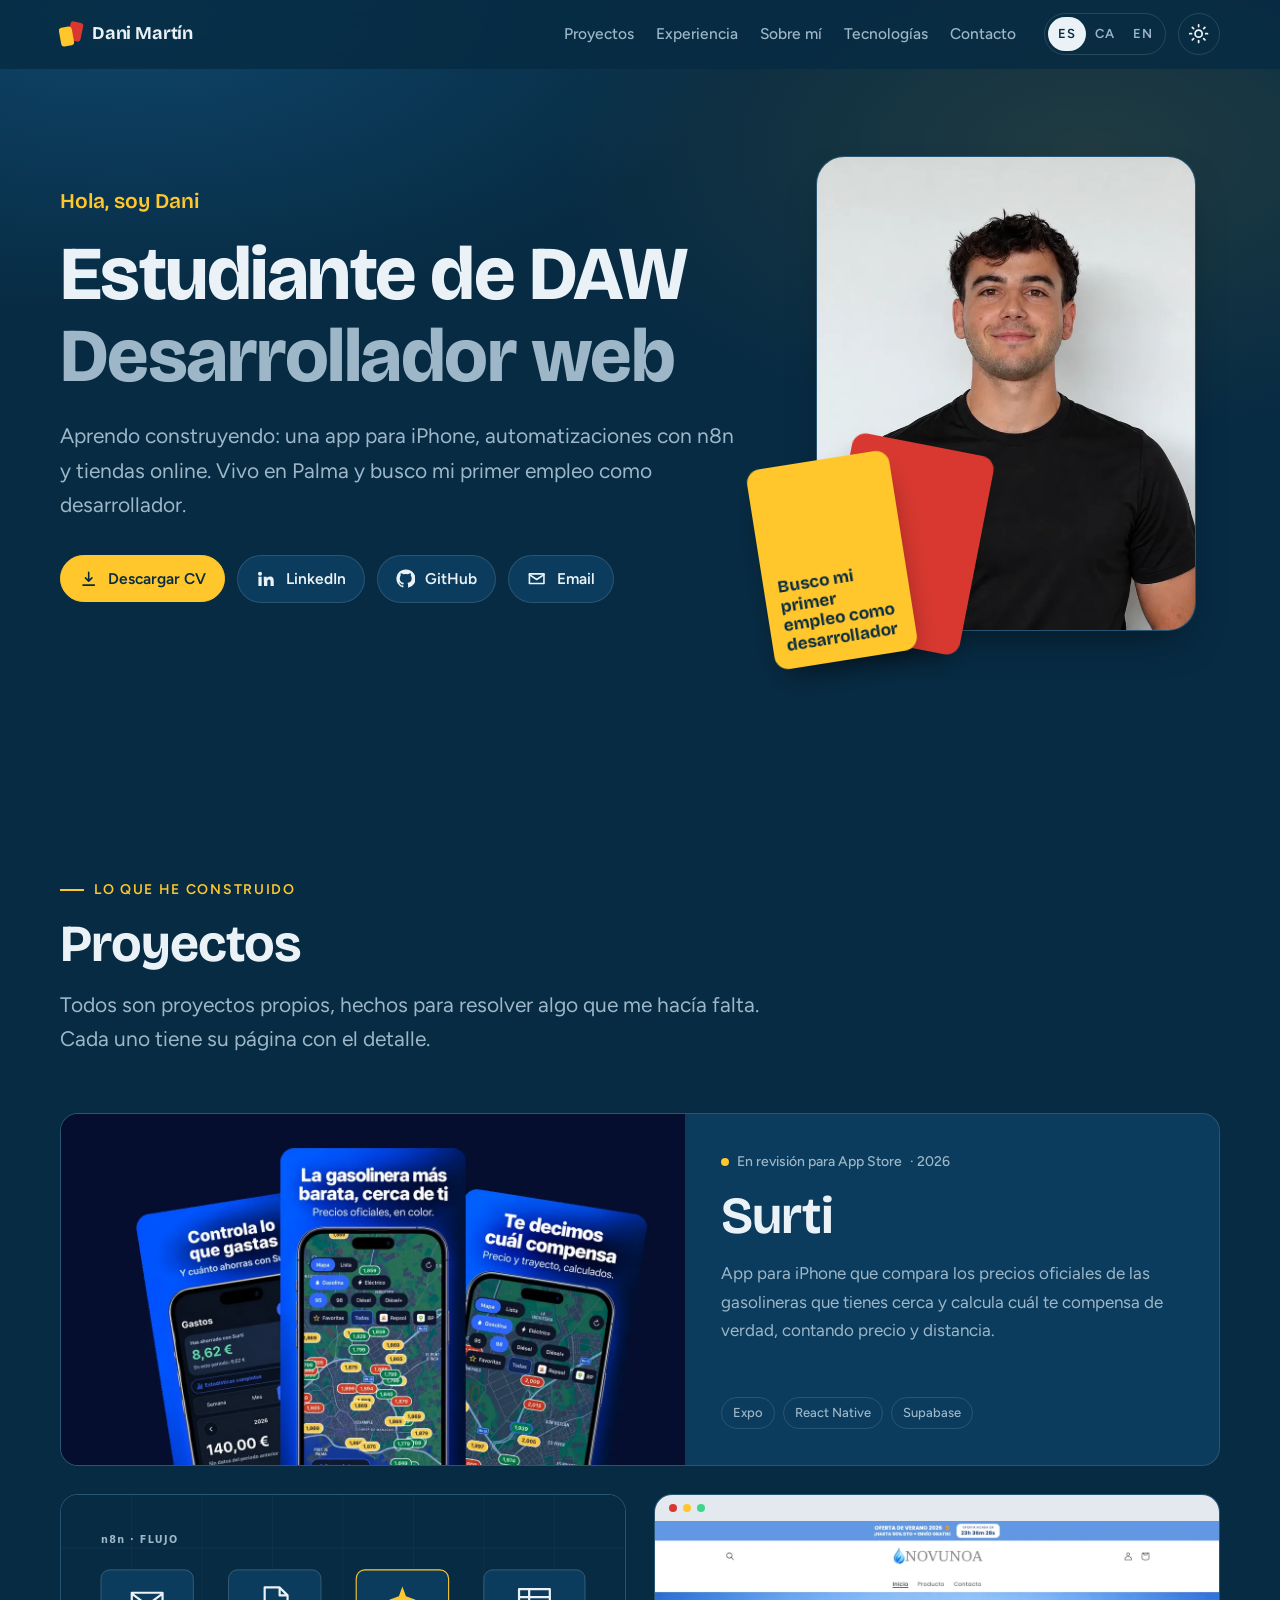
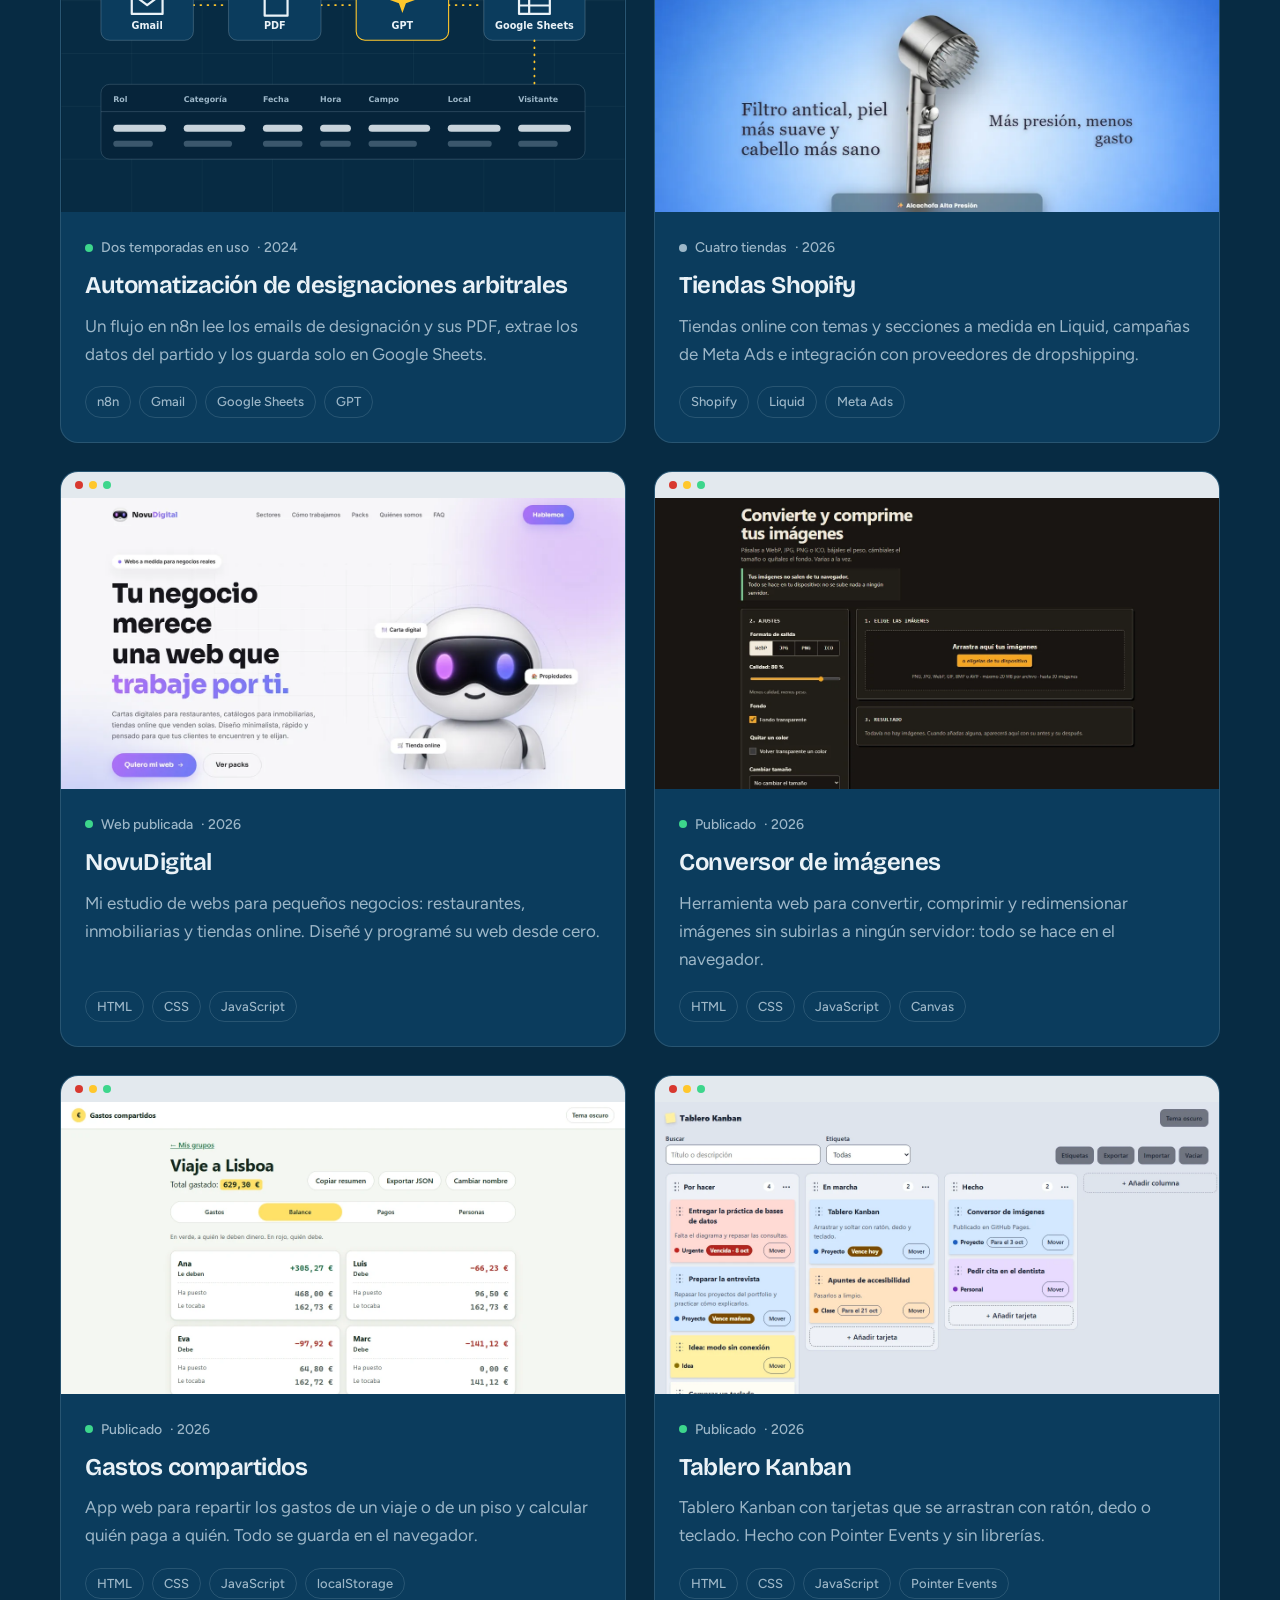
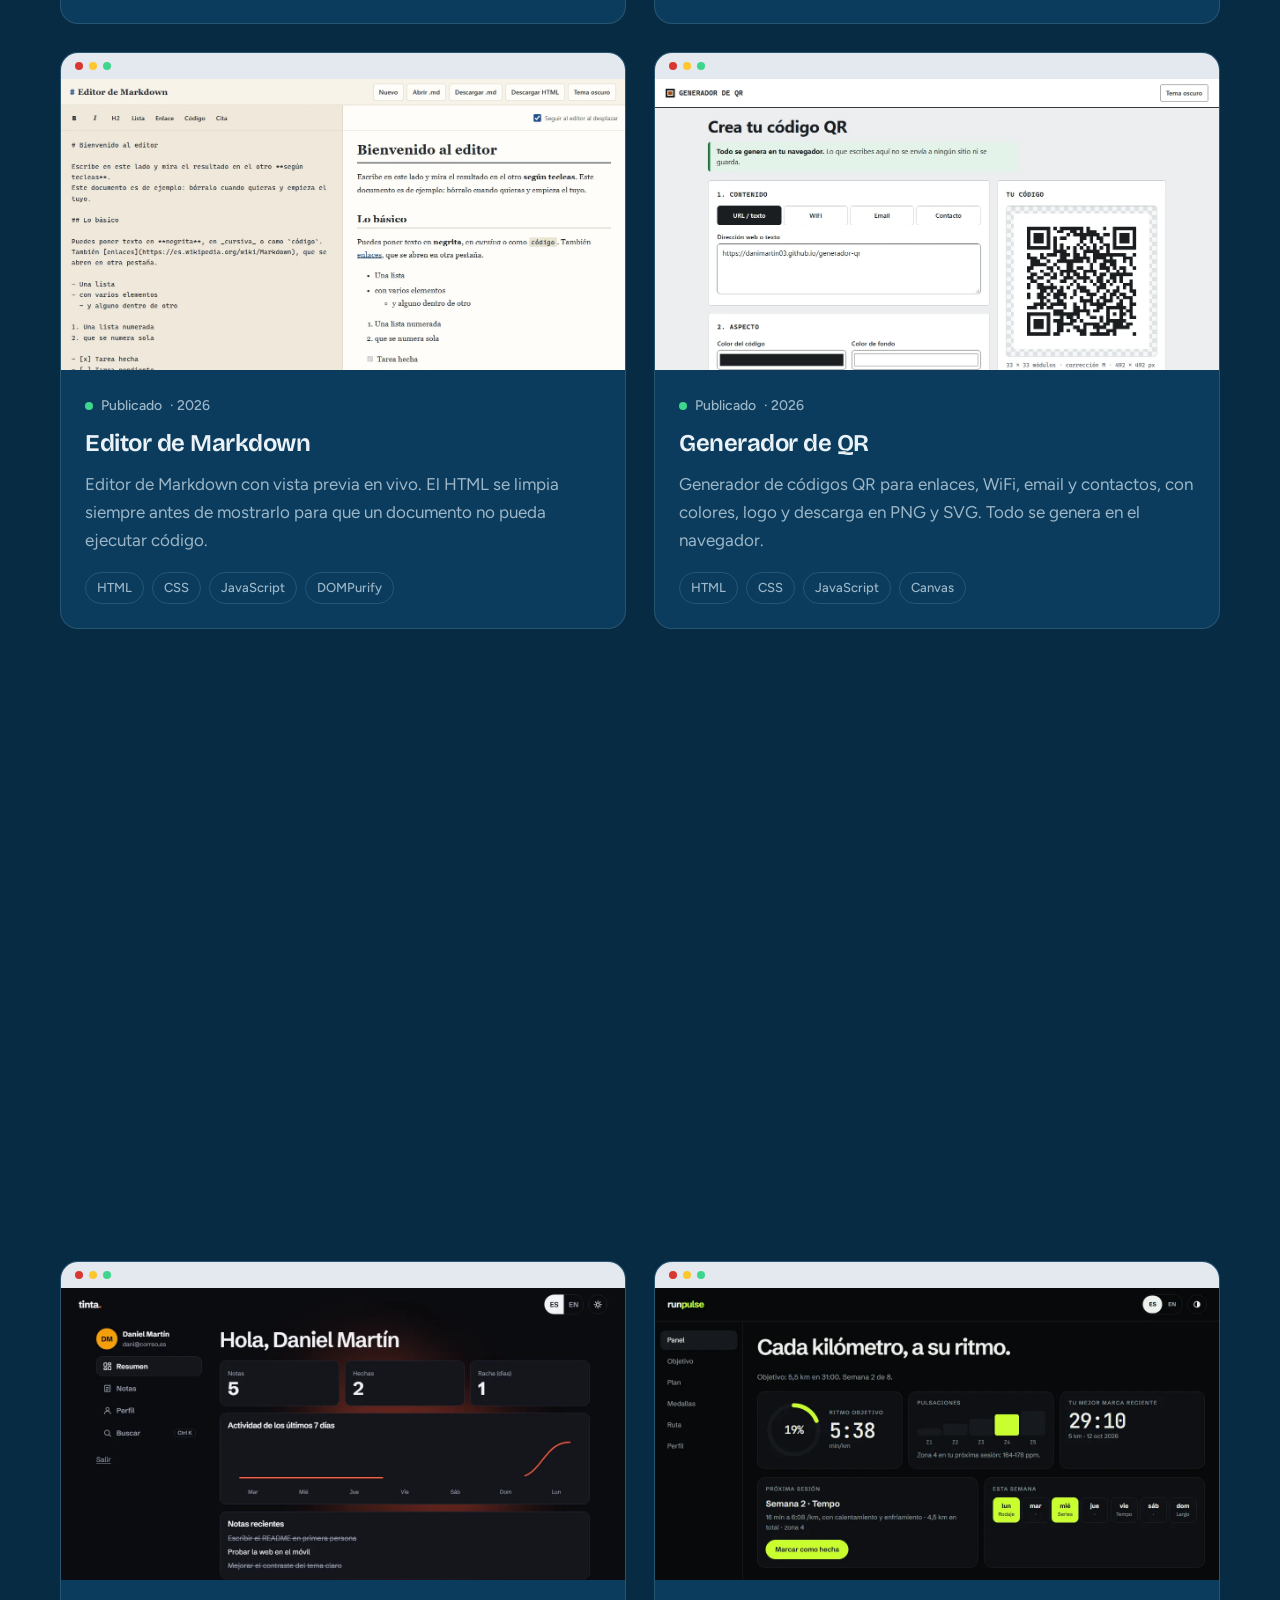
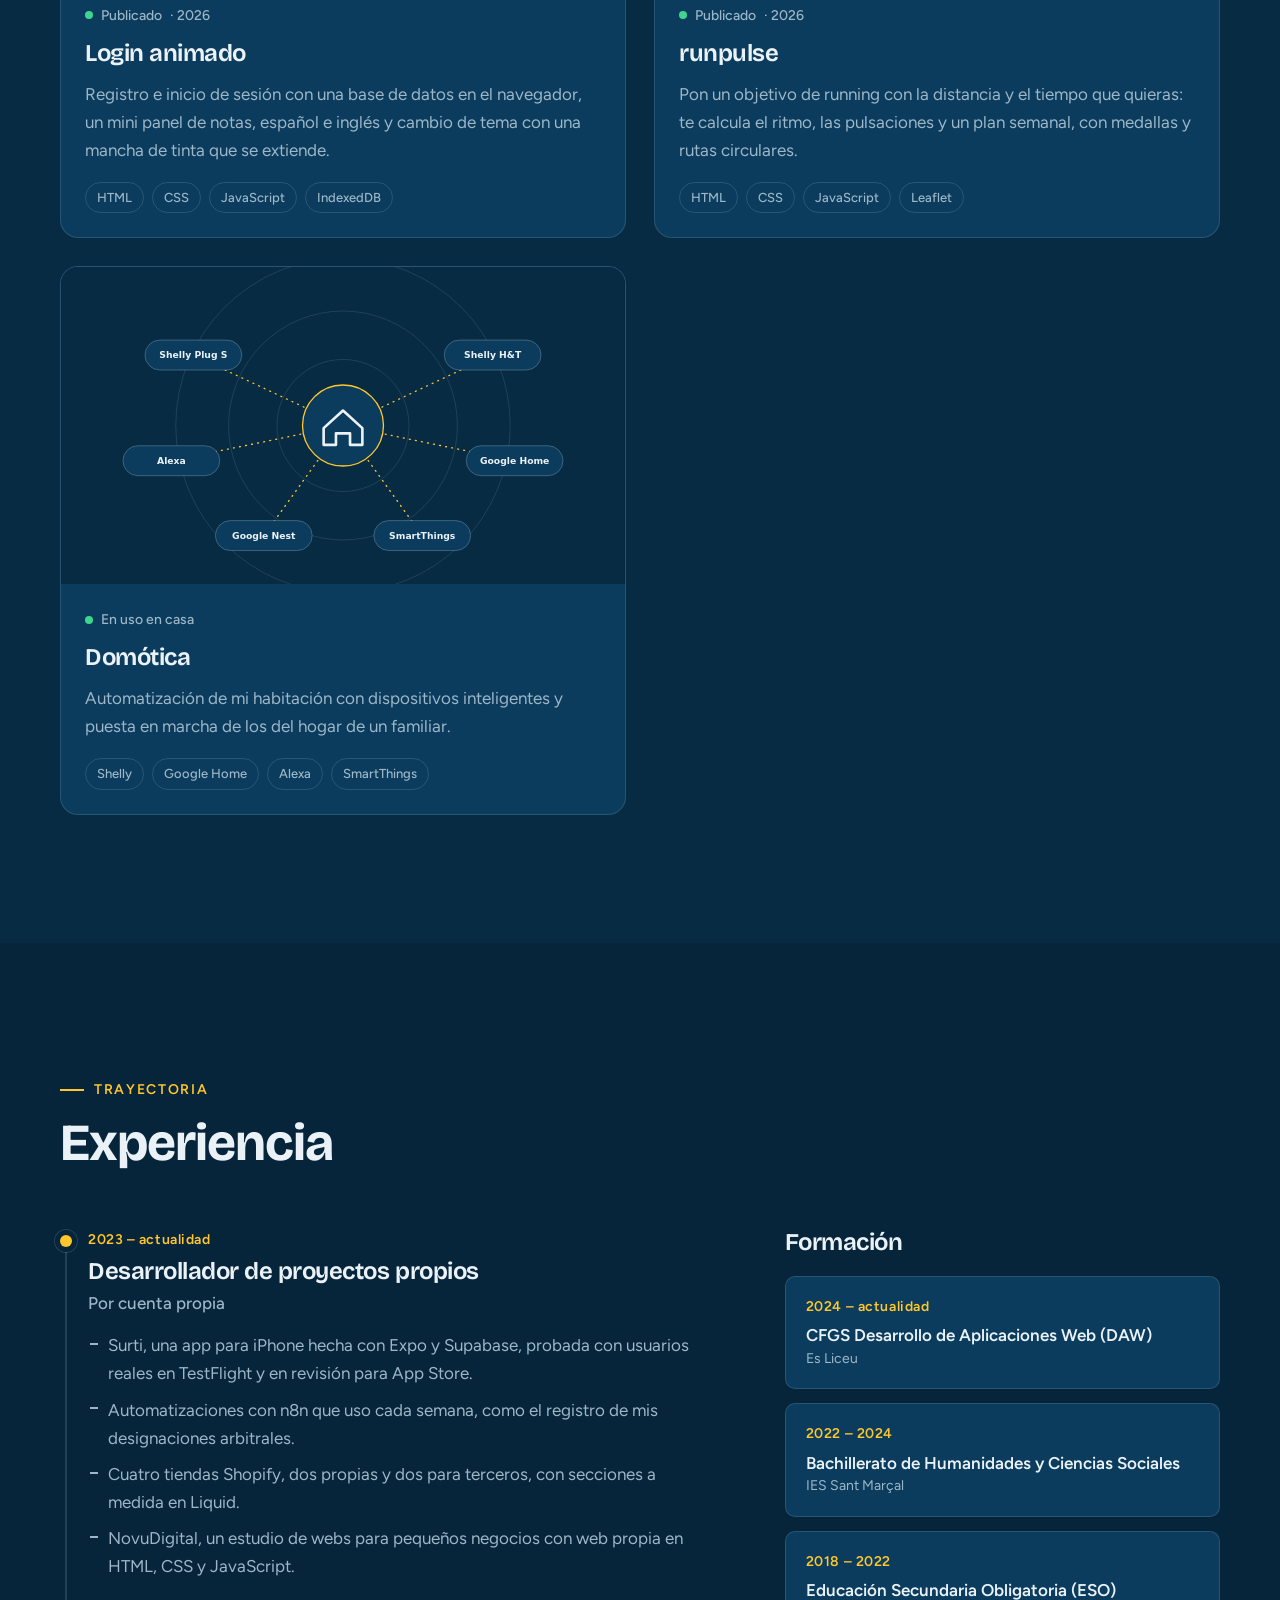
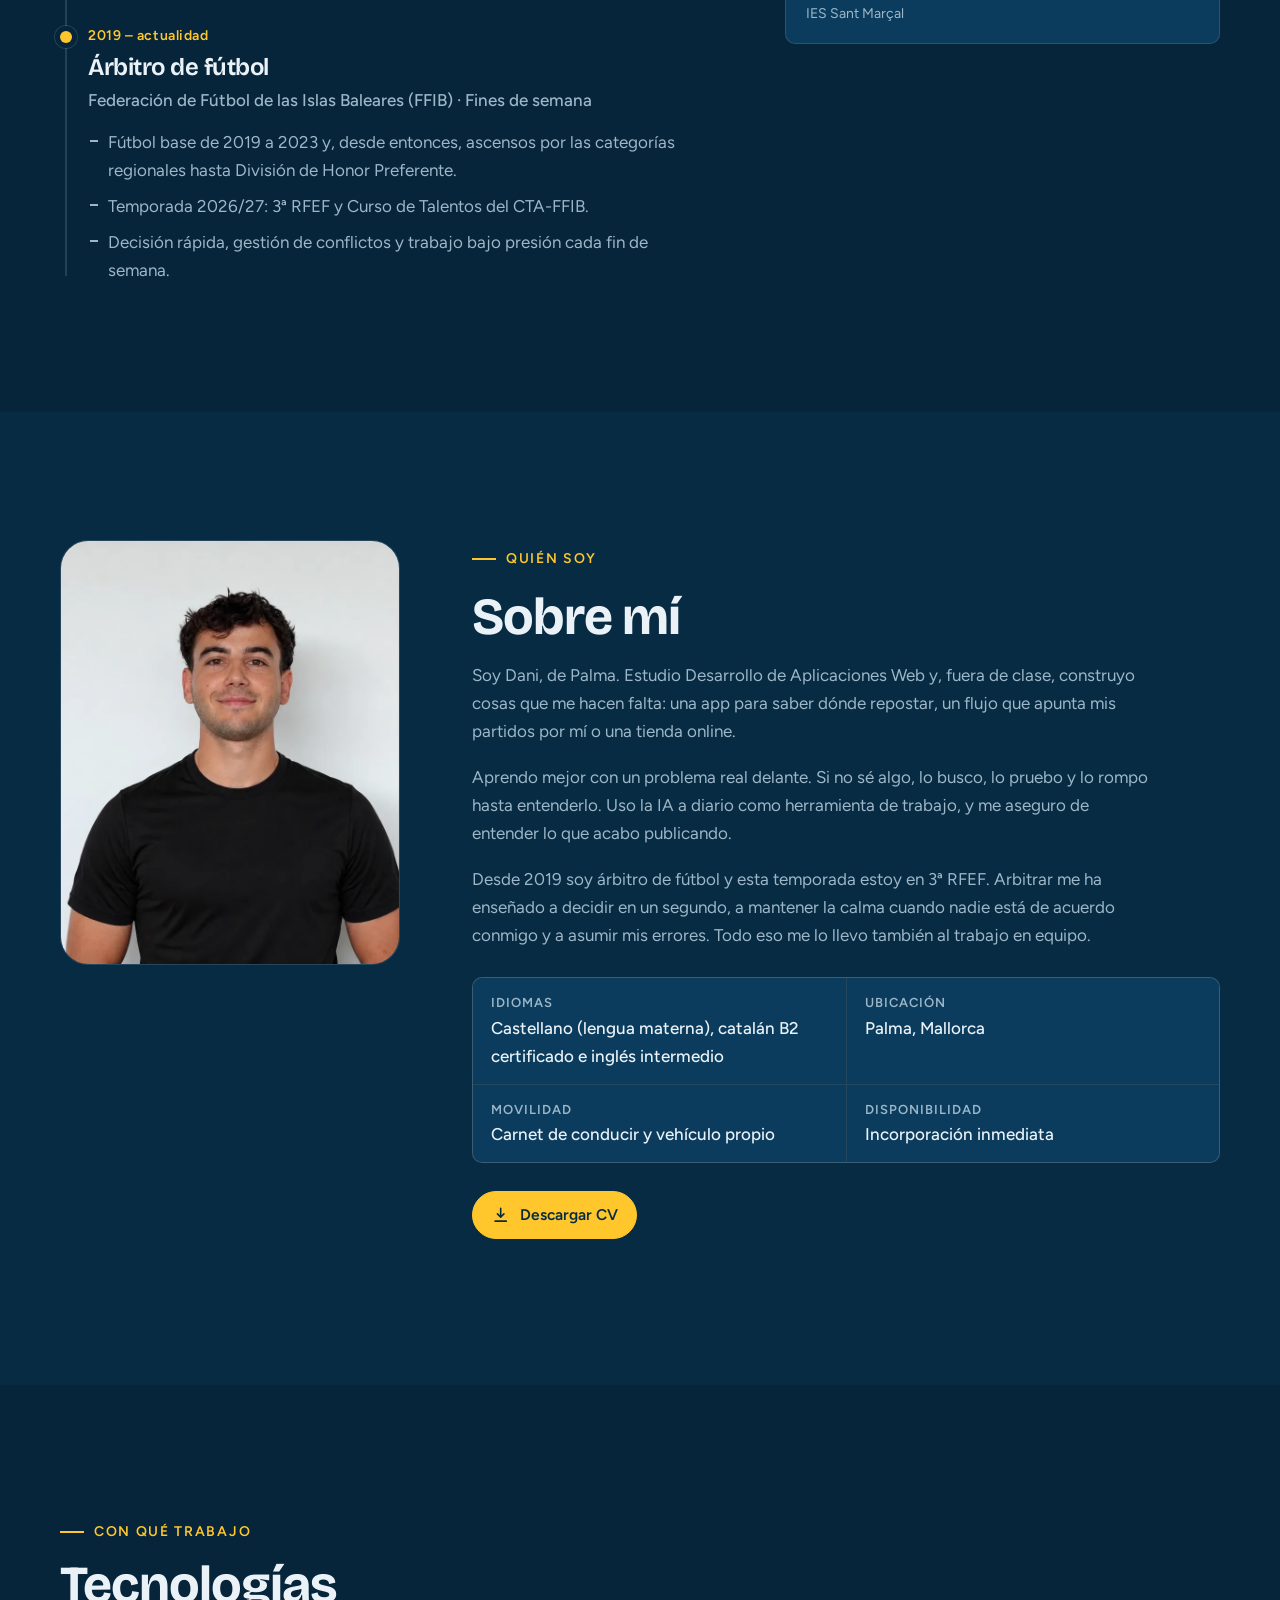
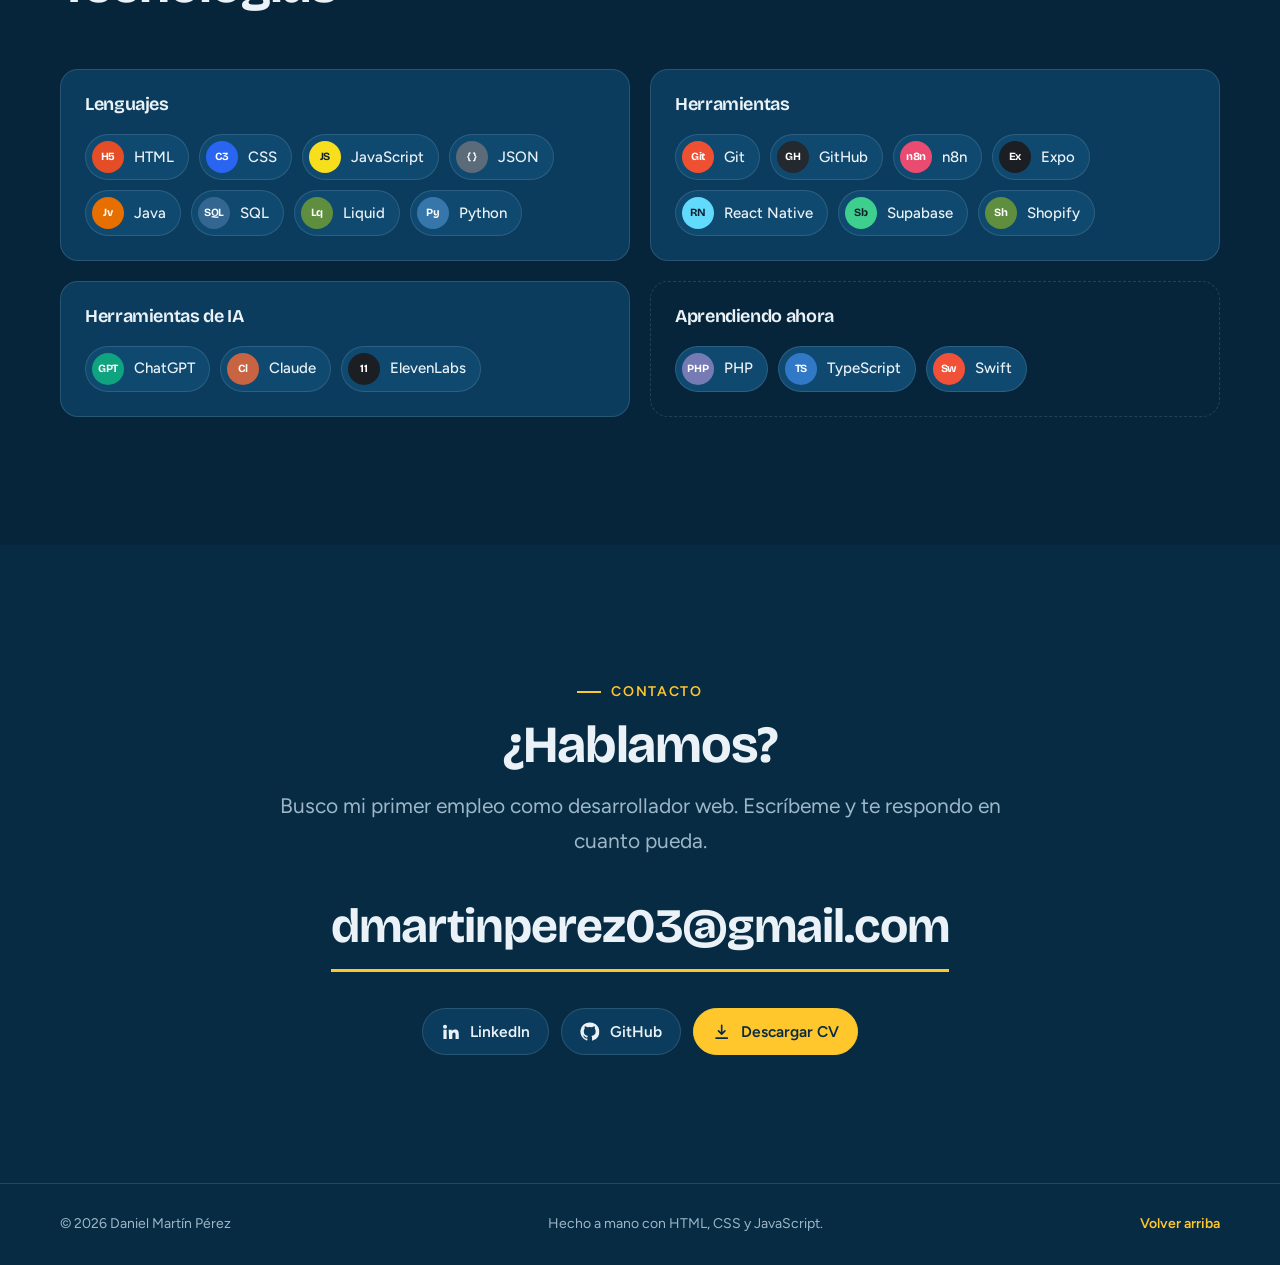
<file: index.html>
<!DOCTYPE html>
<html lang="es" data-theme="dark">
<head>
  <meta charset="utf-8">
  <meta name="viewport" content="width=device-width, initial-scale=1">
  <title data-i18n="meta.title">Dani Martín · Desarrollador web en Palma</title>
  <meta name="description" data-i18n-attr="content=meta.desc" content="Portfolio de Daniel Martín Pérez, estudiante de DAW en Palma. Proyectos propios: app para iPhone, automatizaciones con n8n y tiendas Shopify.">
  <meta name="author" content="Daniel Martín Pérez">
  <meta name="theme-color" content="#072B43">
  <link rel="canonical" href="https://danimartin03.github.io/">

  <!-- Open Graph / Twitter Card -->
  <meta property="og:type" content="website">
  <meta property="og:url" content="https://danimartin03.github.io/">
  <meta property="og:title" content="Dani Martín · Desarrollador web en Palma">
  <meta property="og:description" content="Estudiante de DAW. Proyectos propios: app para iPhone, automatizaciones con n8n y tiendas Shopify.">
  <meta property="og:image" content="https://danimartin03.github.io/assets/img/og.jpg">
  <meta property="og:locale" content="es_ES">
  <meta name="twitter:card" content="summary_large_image">
  <meta name="twitter:title" content="Dani Martín · Desarrollador web en Palma">
  <meta name="twitter:description" content="Estudiante de DAW. Proyectos propios: app para iPhone, automatizaciones con n8n y tiendas Shopify.">
  <meta name="twitter:image" content="https://danimartin03.github.io/assets/img/og.jpg">

  <link rel="icon" href="favicon.svg" type="image/svg+xml">

  <!-- Se ejecuta antes de pintar: aplica el tema guardado y avisa al CSS de que hay JS -->
  <script>
    (function () {
      var root = document.documentElement;
      root.classList.add('js');
      try {
        var saved = localStorage.getItem('theme');
        if (saved === 'light' || saved === 'dark') root.setAttribute('data-theme', saved);
      } catch (e) { /* sin acceso a localStorage: se queda el tema oscuro */ }
    })();
  </script>

  <link rel="preconnect" href="https://fonts.googleapis.com">
  <link rel="preconnect" href="https://fonts.gstatic.com" crossorigin>
  <link href="https://fonts.googleapis.com/css2?family=Bricolage+Grotesque:opsz,wght@12..96,400..800&family=Figtree:wght@400;500;600&display=swap" rel="stylesheet">

  <link rel="stylesheet" href="css/base.css">
  <link rel="stylesheet" href="css/layout.css">
  <link rel="stylesheet" href="css/components.css">
  <link rel="stylesheet" href="css/animations.css">
</head>
<body>
  <a class="skip-link" href="#contenido" data-i18n="a11y.skip">Saltar al contenido</a>
  <div class="progress" aria-hidden="true"><span class="progress__bar"></span></div>

  <!-- ============ CABECERA ============ -->
  <header class="header">
    <div class="container header__inner">
      <a class="logo" href="#inicio" aria-label="Dani Martín, inicio" data-i18n-attr="aria-label=a11y.home">
        <span class="logo__cards" aria-hidden="true"><i></i><i></i></span>
        Dani Martín
      </a>

      <button class="icon-btn header__toggle" type="button" aria-expanded="false" aria-controls="menu" aria-label="Abrir menú" data-i18n-attr="aria-label=a11y.menu">
        <svg class="icon icon--open" aria-hidden="true"><use href="assets/icons/sprite.svg#menu"/></svg>
        <svg class="icon icon--close" aria-hidden="true"><use href="assets/icons/sprite.svg#close"/></svg>
      </button>

      <div class="header__menu" id="menu">
        <nav class="nav" aria-label="Principal" data-i18n-attr="aria-label=a11y.nav">
          <a class="nav__link" href="#proyectos" data-i18n="nav.projects">Proyectos</a>
          <a class="nav__link" href="#experiencia" data-i18n="nav.experience">Experiencia</a>
          <a class="nav__link" href="#sobre-mi" data-i18n="nav.about">Sobre mí</a>
          <a class="nav__link" href="#tecnologias" data-i18n="nav.tech">Tecnologías</a>
          <a class="nav__link" href="#contacto" data-i18n="nav.contact">Contacto</a>
        </nav>

        <div class="header__tools">
          <div class="lang" role="group" aria-label="Idioma" data-i18n-attr="aria-label=a11y.lang">
            <button class="lang__btn" type="button" data-lang="es" aria-pressed="true" lang="es" title="Castellano">ES</button>
            <button class="lang__btn" type="button" data-lang="ca" aria-pressed="false" lang="ca" title="Català">CA</button>
            <button class="lang__btn" type="button" data-lang="en" aria-pressed="false" lang="en" title="English">EN</button>
          </div>
          <button class="icon-btn theme-toggle" type="button" aria-label="Cambiar entre tema claro y oscuro" data-i18n-attr="aria-label=a11y.theme">
            <svg class="icon icon--sun" aria-hidden="true"><use href="assets/icons/sprite.svg#sun"/></svg>
            <svg class="icon icon--moon" aria-hidden="true"><use href="assets/icons/sprite.svg#moon"/></svg>
          </button>
        </div>
      </div>
    </div>
  </header>

  <main id="contenido">

    <!-- ============ PORTADA ============ -->
    <section class="hero" id="inicio">
      <div class="container hero__grid">
        <div class="hero__text">
          <p class="hero__hello hero-in" style="--d:0" data-i18n="hero.hello">Hola, soy Dani</p>
          <h1 class="hero__title hero-in" style="--d:1">
            <span data-i18n="hero.title1">Estudiante de DAW</span>
            <span class="hero__title-sep" aria-hidden="true">·</span>
            <span class="hero__title-accent" data-i18n="hero.title2">Desarrollador web</span>
          </h1>
          <p class="hero__lead hero-in" style="--d:2" data-i18n="hero.lead">Aprendo construyendo: una app para iPhone, automatizaciones con n8n y tiendas online. Vivo en Palma y busco mi primer empleo como desarrollador.</p>

          <ul class="hero__actions hero-in" style="--d:3">
            <li><a class="btn btn--primary" href="assets/cv/CV_Daniel_Martin_Perez.pdf" download>
              <svg class="icon" aria-hidden="true"><use href="assets/icons/sprite.svg#download"/></svg>
              <span data-i18n="cta.cv">Descargar CV</span></a></li>
            <li><a class="btn" href="https://www.linkedin.com/in/daniel-martin-perez-b0a5b6442" target="_blank" rel="noopener">
              <svg class="icon" aria-hidden="true"><use href="assets/icons/sprite.svg#linkedin"/></svg>LinkedIn</a></li>
            <li><a class="btn" href="https://github.com/danimartin03" target="_blank" rel="noopener">
              <svg class="icon" aria-hidden="true"><use href="assets/icons/sprite.svg#github"/></svg>GitHub</a></li>
            <li><a class="btn" href="mailto:dmartinperez03@gmail.com">
              <svg class="icon" aria-hidden="true"><use href="assets/icons/sprite.svg#mail"/></svg>
              <span data-i18n="cta.email">Email</span></a></li>
          </ul>
        </div>

        <div class="hero__visual">
          <div class="hero__photo hero-in" style="--d:2">
            <img src="assets/img/dani.webp" width="720" height="900" alt="Retrato de Dani Martín con camiseta negra" data-i18n-attr="alt=hero.photoAlt" fetchpriority="high">
          </div>
          <!-- Las dos tarjetas de árbitro: caen al final de la secuencia de entrada -->
          <div class="ref-card ref-card--red" aria-hidden="true"></div>
          <p class="ref-card ref-card--yellow" data-i18n="hero.card">Busco mi primer empleo como desarrollador</p>
        </div>
      </div>
    </section>

    <!-- ============ PROYECTOS ============ -->
    <section class="section" id="proyectos" aria-labelledby="t-proyectos">
      <div class="container">
        <header class="section__head" data-reveal>
          <p class="eyebrow reveal" data-i18n="projects.eyebrow">Lo que he construido</p>
          <h2 class="section__title reveal" id="t-proyectos" data-i18n="projects.title">Proyectos</h2>
          <p class="section__intro reveal" data-i18n="projects.intro">Todos son proyectos propios, hechos para resolver algo que me hacía falta. Cada uno tiene su página con el detalle.</p>
        </header>

        <div class="projects" data-reveal>

          <article class="card card--featured reveal">
            <div class="card__media">
              <img src="assets/img/proyectos/surti-cover.webp" width="1280" height="720" loading="lazy" alt="Tres pantallas de Surti: gastos, mapa de precios y mejor opción" data-i18n-attr="alt=surti.coverAlt">
              <img class="card__media-hover" src="assets/img/proyectos/surti-web.webp" width="1280" height="720" loading="lazy" alt="">
              <span class="card__cta" aria-hidden="true"><span data-i18n="projects.view">Ver proyecto</span>
                <svg class="icon"><use href="assets/icons/sprite.svg#arrow-right"/></svg></span>
            </div>
            <div class="card__body">
              <p class="card__status"><span class="dot dot--yellow"></span><span data-i18n="surti.status">En revisión para App Store</span> · 2026</p>
              <h3 class="card__title"><a href="proyectos/surti.html">Surti</a></h3>
              <p class="card__desc" data-i18n="surti.card">App para iPhone que compara los precios oficiales de las gasolineras que tienes cerca y calcula cuál te compensa de verdad, contando precio y distancia.</p>
              <ul class="tags" aria-label="Tecnologías" data-i18n-attr="aria-label=a11y.techList">
                <li>Expo</li><li>React Native</li><li>Supabase</li>
              </ul>
            </div>
          </article>

          <article class="card reveal">
            <div class="card__media">
              <img src="assets/img/proyectos/designaciones.svg" width="1280" height="720" loading="lazy" alt="Esquema del flujo: Gmail, PDF, GPT y Google Sheets" data-i18n-attr="alt=n8n.coverAlt">
              <span class="card__cta" aria-hidden="true"><span data-i18n="projects.view">Ver proyecto</span>
                <svg class="icon"><use href="assets/icons/sprite.svg#arrow-right"/></svg></span>
            </div>
            <div class="card__body">
              <p class="card__status"><span class="dot dot--green"></span><span data-i18n="n8n.status">Dos temporadas en uso</span> · 2024</p>
              <h3 class="card__title"><a href="proyectos/designaciones.html" data-i18n="n8n.title">Automatización de designaciones arbitrales</a></h3>
              <p class="card__desc" data-i18n="n8n.card">Un flujo en n8n lee los emails de designación y sus PDF, extrae los datos del partido y los guarda solo en Google Sheets.</p>
              <ul class="tags" aria-label="Tecnologías" data-i18n-attr="aria-label=a11y.techList">
                <li>n8n</li><li>Gmail</li><li>Google Sheets</li><li>GPT</li>
              </ul>
            </div>
          </article>

          <article class="card reveal">
            <div class="card__media card__media--browser">
              <img src="assets/img/proyectos/tienda-web.webp" width="1280" height="720" loading="lazy" alt="Página de inicio de una de mis tiendas en Shopify" data-i18n-attr="alt=shop.coverAlt">
              <span class="card__cta" aria-hidden="true"><span data-i18n="projects.view">Ver proyecto</span>
                <svg class="icon"><use href="assets/icons/sprite.svg#arrow-right"/></svg></span>
            </div>
            <div class="card__body">
              <p class="card__status"><span class="dot"></span><span data-i18n="shop.status">Cuatro tiendas</span> · 2026</p>
              <h3 class="card__title"><a href="proyectos/tiendas-shopify.html" data-i18n="shop.title">Tiendas Shopify</a></h3>
              <p class="card__desc" data-i18n="shop.card">Tiendas online con temas y secciones a medida en Liquid, campañas de Meta Ads e integración con proveedores de dropshipping.</p>
              <ul class="tags" aria-label="Tecnologías" data-i18n-attr="aria-label=a11y.techList">
                <li>Shopify</li><li>Liquid</li><li>Meta Ads</li>
              </ul>
            </div>
          </article>

          <article class="card reveal">
            <div class="card__media card__media--browser">
              <img src="assets/img/proyectos/novudigital-web.webp" width="1280" height="720" loading="lazy" alt="Página de inicio de NovuDigital" data-i18n-attr="alt=novu.coverAlt">
              <span class="card__cta" aria-hidden="true"><span data-i18n="projects.view">Ver proyecto</span>
                <svg class="icon"><use href="assets/icons/sprite.svg#arrow-right"/></svg></span>
            </div>
            <div class="card__body">
              <p class="card__status"><span class="dot dot--green"></span><span data-i18n="novu.status">Web publicada</span> · 2026</p>
              <h3 class="card__title"><a href="proyectos/novudigital.html">NovuDigital</a></h3>
              <p class="card__desc" data-i18n="novu.card">Mi estudio de webs para pequeños negocios: restaurantes, inmobiliarias y tiendas online. Diseñé y programé su web desde cero.</p>
              <ul class="tags" aria-label="Tecnologías" data-i18n-attr="aria-label=a11y.techList">
                <li>HTML</li><li>CSS</li><li>JavaScript</li>
              </ul>
            </div>
          </article>

          <article class="card reveal">
            <div class="card__media card__media--browser">
              <img src="assets/img/proyectos/conversor-imagenes-web.webp" width="1280" height="720" loading="lazy" alt="Pantalla del conversor de imágenes, con los ajustes a la izquierda y la zona para arrastrar las imágenes" data-i18n-attr="alt=conv.coverAlt">
              <span class="card__cta" aria-hidden="true"><span data-i18n="projects.view">Ver proyecto</span>
                <svg class="icon"><use href="assets/icons/sprite.svg#arrow-right"/></svg></span>
            </div>
            <div class="card__body">
              <p class="card__status"><span class="dot dot--green"></span><span data-i18n="conv.status">Publicado</span> · 2026</p>
              <h3 class="card__title"><a href="proyectos/conversor-imagenes.html" data-i18n="conv.title">Conversor de imágenes</a></h3>
              <p class="card__desc" data-i18n="conv.card">Herramienta web para convertir, comprimir y redimensionar imágenes sin subirlas a ningún servidor: todo se hace en el navegador.</p>
              <ul class="tags" aria-label="Tecnologías" data-i18n-attr="aria-label=a11y.techList">
                <li>HTML</li><li>CSS</li><li>JavaScript</li><li>Canvas</li>
              </ul>
            </div>
          </article>

          <article class="card reveal">
            <div class="card__media card__media--browser">
              <img src="assets/img/proyectos/gastos-compartidos-web.webp" width="1280" height="720" loading="lazy" alt="Pantalla de balance de Gastos compartidos, con lo que debe o le deben a cada persona de un grupo de ejemplo" data-i18n-attr="alt=gast.coverAlt">
              <span class="card__cta" aria-hidden="true"><span data-i18n="projects.view">Ver proyecto</span>
                <svg class="icon"><use href="assets/icons/sprite.svg#arrow-right"/></svg></span>
            </div>
            <div class="card__body">
              <p class="card__status"><span class="dot dot--green"></span><span data-i18n="gast.status">Publicado</span> · 2026</p>
              <h3 class="card__title"><a href="proyectos/gastos-compartidos.html" data-i18n="gast.title">Gastos compartidos</a></h3>
              <p class="card__desc" data-i18n="gast.card">App web para repartir los gastos de un viaje o de un piso y calcular quién paga a quién. Todo se guarda en el navegador.</p>
              <ul class="tags" aria-label="Tecnologías" data-i18n-attr="aria-label=a11y.techList">
                <li>HTML</li><li>CSS</li><li>JavaScript</li><li>localStorage</li>
              </ul>
            </div>
          </article>

          <article class="card reveal">
            <div class="card__media card__media--browser">
              <img src="assets/img/proyectos/tablero-kanban-web.webp" width="1280" height="720" loading="lazy" alt="Tablero Kanban con tres columnas y tarjetas de colores con etiquetas y fechas límite" data-i18n-attr="alt=kan.coverAlt">
              <span class="card__cta" aria-hidden="true"><span data-i18n="projects.view">Ver proyecto</span>
                <svg class="icon"><use href="assets/icons/sprite.svg#arrow-right"/></svg></span>
            </div>
            <div class="card__body">
              <p class="card__status"><span class="dot dot--green"></span><span data-i18n="kan.status">Publicado</span> · 2026</p>
              <h3 class="card__title"><a href="proyectos/tablero-kanban.html" data-i18n="kan.title">Tablero Kanban</a></h3>
              <p class="card__desc" data-i18n="kan.card">Tablero Kanban con tarjetas que se arrastran con ratón, dedo o teclado. Hecho con Pointer Events y sin librerías.</p>
              <ul class="tags" aria-label="Tecnologías" data-i18n-attr="aria-label=a11y.techList">
                <li>HTML</li><li>CSS</li><li>JavaScript</li><li>Pointer Events</li>
              </ul>
            </div>
          </article>

          <article class="card reveal">
            <div class="card__media card__media--browser">
              <img src="assets/img/proyectos/editor-markdown-web.webp" width="1280" height="720" loading="lazy" alt="Editor de Markdown: a la izquierda el texto y a la derecha el documento con formato" data-i18n-attr="alt=md.coverAlt">
              <span class="card__cta" aria-hidden="true"><span data-i18n="projects.view">Ver proyecto</span>
                <svg class="icon"><use href="assets/icons/sprite.svg#arrow-right"/></svg></span>
            </div>
            <div class="card__body">
              <p class="card__status"><span class="dot dot--green"></span><span data-i18n="md.status">Publicado</span> · 2026</p>
              <h3 class="card__title"><a href="proyectos/editor-markdown.html" data-i18n="md.title">Editor de Markdown</a></h3>
              <p class="card__desc" data-i18n="md.card">Editor de Markdown con vista previa en vivo. El HTML se limpia siempre antes de mostrarlo para que un documento no pueda ejecutar código.</p>
              <ul class="tags" aria-label="Tecnologías" data-i18n-attr="aria-label=a11y.techList">
                <li>HTML</li><li>CSS</li><li>JavaScript</li><li>DOMPurify</li>
              </ul>
            </div>
          </article>

          <article class="card reveal">
            <div class="card__media card__media--browser">
              <img src="assets/img/proyectos/generador-qr-web.webp" width="1280" height="720" loading="lazy" alt="Generador de códigos QR: a la izquierda el formulario y a la derecha el código generado" data-i18n-attr="alt=qr.coverAlt">
              <span class="card__cta" aria-hidden="true"><span data-i18n="projects.view">Ver proyecto</span>
                <svg class="icon"><use href="assets/icons/sprite.svg#arrow-right"/></svg></span>
            </div>
            <div class="card__body">
              <p class="card__status"><span class="dot dot--green"></span><span data-i18n="qr.status">Publicado</span> · 2026</p>
              <h3 class="card__title"><a href="proyectos/generador-qr.html" data-i18n="qr.title">Generador de QR</a></h3>
              <p class="card__desc" data-i18n="qr.card">Generador de códigos QR para enlaces, WiFi, email y contactos, con colores, logo y descarga en PNG y SVG. Todo se genera en el navegador.</p>
              <ul class="tags" aria-label="Tecnologías" data-i18n-attr="aria-label=a11y.techList">
                <li>HTML</li><li>CSS</li><li>JavaScript</li><li>Canvas</li>
              </ul>
            </div>
          </article>

          <article class="card reveal">
            <div class="card__media card__media--browser">
              <img src="assets/img/proyectos/generador-facturas-web.webp" width="1280" height="720" loading="lazy" alt="Generador de facturas: a la izquierda el formulario y a la derecha la factura con su desglose de IVA" data-i18n-attr="alt=fac.coverAlt">
              <span class="card__cta" aria-hidden="true"><span data-i18n="projects.view">Ver proyecto</span>
                <svg class="icon"><use href="assets/icons/sprite.svg#arrow-right"/></svg></span>
            </div>
            <div class="card__body">
              <p class="card__status"><span class="dot dot--green"></span><span data-i18n="fac.status">Publicado</span> · 2026</p>
              <h3 class="card__title"><a href="proyectos/generador-facturas.html" data-i18n="fac.title">Generador de facturas</a></h3>
              <p class="card__desc" data-i18n="fac.card">Generador de facturas para autónomos en España, con IVA por tipos, retención de IRPF y descarga en PDF. Todo se queda en el navegador.</p>
              <ul class="tags" aria-label="Tecnologías" data-i18n-attr="aria-label=a11y.techList">
                <li>HTML</li><li>CSS</li><li>JavaScript</li><li>PDF</li>
              </ul>
            </div>
          </article>

          <article class="card reveal">
            <div class="card__media card__media--browser">
              <img src="assets/img/proyectos/pokedex-cartas-web.webp" width="1280" height="720" loading="lazy" alt="Álbum tipo binder de una expansión: dos páginas con las cartas que tengo en color y las que me faltan en gris" data-i18n-attr="alt=pok.coverAlt">
              <span class="card__cta" aria-hidden="true"><span data-i18n="projects.view">Ver proyecto</span>
                <svg class="icon"><use href="assets/icons/sprite.svg#arrow-right"/></svg></span>
            </div>
            <div class="card__body">
              <p class="card__status"><span class="dot dot--green"></span><span data-i18n="pok.status">Publicado</span> · 2026</p>
              <h3 class="card__title"><a href="proyectos/pokedex-cartas.html" data-i18n="pok.title">Pokédex y cartas</a></h3>
              <p class="card__desc" data-i18n="pok.card">Buscador de Pokémon y de cartas del juego de cartas, en español, inglés y japonés, con precios orientativos y álbumes tipo binder para llevar tu colección.</p>
              <ul class="tags" aria-label="Tecnologías" data-i18n-attr="aria-label=a11y.techList">
                <li>HTML</li><li>CSS</li><li>JavaScript</li><li>APIs</li>
              </ul>
            </div>
          </article>

          <article class="card reveal">
            <div class="card__media card__media--browser">
              <img src="assets/img/proyectos/login-animado-web.webp" width="1280" height="720" loading="lazy" alt="Panel de Tinta en tema oscuro con tres cifras, la gráfica de actividad de la semana y la lista de notas recientes" data-i18n-attr="alt=login.coverAlt">
              <span class="card__cta" aria-hidden="true"><span data-i18n="projects.view">Ver proyecto</span>
                <svg class="icon"><use href="assets/icons/sprite.svg#arrow-right"/></svg></span>
            </div>
            <div class="card__body">
              <p class="card__status"><span class="dot dot--green"></span><span data-i18n="login.status">Publicado</span> · 2026</p>
              <h3 class="card__title"><a href="proyectos/login-animado.html" data-i18n="login.title">Login animado</a></h3>
              <p class="card__desc" data-i18n="login.card">Registro e inicio de sesión con una base de datos en el navegador, un mini panel de notas, español e inglés y cambio de tema con una mancha de tinta que se extiende.</p>
              <ul class="tags" aria-label="Tecnologías" data-i18n-attr="aria-label=a11y.techList">
                <li>HTML</li><li>CSS</li><li>JavaScript</li><li>IndexedDB</li>
              </ul>
            </div>
          </article>

          <article class="card reveal">
            <div class="card__media card__media--browser">
              <img src="assets/img/proyectos/runpulse-web.webp" width="1280" height="720" loading="lazy" alt="Panel de runpulse en tema oscuro con el ritmo objetivo, las zonas de pulso, la mejor marca, la próxima sesión y la semana" data-i18n-attr="alt=run.coverAlt">
              <span class="card__cta" aria-hidden="true"><span data-i18n="projects.view">Ver proyecto</span>
                <svg class="icon"><use href="assets/icons/sprite.svg#arrow-right"/></svg></span>
            </div>
            <div class="card__body">
              <p class="card__status"><span class="dot dot--green"></span><span data-i18n="run.status">Publicado</span> · 2026</p>
              <h3 class="card__title"><a href="proyectos/runpulse.html" data-i18n="run.title">runpulse</a></h3>
              <p class="card__desc" data-i18n="run.card">Pon un objetivo de running con la distancia y el tiempo que quieras: te calcula el ritmo, las pulsaciones y un plan semanal, con medallas y rutas circulares.</p>
              <ul class="tags" aria-label="Tecnologías" data-i18n-attr="aria-label=a11y.techList">
                <li>HTML</li><li>CSS</li><li>JavaScript</li><li>Leaflet</li>
              </ul>
            </div>
          </article>

          <article class="card reveal">
            <div class="card__media">
              <img src="assets/img/proyectos/domotica.svg" width="1280" height="720" loading="lazy" alt="Ilustración de una casa conectada con seis dispositivos" data-i18n-attr="alt=domo.coverAlt">
              <span class="card__cta" aria-hidden="true"><span data-i18n="projects.view">Ver proyecto</span>
                <svg class="icon"><use href="assets/icons/sprite.svg#arrow-right"/></svg></span>
            </div>
            <div class="card__body">
              <p class="card__status"><span class="dot dot--green"></span><span data-i18n="domo.status">En uso en casa</span></p>
              <h3 class="card__title"><a href="proyectos/domotica.html" data-i18n="domo.title">Domótica</a></h3>
              <p class="card__desc" data-i18n="domo.card">Automatización de mi habitación con dispositivos inteligentes y puesta en marcha de los del hogar de un familiar.</p>
              <ul class="tags" aria-label="Tecnologías" data-i18n-attr="aria-label=a11y.techList">
                <li>Shelly</li><li>Google Home</li><li>Alexa</li><li>SmartThings</li>
              </ul>
            </div>
          </article>

        </div>
      </div>
    </section>

    <!-- ============ EXPERIENCIA Y FORMACIÓN ============ -->
    <section class="section section--alt" id="experiencia" aria-labelledby="t-experiencia">
      <div class="container">
        <header class="section__head" data-reveal>
          <p class="eyebrow reveal" data-i18n="exp.eyebrow">Trayectoria</p>
          <h2 class="section__title reveal" id="t-experiencia" data-i18n="exp.title">Experiencia</h2>
        </header>

        <div class="split">
          <ol class="timeline" data-reveal>
            <li class="timeline__item reveal">
              <p class="timeline__date" data-i18n="exp.dev.date">2023 – actualidad</p>
              <h3 class="timeline__role" data-i18n="exp.dev.role">Desarrollador de proyectos propios</h3>
              <p class="timeline__org" data-i18n="exp.dev.org">Por cuenta propia</p>
              <ul class="list">
                <li data-i18n="exp.dev.b1">Surti, una app para iPhone hecha con Expo y Supabase, probada con usuarios reales en TestFlight y en revisión para App Store.</li>
                <li data-i18n="exp.dev.b2">Automatizaciones con n8n que uso cada semana, como el registro de mis designaciones arbitrales.</li>
                <li data-i18n="exp.dev.b3">Cuatro tiendas Shopify, dos propias y dos para terceros, con secciones a medida en Liquid.</li>
                <li data-i18n="exp.dev.b4">NovuDigital, un estudio de webs para pequeños negocios con web propia en HTML, CSS y JavaScript.</li>
              </ul>
            </li>
            <li class="timeline__item reveal">
              <p class="timeline__date" data-i18n="exp.ref.date">2019 – actualidad</p>
              <h3 class="timeline__role" data-i18n="exp.ref.role">Árbitro de fútbol</h3>
              <p class="timeline__org" data-i18n="exp.ref.org">Federación de Fútbol de las Islas Baleares (FFIB) · Fines de semana</p>
              <ul class="list">
                <li data-i18n="exp.ref.b1">Fútbol base de 2019 a 2023 y, desde entonces, ascensos por las categorías regionales hasta División de Honor Preferente.</li>
                <li data-i18n="exp.ref.b2">Temporada 2026/27: 3ª RFEF y Curso de Talentos del CTA-FFIB.</li>
                <li data-i18n="exp.ref.b3">Decisión rápida, gestión de conflictos y trabajo bajo presión cada fin de semana.</li>
              </ul>
            </li>
          </ol>

          <div class="edu" data-reveal>
            <h3 class="edu__title reveal" data-i18n="edu.title">Formación</h3>
            <ul class="edu__list">
              <li class="edu__item reveal">
                <p class="timeline__date" data-i18n="edu.daw.date">2024 – actualidad</p>
                <p class="edu__name" data-i18n="edu.daw.name">CFGS Desarrollo de Aplicaciones Web (DAW)</p>
                <p class="edu__org">Es Liceu</p>
              </li>
              <li class="edu__item reveal">
                <p class="timeline__date">2022 – 2024</p>
                <p class="edu__name" data-i18n="edu.bach.name">Bachillerato de Humanidades y Ciencias Sociales</p>
                <p class="edu__org">IES Sant Marçal</p>
              </li>
              <li class="edu__item reveal">
                <p class="timeline__date">2018 – 2022</p>
                <p class="edu__name" data-i18n="edu.eso.name">Educación Secundaria Obligatoria (ESO)</p>
                <p class="edu__org">IES Sant Marçal</p>
              </li>
            </ul>
          </div>
        </div>
      </div>
    </section>

    <!-- ============ SOBRE MÍ ============ -->
    <section class="section" id="sobre-mi" aria-labelledby="t-sobre-mi">
      <div class="container about" data-reveal>
        <div class="about__photo reveal">
          <img src="assets/img/dani.webp" width="720" height="900" loading="lazy" alt="Dani Martín" >
        </div>
        <div class="about__text">
          <p class="eyebrow reveal" data-i18n="about.eyebrow">Quién soy</p>
          <h2 class="section__title reveal" id="t-sobre-mi" data-i18n="about.title">Sobre mí</h2>
          <p class="reveal" data-i18n="about.p1">Soy Dani, de Palma. Estudio Desarrollo de Aplicaciones Web y, fuera de clase, construyo cosas que me hacen falta: una app para saber dónde repostar, un flujo que apunta mis partidos por mí o una tienda online.</p>
          <p class="reveal" data-i18n="about.p2">Aprendo mejor con un problema real delante. Si no sé algo, lo busco, lo pruebo y lo rompo hasta entenderlo. Uso la IA a diario como herramienta de trabajo, y me aseguro de entender lo que acabo publicando.</p>
          <p class="reveal" data-i18n="about.p3">Desde 2019 soy árbitro de fútbol y esta temporada estoy en 3ª RFEF. Arbitrar me ha enseñado a decidir en un segundo, a mantener la calma cuando nadie está de acuerdo conmigo y a asumir mis errores. Todo eso me lo llevo también al trabajo en equipo.</p>

          <dl class="facts reveal">
            <div><dt data-i18n="facts.langs">Idiomas</dt>
              <dd data-i18n="facts.langsV">Castellano (lengua materna), catalán B2 certificado e inglés intermedio</dd></div>
            <div><dt data-i18n="facts.where">Ubicación</dt>
              <dd data-i18n="facts.whereV">Palma, Mallorca</dd></div>
            <div><dt data-i18n="facts.car">Movilidad</dt>
              <dd data-i18n="facts.carV">Carnet de conducir y vehículo propio</dd></div>
            <div><dt data-i18n="facts.avail">Disponibilidad</dt>
              <dd data-i18n="facts.availV">Incorporación inmediata</dd></div>
          </dl>

          <p class="reveal"><a class="btn btn--primary" href="assets/cv/CV_Daniel_Martin_Perez.pdf" download>
            <svg class="icon" aria-hidden="true"><use href="assets/icons/sprite.svg#download"/></svg>
            <span data-i18n="cta.cv">Descargar CV</span></a></p>
        </div>
      </div>
    </section>

    <!-- ============ TECNOLOGÍAS ============ -->
    <section class="section section--alt" id="tecnologias" aria-labelledby="t-tecnologias">
      <div class="container">
        <header class="section__head" data-reveal>
          <p class="eyebrow reveal" data-i18n="tech.eyebrow">Con qué trabajo</p>
          <h2 class="section__title reveal" id="t-tecnologias" data-i18n="tech.title">Tecnologías</h2>
        </header>

        <!-- El icono de cada tecnología es un distintivo hecho con CSS: --c es su color -->
        <div class="tech" data-reveal>
          <section class="tech__group reveal" aria-labelledby="tg-1">
            <h3 class="tech__title" id="tg-1" data-i18n="tech.langs">Lenguajes</h3>
            <ul class="tech__list">
              <li><span class="badge" style="--c:#E44D26" aria-hidden="true">H5</span>HTML</li>
              <li><span class="badge" style="--c:#2965F1" aria-hidden="true">C3</span>CSS</li>
              <li><span class="badge badge--dark" style="--c:#F7DF1E" aria-hidden="true">JS</span>JavaScript</li>
              <li><span class="badge" style="--c:#5B6B7A" aria-hidden="true">{ }</span>JSON</li>
              <li><span class="badge" style="--c:#E76F00" aria-hidden="true">Jv</span>Java</li>
              <li><span class="badge" style="--c:#336791" aria-hidden="true">SQL</span>SQL</li>
              <li><span class="badge" style="--c:#5E8E3E" aria-hidden="true">Lq</span>Liquid</li>
              <li><span class="badge" style="--c:#3776AB" aria-hidden="true">Py</span>Python</li>
            </ul>
          </section>
          <section class="tech__group reveal" aria-labelledby="tg-2">
            <h3 class="tech__title" id="tg-2" data-i18n="tech.tools">Herramientas</h3>
            <ul class="tech__list">
              <li><span class="badge" style="--c:#F05032" aria-hidden="true">Git</span>Git</li>
              <li><span class="badge" style="--c:#24292F" aria-hidden="true">GH</span>GitHub</li>
              <li><span class="badge" style="--c:#EA4B71" aria-hidden="true">n8n</span>n8n</li>
              <li><span class="badge" style="--c:#1B1F23" aria-hidden="true">Ex</span>Expo</li>
              <li><span class="badge badge--dark" style="--c:#61DAFB" aria-hidden="true">RN</span>React Native</li>
              <li><span class="badge badge--dark" style="--c:#3ECF8E" aria-hidden="true">Sb</span>Supabase</li>
              <li><span class="badge" style="--c:#5E8E3E" aria-hidden="true">Sh</span>Shopify</li>
            </ul>
          </section>
          <section class="tech__group reveal" aria-labelledby="tg-3">
            <h3 class="tech__title" id="tg-3" data-i18n="tech.ai">Herramientas de IA</h3>
            <ul class="tech__list">
              <li><span class="badge" style="--c:#10A37F" aria-hidden="true">GPT</span>ChatGPT</li>
              <li><span class="badge" style="--c:#C96442" aria-hidden="true">Cl</span>Claude</li>
              <li><span class="badge" style="--c:#1B1F23" aria-hidden="true">11</span>ElevenLabs</li>
            </ul>
          </section>
          <section class="tech__group tech__group--learning reveal" aria-labelledby="tg-4">
            <h3 class="tech__title" id="tg-4" data-i18n="tech.learning">Aprendiendo ahora</h3>
            <ul class="tech__list">
              <li><span class="badge" style="--c:#777BB4" aria-hidden="true">PHP</span>PHP</li>
              <li><span class="badge" style="--c:#3178C6" aria-hidden="true">TS</span>TypeScript</li>
              <li><span class="badge" style="--c:#F05138" aria-hidden="true">Sw</span>Swift</li>
            </ul>
          </section>
        </div>
      </div>
    </section>

    <!-- ============ CONTACTO ============ -->
    <section class="section contact" id="contacto" aria-labelledby="t-contacto">
      <div class="container" data-reveal>
        <p class="eyebrow reveal" data-i18n="contact.eyebrow">Contacto</p>
        <h2 class="section__title reveal" id="t-contacto" data-i18n="contact.title">¿Hablamos?</h2>
        <p class="section__intro reveal" data-i18n="contact.intro">Busco mi primer empleo como desarrollador web. Escríbeme y te respondo en cuanto pueda.</p>
        <p class="reveal"><a class="contact__mail" href="mailto:dmartinperez03@gmail.com">dmartinperez03@gmail.com</a></p>
        <ul class="hero__actions reveal">
          <li><a class="btn" href="https://www.linkedin.com/in/daniel-martin-perez-b0a5b6442" target="_blank" rel="noopener">
            <svg class="icon" aria-hidden="true"><use href="assets/icons/sprite.svg#linkedin"/></svg>LinkedIn</a></li>
          <li><a class="btn" href="https://github.com/danimartin03" target="_blank" rel="noopener">
            <svg class="icon" aria-hidden="true"><use href="assets/icons/sprite.svg#github"/></svg>GitHub</a></li>
          <li><a class="btn btn--primary" href="assets/cv/CV_Daniel_Martin_Perez.pdf" download>
            <svg class="icon" aria-hidden="true"><use href="assets/icons/sprite.svg#download"/></svg>
            <span data-i18n="cta.cv">Descargar CV</span></a></li>
        </ul>
      </div>
    </section>
  </main>

  <!-- ============ PIE ============ -->
  <footer class="footer">
    <div class="container footer__inner">
      <p>© <span data-year>2026</span> Daniel Martín Pérez</p>
      <p data-i18n="footer.made">Hecho a mano con HTML, CSS y JavaScript.</p>
      <a class="link" href="#inicio" data-i18n="footer.top">Volver arriba</a>
    </div>
  </footer>

  <script src="js/theme.js" defer></script>
  <script src="js/i18n.js" defer></script>
  <script src="js/reveal.js" defer></script>
  <script src="js/main.js" defer></script>
</body>
</html>
</file>
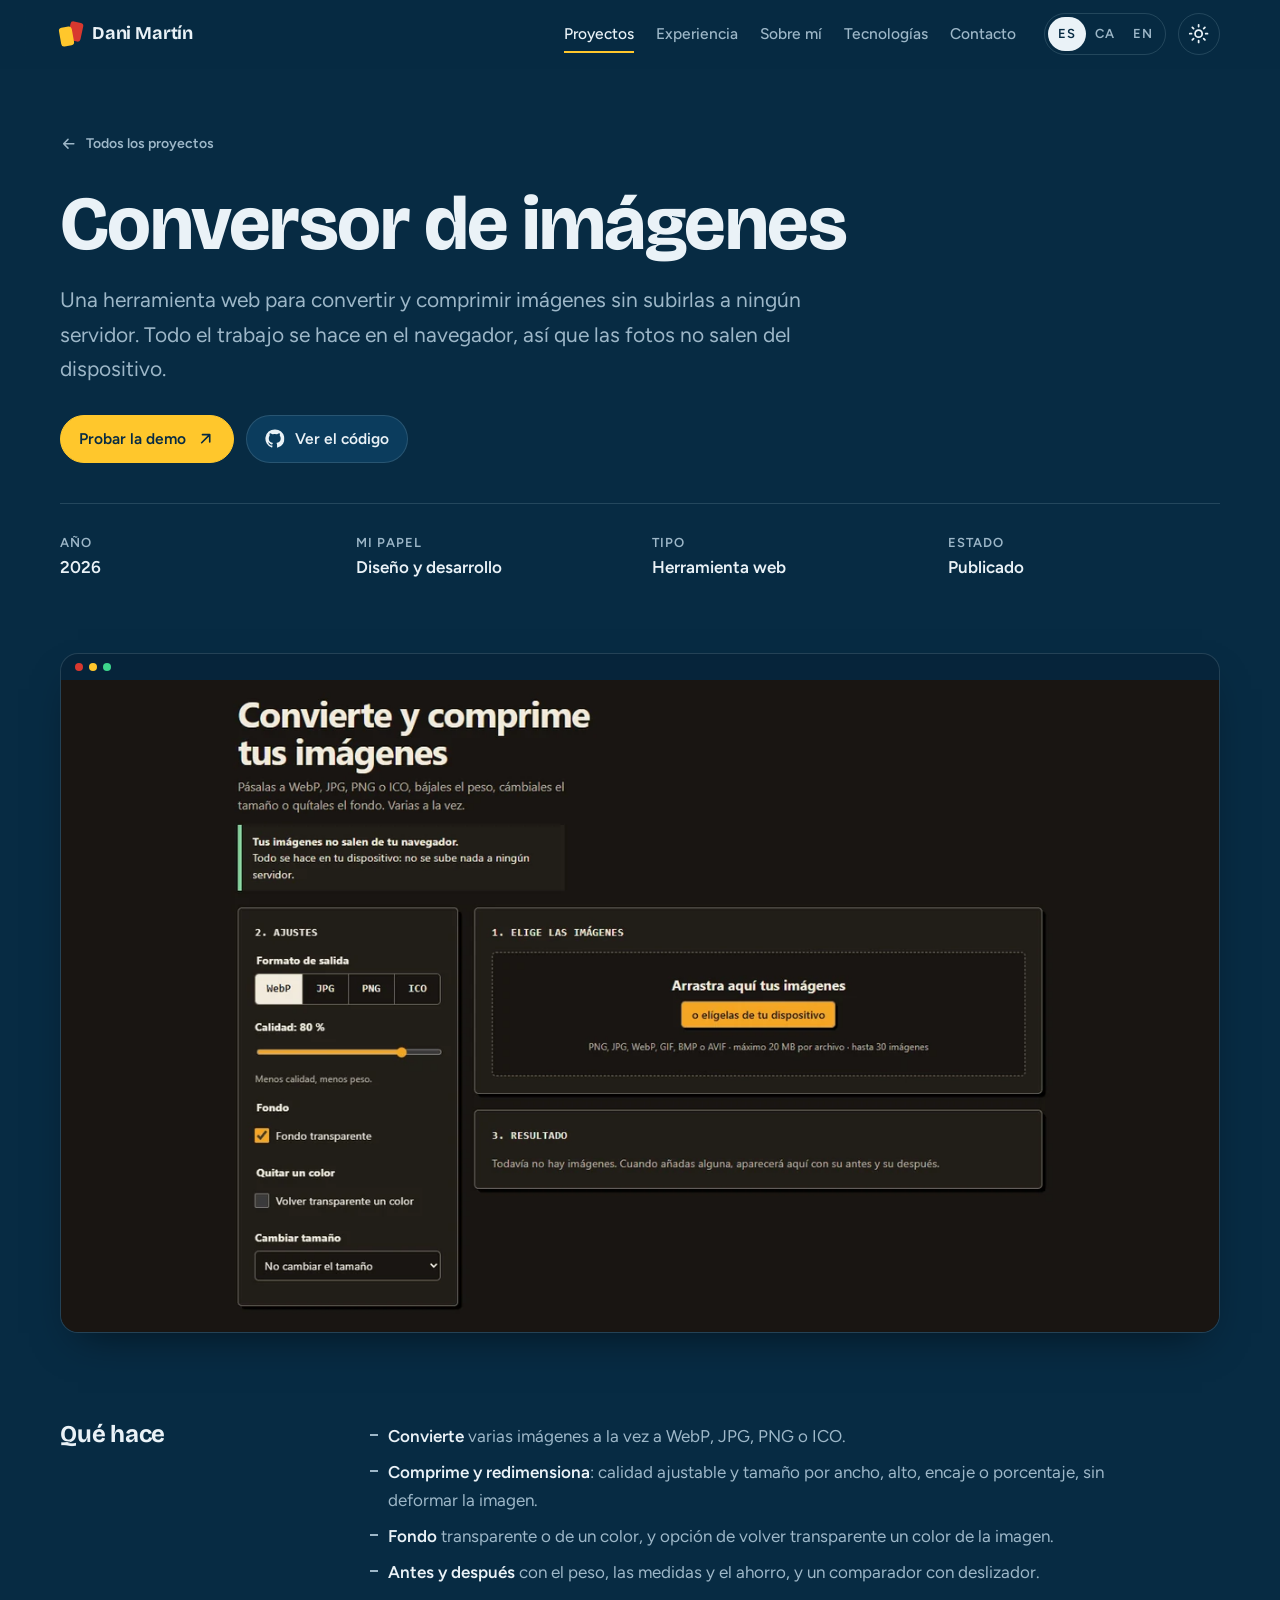
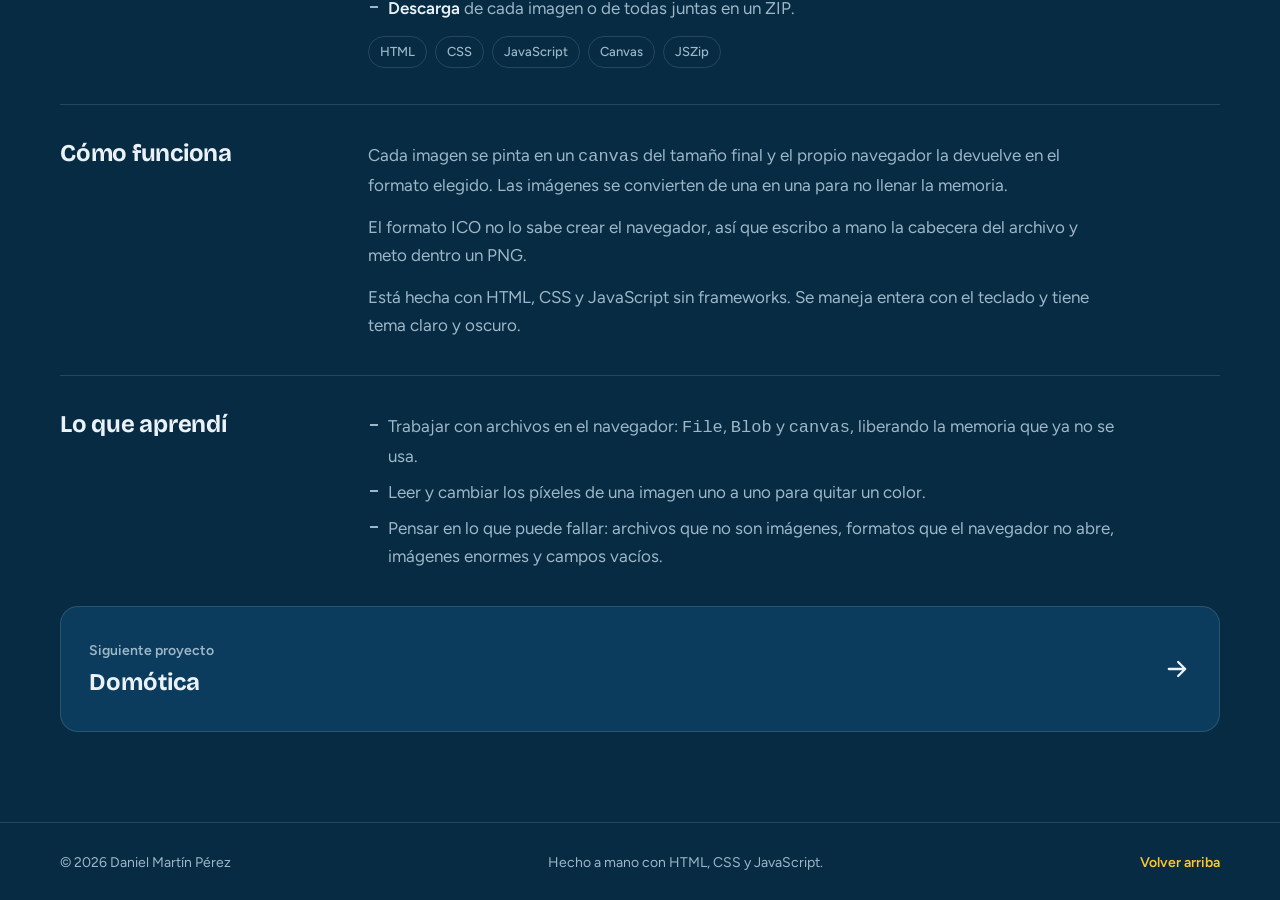
<file: proyectos/conversor-imagenes.html>
<!DOCTYPE html>
<html lang="es" data-theme="dark" data-base="../">
<head>
  <meta charset="utf-8">
  <meta name="viewport" content="width=device-width, initial-scale=1">
  <title data-i18n="conv.metaTitle">Conversor de imágenes · Dani Martín</title>
  <meta name="description" data-i18n-attr="content=conv.card" content="Herramienta web para convertir, comprimir y redimensionar imágenes sin subirlas a ningún servidor: todo se hace en el navegador.">
  <meta name="author" content="Daniel Martín Pérez">
  <meta name="theme-color" content="#072B43">
  <link rel="canonical" href="https://danimartin03.github.io/proyectos/conversor-imagenes.html">

  <meta property="og:type" content="article">
  <meta property="og:url" content="https://danimartin03.github.io/proyectos/conversor-imagenes.html">
  <meta property="og:title" content="Conversor de imágenes · Dani Martín">
  <meta property="og:description" content="Herramienta web para convertir, comprimir y redimensionar imágenes sin subirlas a ningún servidor: todo se hace en el navegador.">
  <meta property="og:image" content="https://danimartin03.github.io/assets/img/og.jpg">
  <meta name="twitter:card" content="summary_large_image">

  <link rel="icon" href="../favicon.svg" type="image/svg+xml">

  <!-- Aplica el tema guardado antes de pintar y avisa al CSS de que hay JS -->
  <script>
    (function () {
      var root = document.documentElement;
      root.classList.add('js');
      try {
        var saved = localStorage.getItem('theme');
        if (saved === 'light' || saved === 'dark') root.setAttribute('data-theme', saved);
      } catch (e) { /* sin acceso a localStorage: se queda el tema oscuro */ }
    })();
  </script>

  <link rel="preconnect" href="https://fonts.googleapis.com">
  <link rel="preconnect" href="https://fonts.gstatic.com" crossorigin>
  <link href="https://fonts.googleapis.com/css2?family=Bricolage+Grotesque:opsz,wght@12..96,400..800&family=Figtree:wght@400;500;600&display=swap" rel="stylesheet">

  <link rel="stylesheet" href="../css/base.css">
  <link rel="stylesheet" href="../css/layout.css">
  <link rel="stylesheet" href="../css/components.css">
  <link rel="stylesheet" href="../css/animations.css">
</head>
<body>
  <a class="skip-link" href="#contenido" data-i18n="a11y.skip">Saltar al contenido</a>
  <div class="progress" aria-hidden="true"><span class="progress__bar"></span></div>

  <header class="header">
    <div class="container header__inner">
      <a class="logo" href="../" aria-label="Dani Martín, inicio" data-i18n-attr="aria-label=a11y.home">
        <span class="logo__cards" aria-hidden="true"><i></i><i></i></span>
        Dani Martín
      </a>

      <button class="icon-btn header__toggle" type="button" aria-expanded="false" aria-controls="menu" aria-label="Abrir menú" data-i18n-attr="aria-label=a11y.menu">
        <svg class="icon icon--open" aria-hidden="true"><use href="../assets/icons/sprite.svg#menu"/></svg>
        <svg class="icon icon--close" aria-hidden="true"><use href="../assets/icons/sprite.svg#close"/></svg>
      </button>

      <div class="header__menu" id="menu">
        <nav class="nav" aria-label="Principal" data-i18n-attr="aria-label=a11y.nav">
          <a class="nav__link is-active" href="../#proyectos" aria-current="true" data-i18n="nav.projects">Proyectos</a>
          <a class="nav__link" href="../#experiencia" data-i18n="nav.experience">Experiencia</a>
          <a class="nav__link" href="../#sobre-mi" data-i18n="nav.about">Sobre mí</a>
          <a class="nav__link" href="../#tecnologias" data-i18n="nav.tech">Tecnologías</a>
          <a class="nav__link" href="../#contacto" data-i18n="nav.contact">Contacto</a>
        </nav>

        <div class="header__tools">
          <div class="lang" role="group" aria-label="Idioma" data-i18n-attr="aria-label=a11y.lang">
            <button class="lang__btn" type="button" data-lang="es" aria-pressed="true" lang="es" title="Castellano">ES</button>
            <button class="lang__btn" type="button" data-lang="ca" aria-pressed="false" lang="ca" title="Català">CA</button>
            <button class="lang__btn" type="button" data-lang="en" aria-pressed="false" lang="en" title="English">EN</button>
          </div>
          <button class="icon-btn theme-toggle" type="button" aria-label="Cambiar entre tema claro y oscuro" data-i18n-attr="aria-label=a11y.theme">
            <svg class="icon icon--sun" aria-hidden="true"><use href="../assets/icons/sprite.svg#sun"/></svg>
            <svg class="icon icon--moon" aria-hidden="true"><use href="../assets/icons/sprite.svg#moon"/></svg>
          </button>
        </div>
      </div>
    </div>
  </header>

  <main id="contenido">
    <article>
      <header class="project-hero">
        <div class="container">
          <a class="back hero-in" style="--d:0" href="../#proyectos">
            <svg class="icon" aria-hidden="true"><use href="../assets/icons/sprite.svg#arrow-left"/></svg>
            <span data-i18n="p.back">Todos los proyectos</span></a>
          <h1 class="project-hero__title hero-in" style="--d:1" data-i18n="conv.title">Conversor de imágenes</h1>
          <p class="project-hero__lead hero-in" style="--d:2" data-i18n="conv.lead">Una herramienta web para convertir y comprimir imágenes sin subirlas a ningún servidor. Todo el trabajo se hace en el navegador, así que las fotos no salen del dispositivo.</p>
          <ul class="hero__actions hero-in" style="--d:3">
            <li><a class="btn btn--primary" href="https://danimartin03.github.io/conversor-imagenes/" target="_blank" rel="noopener">
              <span data-i18n="p.demo">Probar la demo</span>
              <svg class="icon" aria-hidden="true"><use href="../assets/icons/sprite.svg#arrow-up-right"/></svg></a></li>
            <li><a class="btn" href="https://github.com/danimartin03/conversor-imagenes" target="_blank" rel="noopener">
              <svg class="icon" aria-hidden="true"><use href="../assets/icons/sprite.svg#github"/></svg>
              <span data-i18n="p.code">Ver el código</span></a></li>
          </ul>
          <dl class="meta hero-in" style="--d:4">
            <div><dt data-i18n="p.year">Año</dt><dd>2026</dd></div>
            <div><dt data-i18n="p.role">Mi papel</dt><dd data-i18n="conv.role">Diseño y desarrollo</dd></div>
            <div><dt data-i18n="p.type">Tipo</dt><dd data-i18n="conv.type">Herramienta web</dd></div>
            <div><dt data-i18n="p.status">Estado</dt><dd data-i18n="conv.status">Publicado</dd></div>
          </dl>
        </div>
      </header>

      <div class="container">
        <figure class="project-cover reveal card__media--browser">
          <img src="../assets/img/proyectos/conversor-imagenes-web.webp" width="1280" height="720" alt="Pantalla del conversor de imágenes, con los ajustes a la izquierda y la zona para arrastrar las imágenes" data-i18n-attr="alt=conv.coverAlt">
        </figure>
      </div>

      <div class="container project-body">
        <section class="block reveal">
          <h2 data-i18n="p.what">Qué hace</h2>
          <ul class="list">
            <li data-i18n="conv.w1"><strong>Convierte</strong> varias imágenes a la vez a WebP, JPG, PNG o ICO.</li>
            <li data-i18n="conv.w2"><strong>Comprime y redimensiona</strong>: calidad ajustable y tamaño por ancho, alto, encaje o porcentaje, sin deformar la imagen.</li>
            <li data-i18n="conv.w3"><strong>Fondo</strong> transparente o de un color, y opción de volver transparente un color de la imagen.</li>
            <li data-i18n="conv.w4"><strong>Antes y después</strong> con el peso, las medidas y el ahorro, y un comparador con deslizador.</li>
            <li data-i18n="conv.w5"><strong>Descarga</strong> de cada imagen o de todas juntas en un ZIP.</li>
          </ul>
          <ul class="tags"><li>HTML</li><li>CSS</li><li>JavaScript</li><li>Canvas</li><li>JSZip</li></ul>
        </section>
        <section class="block reveal">
          <h2 data-i18n="p.how">Cómo funciona</h2>
          <p data-i18n="conv.how1">Cada imagen se pinta en un <code>canvas</code> del tamaño final y el propio navegador la devuelve en el formato elegido. Las imágenes se convierten de una en una para no llenar la memoria.</p>
          <p data-i18n="conv.how2">El formato ICO no lo sabe crear el navegador, así que escribo a mano la cabecera del archivo y meto dentro un PNG.</p>
          <p data-i18n="conv.how3">Está hecha con HTML, CSS y JavaScript sin frameworks. Se maneja entera con el teclado y tiene tema claro y oscuro.</p>
        </section>
        <section class="block reveal">
          <h2 data-i18n="p.learned">Lo que aprendí</h2>
          <ul class="list">
            <li data-i18n="conv.l1">Trabajar con archivos en el navegador: <code>File</code>, <code>Blob</code> y <code>canvas</code>, liberando la memoria que ya no se usa.</li>
            <li data-i18n="conv.l2">Leer y cambiar los píxeles de una imagen uno a uno para quitar un color.</li>
            <li data-i18n="conv.l3">Pensar en lo que puede fallar: archivos que no son imágenes, formatos que el navegador no abre, imágenes enormes y campos vacíos.</li>
          </ul>
        </section>

        <a class="next reveal" href="domotica.html">
          <span>
            <span class="next__label" data-i18n="p.next">Siguiente proyecto</span><br>
            <span class="next__title" data-i18n="domo.title">Domótica</span>
          </span>
          <svg class="icon" aria-hidden="true"><use href="../assets/icons/sprite.svg#arrow-right"/></svg>
        </a>
      </div>
    </article>
  </main>

  <footer class="footer">
    <div class="container footer__inner">
      <p>© <span data-year>2026</span> Daniel Martín Pérez</p>
      <p data-i18n="footer.made">Hecho a mano con HTML, CSS y JavaScript.</p>
      <a class="link" href="#contenido" data-i18n="footer.top">Volver arriba</a>
    </div>
  </footer>

  <script src="../js/theme.js" defer></script>
  <script src="../js/i18n.js" defer></script>
  <script src="../js/reveal.js" defer></script>
  <script src="../js/main.js" defer></script>
</body>
</html>
</file>
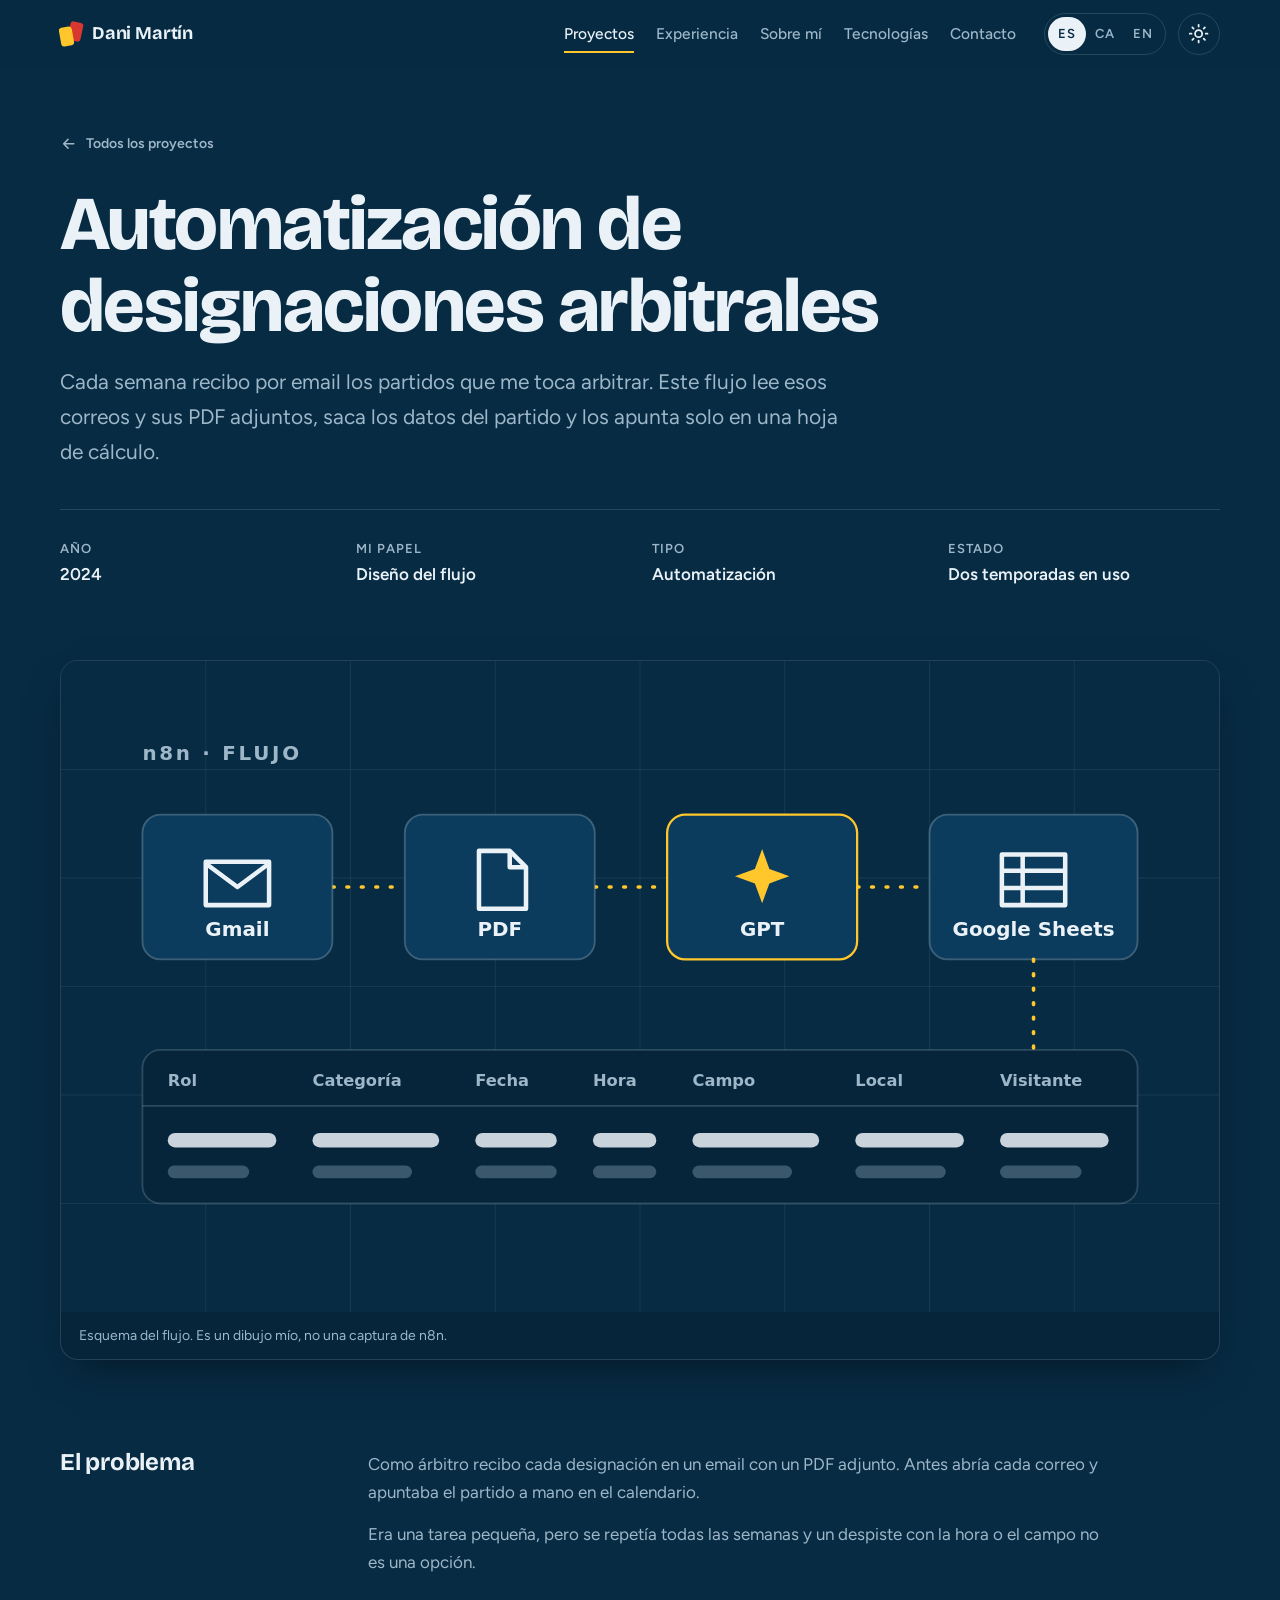
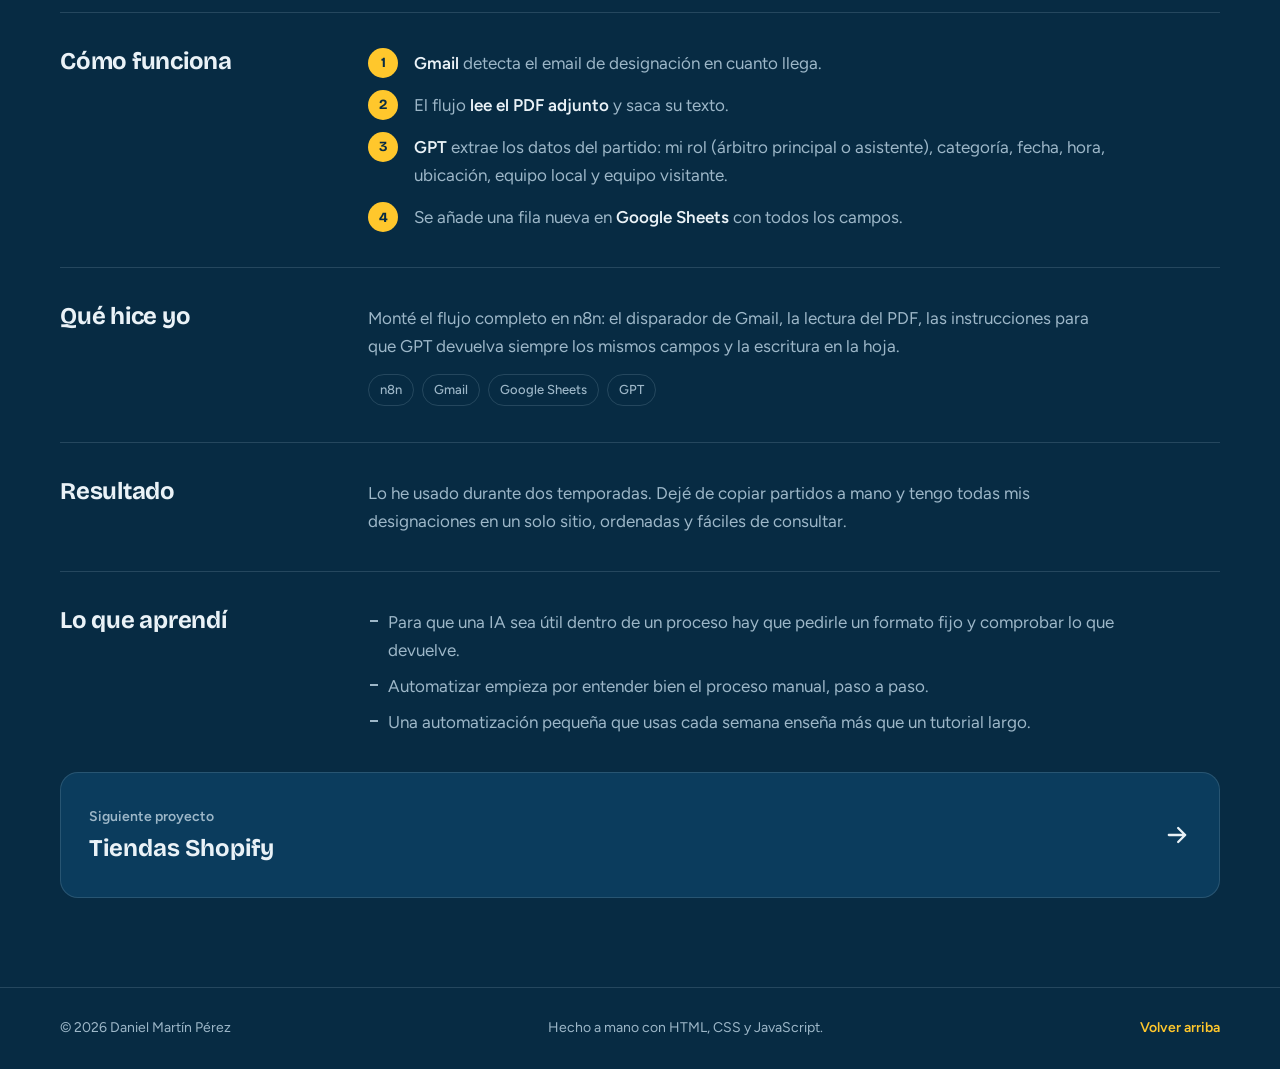
<file: proyectos/designaciones.html>
<!DOCTYPE html>
<html lang="es" data-theme="dark" data-base="../">
<head>
  <meta charset="utf-8">
  <meta name="viewport" content="width=device-width, initial-scale=1">
  <title data-i18n="n8n.metaTitle">Automatización de designaciones arbitrales · Dani Martín</title>
  <meta name="description" data-i18n-attr="content=n8n.card" content="Un flujo en n8n lee los emails de designación y sus PDF, extrae los datos del partido y los guarda solo en Google Sheets.">
  <meta name="author" content="Daniel Martín Pérez">
  <meta name="theme-color" content="#072B43">
  <link rel="canonical" href="https://danimartin03.github.io/proyectos/designaciones.html">

  <meta property="og:type" content="article">
  <meta property="og:url" content="https://danimartin03.github.io/proyectos/designaciones.html">
  <meta property="og:title" content="Automatización de designaciones arbitrales · Dani Martín">
  <meta property="og:description" content="Un flujo en n8n lee los emails de designación y sus PDF, extrae los datos del partido y los guarda solo en Google Sheets.">
  <meta property="og:image" content="https://danimartin03.github.io/assets/img/og.jpg">
  <meta name="twitter:card" content="summary_large_image">

  <link rel="icon" href="../favicon.svg" type="image/svg+xml">

  <!-- Aplica el tema guardado antes de pintar y avisa al CSS de que hay JS -->
  <script>
    (function () {
      var root = document.documentElement;
      root.classList.add('js');
      try {
        var saved = localStorage.getItem('theme');
        if (saved === 'light' || saved === 'dark') root.setAttribute('data-theme', saved);
      } catch (e) { /* sin acceso a localStorage: se queda el tema oscuro */ }
    })();
  </script>

  <link rel="preconnect" href="https://fonts.googleapis.com">
  <link rel="preconnect" href="https://fonts.gstatic.com" crossorigin>
  <link href="https://fonts.googleapis.com/css2?family=Bricolage+Grotesque:opsz,wght@12..96,400..800&family=Figtree:wght@400;500;600&display=swap" rel="stylesheet">

  <link rel="stylesheet" href="../css/base.css">
  <link rel="stylesheet" href="../css/layout.css">
  <link rel="stylesheet" href="../css/components.css">
  <link rel="stylesheet" href="../css/animations.css">
</head>
<body>
  <a class="skip-link" href="#contenido" data-i18n="a11y.skip">Saltar al contenido</a>
  <div class="progress" aria-hidden="true"><span class="progress__bar"></span></div>

  <header class="header">
    <div class="container header__inner">
      <a class="logo" href="../" aria-label="Dani Martín, inicio" data-i18n-attr="aria-label=a11y.home">
        <span class="logo__cards" aria-hidden="true"><i></i><i></i></span>
        Dani Martín
      </a>

      <button class="icon-btn header__toggle" type="button" aria-expanded="false" aria-controls="menu" aria-label="Abrir menú" data-i18n-attr="aria-label=a11y.menu">
        <svg class="icon icon--open" aria-hidden="true"><use href="../assets/icons/sprite.svg#menu"/></svg>
        <svg class="icon icon--close" aria-hidden="true"><use href="../assets/icons/sprite.svg#close"/></svg>
      </button>

      <div class="header__menu" id="menu">
        <nav class="nav" aria-label="Principal" data-i18n-attr="aria-label=a11y.nav">
          <a class="nav__link is-active" href="../#proyectos" aria-current="true" data-i18n="nav.projects">Proyectos</a>
          <a class="nav__link" href="../#experiencia" data-i18n="nav.experience">Experiencia</a>
          <a class="nav__link" href="../#sobre-mi" data-i18n="nav.about">Sobre mí</a>
          <a class="nav__link" href="../#tecnologias" data-i18n="nav.tech">Tecnologías</a>
          <a class="nav__link" href="../#contacto" data-i18n="nav.contact">Contacto</a>
        </nav>

        <div class="header__tools">
          <div class="lang" role="group" aria-label="Idioma" data-i18n-attr="aria-label=a11y.lang">
            <button class="lang__btn" type="button" data-lang="es" aria-pressed="true" lang="es" title="Castellano">ES</button>
            <button class="lang__btn" type="button" data-lang="ca" aria-pressed="false" lang="ca" title="Català">CA</button>
            <button class="lang__btn" type="button" data-lang="en" aria-pressed="false" lang="en" title="English">EN</button>
          </div>
          <button class="icon-btn theme-toggle" type="button" aria-label="Cambiar entre tema claro y oscuro" data-i18n-attr="aria-label=a11y.theme">
            <svg class="icon icon--sun" aria-hidden="true"><use href="../assets/icons/sprite.svg#sun"/></svg>
            <svg class="icon icon--moon" aria-hidden="true"><use href="../assets/icons/sprite.svg#moon"/></svg>
          </button>
        </div>
      </div>
    </div>
  </header>

  <main id="contenido">
    <article>
      <header class="project-hero">
        <div class="container">
          <a class="back hero-in" style="--d:0" href="../#proyectos">
            <svg class="icon" aria-hidden="true"><use href="../assets/icons/sprite.svg#arrow-left"/></svg>
            <span data-i18n="p.back">Todos los proyectos</span></a>
          <h1 class="project-hero__title hero-in" style="--d:1" data-i18n="n8n.title">Automatización de designaciones arbitrales</h1>
          <p class="project-hero__lead hero-in" style="--d:2" data-i18n="n8n.lead">Cada semana recibo por email los partidos que me toca arbitrar. Este flujo lee esos correos y sus PDF adjuntos, saca los datos del partido y los apunta solo en una hoja de cálculo.</p>

          <dl class="meta hero-in" style="--d:4">
            <div><dt data-i18n="p.year">Año</dt><dd>2024</dd></div>
            <div><dt data-i18n="p.role">Mi papel</dt><dd data-i18n="n8n.role">Diseño del flujo</dd></div>
            <div><dt data-i18n="p.type">Tipo</dt><dd data-i18n="n8n.type">Automatización</dd></div>
            <div><dt data-i18n="p.status">Estado</dt><dd data-i18n="n8n.status">Dos temporadas en uso</dd></div>
          </dl>
        </div>
      </header>

      <div class="container">
        <figure class="project-cover reveal">
          <img src="../assets/img/proyectos/designaciones.svg" width="1280" height="720" alt="Esquema del flujo: Gmail, PDF, GPT y Google Sheets" data-i18n-attr="alt=n8n.coverAlt">
          <figcaption data-i18n="n8n.caption">Esquema del flujo. Es un dibujo mío, no una captura de n8n.</figcaption>
        </figure>
      </div>

      <div class="container project-body">
        <section class="block reveal">
          <h2 data-i18n="p.problem">El problema</h2>
          <p data-i18n="n8n.problem1">Como árbitro recibo cada designación en un email con un PDF adjunto. Antes abría cada correo y apuntaba el partido a mano en el calendario.</p>
          <p data-i18n="n8n.problem2">Era una tarea pequeña, pero se repetía todas las semanas y un despiste con la hora o el campo no es una opción.</p>
        </section>
        <section class="block reveal">
          <h2 data-i18n="p.how">Cómo funciona</h2>
          <ol class="steps">
            <li data-i18n="n8n.s1"><strong>Gmail</strong> detecta el email de designación en cuanto llega.</li>
            <li data-i18n="n8n.s2">El flujo <strong>lee el PDF adjunto</strong> y saca su texto.</li>
            <li data-i18n="n8n.s3"><strong>GPT</strong> extrae los datos del partido: mi rol (árbitro principal o asistente), categoría, fecha, hora, ubicación, equipo local y equipo visitante.</li>
            <li data-i18n="n8n.s4">Se añade una fila nueva en <strong>Google Sheets</strong> con todos los campos.</li>
          </ol>
        </section>
        <section class="block reveal">
          <h2 data-i18n="p.mine">Qué hice yo</h2>
          <p data-i18n="n8n.mine1">Monté el flujo completo en n8n: el disparador de Gmail, la lectura del PDF, las instrucciones para que GPT devuelva siempre los mismos campos y la escritura en la hoja.</p>
          <ul class="tags"><li>n8n</li><li>Gmail</li><li>Google Sheets</li><li>GPT</li></ul>
        </section>
        <section class="block reveal">
          <h2 data-i18n="p.result">Resultado</h2>
          <p data-i18n="n8n.result1">Lo he usado durante dos temporadas. Dejé de copiar partidos a mano y tengo todas mis designaciones en un solo sitio, ordenadas y fáciles de consultar.</p>
        </section>
        <section class="block reveal">
          <h2 data-i18n="p.learned">Lo que aprendí</h2>
          <ul class="list">
            <li data-i18n="n8n.l1">Para que una IA sea útil dentro de un proceso hay que pedirle un formato fijo y comprobar lo que devuelve.</li>
            <li data-i18n="n8n.l2">Automatizar empieza por entender bien el proceso manual, paso a paso.</li>
            <li data-i18n="n8n.l3">Una automatización pequeña que usas cada semana enseña más que un tutorial largo.</li>
          </ul>
        </section>

        <a class="next reveal" href="tiendas-shopify.html">
          <span>
            <span class="next__label" data-i18n="p.next">Siguiente proyecto</span><br>
            <span class="next__title" data-i18n="shop.title">Tiendas Shopify</span>
          </span>
          <svg class="icon" aria-hidden="true"><use href="../assets/icons/sprite.svg#arrow-right"/></svg>
        </a>
      </div>
    </article>
  </main>

  <footer class="footer">
    <div class="container footer__inner">
      <p>© <span data-year>2026</span> Daniel Martín Pérez</p>
      <p data-i18n="footer.made">Hecho a mano con HTML, CSS y JavaScript.</p>
      <a class="link" href="#contenido" data-i18n="footer.top">Volver arriba</a>
    </div>
  </footer>

  <script src="../js/theme.js" defer></script>
  <script src="../js/i18n.js" defer></script>
  <script src="../js/reveal.js" defer></script>
  <script src="../js/main.js" defer></script>
</body>
</html>
</file>
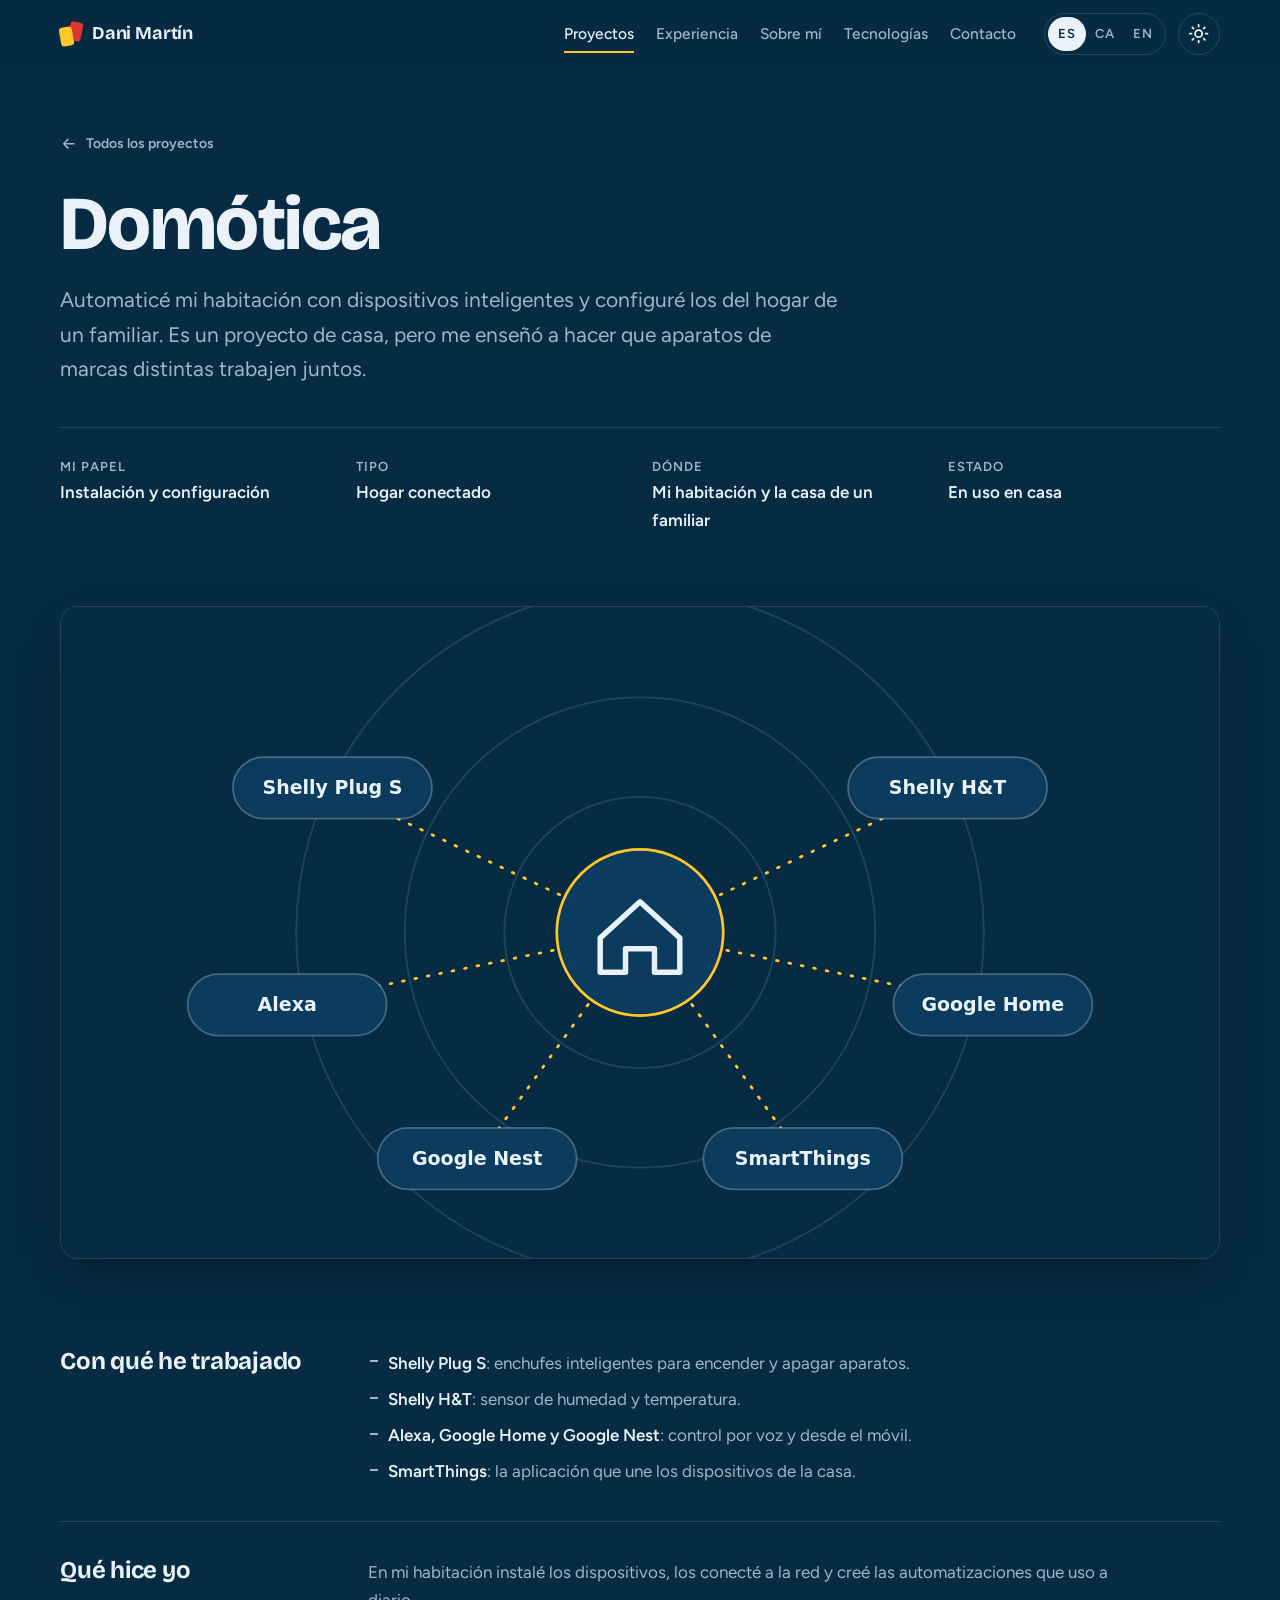
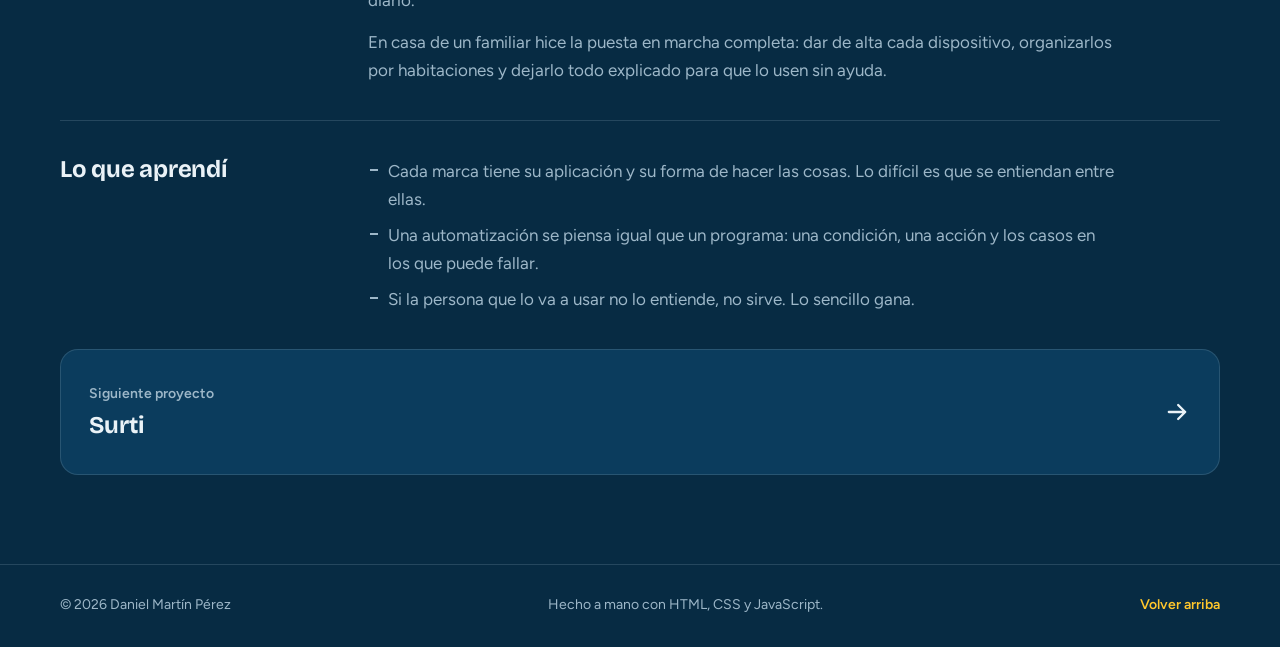
<file: proyectos/domotica.html>
<!DOCTYPE html>
<html lang="es" data-theme="dark" data-base="../">
<head>
  <meta charset="utf-8">
  <meta name="viewport" content="width=device-width, initial-scale=1">
  <title data-i18n="domo.metaTitle">Domótica · Dani Martín</title>
  <meta name="description" data-i18n-attr="content=domo.card" content="Automatización de mi habitación con dispositivos inteligentes y puesta en marcha de los del hogar de un familiar.">
  <meta name="author" content="Daniel Martín Pérez">
  <meta name="theme-color" content="#072B43">
  <link rel="canonical" href="https://danimartin03.github.io/proyectos/domotica.html">

  <meta property="og:type" content="article">
  <meta property="og:url" content="https://danimartin03.github.io/proyectos/domotica.html">
  <meta property="og:title" content="Domótica · Dani Martín">
  <meta property="og:description" content="Automatización de mi habitación con dispositivos inteligentes y puesta en marcha de los del hogar de un familiar.">
  <meta property="og:image" content="https://danimartin03.github.io/assets/img/og.jpg">
  <meta name="twitter:card" content="summary_large_image">

  <link rel="icon" href="../favicon.svg" type="image/svg+xml">

  <!-- Aplica el tema guardado antes de pintar y avisa al CSS de que hay JS -->
  <script>
    (function () {
      var root = document.documentElement;
      root.classList.add('js');
      try {
        var saved = localStorage.getItem('theme');
        if (saved === 'light' || saved === 'dark') root.setAttribute('data-theme', saved);
      } catch (e) { /* sin acceso a localStorage: se queda el tema oscuro */ }
    })();
  </script>

  <link rel="preconnect" href="https://fonts.googleapis.com">
  <link rel="preconnect" href="https://fonts.gstatic.com" crossorigin>
  <link href="https://fonts.googleapis.com/css2?family=Bricolage+Grotesque:opsz,wght@12..96,400..800&family=Figtree:wght@400;500;600&display=swap" rel="stylesheet">

  <link rel="stylesheet" href="../css/base.css">
  <link rel="stylesheet" href="../css/layout.css">
  <link rel="stylesheet" href="../css/components.css">
  <link rel="stylesheet" href="../css/animations.css">
</head>
<body>
  <a class="skip-link" href="#contenido" data-i18n="a11y.skip">Saltar al contenido</a>
  <div class="progress" aria-hidden="true"><span class="progress__bar"></span></div>

  <header class="header">
    <div class="container header__inner">
      <a class="logo" href="../" aria-label="Dani Martín, inicio" data-i18n-attr="aria-label=a11y.home">
        <span class="logo__cards" aria-hidden="true"><i></i><i></i></span>
        Dani Martín
      </a>

      <button class="icon-btn header__toggle" type="button" aria-expanded="false" aria-controls="menu" aria-label="Abrir menú" data-i18n-attr="aria-label=a11y.menu">
        <svg class="icon icon--open" aria-hidden="true"><use href="../assets/icons/sprite.svg#menu"/></svg>
        <svg class="icon icon--close" aria-hidden="true"><use href="../assets/icons/sprite.svg#close"/></svg>
      </button>

      <div class="header__menu" id="menu">
        <nav class="nav" aria-label="Principal" data-i18n-attr="aria-label=a11y.nav">
          <a class="nav__link is-active" href="../#proyectos" aria-current="true" data-i18n="nav.projects">Proyectos</a>
          <a class="nav__link" href="../#experiencia" data-i18n="nav.experience">Experiencia</a>
          <a class="nav__link" href="../#sobre-mi" data-i18n="nav.about">Sobre mí</a>
          <a class="nav__link" href="../#tecnologias" data-i18n="nav.tech">Tecnologías</a>
          <a class="nav__link" href="../#contacto" data-i18n="nav.contact">Contacto</a>
        </nav>

        <div class="header__tools">
          <div class="lang" role="group" aria-label="Idioma" data-i18n-attr="aria-label=a11y.lang">
            <button class="lang__btn" type="button" data-lang="es" aria-pressed="true" lang="es" title="Castellano">ES</button>
            <button class="lang__btn" type="button" data-lang="ca" aria-pressed="false" lang="ca" title="Català">CA</button>
            <button class="lang__btn" type="button" data-lang="en" aria-pressed="false" lang="en" title="English">EN</button>
          </div>
          <button class="icon-btn theme-toggle" type="button" aria-label="Cambiar entre tema claro y oscuro" data-i18n-attr="aria-label=a11y.theme">
            <svg class="icon icon--sun" aria-hidden="true"><use href="../assets/icons/sprite.svg#sun"/></svg>
            <svg class="icon icon--moon" aria-hidden="true"><use href="../assets/icons/sprite.svg#moon"/></svg>
          </button>
        </div>
      </div>
    </div>
  </header>

  <main id="contenido">
    <article>
      <header class="project-hero">
        <div class="container">
          <a class="back hero-in" style="--d:0" href="../#proyectos">
            <svg class="icon" aria-hidden="true"><use href="../assets/icons/sprite.svg#arrow-left"/></svg>
            <span data-i18n="p.back">Todos los proyectos</span></a>
          <h1 class="project-hero__title hero-in" style="--d:1" data-i18n="domo.title">Domótica</h1>
          <p class="project-hero__lead hero-in" style="--d:2" data-i18n="domo.lead">Automaticé mi habitación con dispositivos inteligentes y configuré los del hogar de un familiar. Es un proyecto de casa, pero me enseñó a hacer que aparatos de marcas distintas trabajen juntos.</p>

          <dl class="meta hero-in" style="--d:4">
            <div><dt data-i18n="p.role">Mi papel</dt><dd data-i18n="domo.role">Instalación y configuración</dd></div>
            <div><dt data-i18n="p.type">Tipo</dt><dd data-i18n="domo.type">Hogar conectado</dd></div>
            <div><dt data-i18n="p.where">Dónde</dt><dd data-i18n="domo.where">Mi habitación y la casa de un familiar</dd></div>
            <div><dt data-i18n="p.status">Estado</dt><dd data-i18n="domo.status">En uso en casa</dd></div>
          </dl>
        </div>
      </header>

      <div class="container">
        <figure class="project-cover reveal">
          <img src="../assets/img/proyectos/domotica.svg" width="1280" height="720" alt="Ilustración de una casa conectada con seis dispositivos" data-i18n-attr="alt=domo.coverAlt">
        </figure>
      </div>

      <div class="container project-body">
        <section class="block reveal">
          <h2 data-i18n="p.devices">Con qué he trabajado</h2>
          <ul class="list">
            <li data-i18n="domo.d1"><strong>Shelly Plug S</strong>: enchufes inteligentes para encender y apagar aparatos.</li>
            <li data-i18n="domo.d2"><strong>Shelly H&amp;T</strong>: sensor de humedad y temperatura.</li>
            <li data-i18n="domo.d3"><strong>Alexa, Google Home y Google Nest</strong>: control por voz y desde el móvil.</li>
            <li data-i18n="domo.d4"><strong>SmartThings</strong>: la aplicación que une los dispositivos de la casa.</li>
          </ul>
        </section>
        <section class="block reveal">
          <h2 data-i18n="p.mine">Qué hice yo</h2>
          <p data-i18n="domo.mine1">En mi habitación instalé los dispositivos, los conecté a la red y creé las automatizaciones que uso a diario.</p>
          <p data-i18n="domo.mine2">En casa de un familiar hice la puesta en marcha completa: dar de alta cada dispositivo, organizarlos por habitaciones y dejarlo todo explicado para que lo usen sin ayuda.</p>
          <!-- TODO: añade aquí dos o tres automatizaciones concretas (por ejemplo, qué se enciende, cuándo y con qué condición) -->
        </section>
        <section class="block reveal">
          <h2 data-i18n="p.learned">Lo que aprendí</h2>
          <ul class="list">
            <li data-i18n="domo.l1">Cada marca tiene su aplicación y su forma de hacer las cosas. Lo difícil es que se entiendan entre ellas.</li>
            <li data-i18n="domo.l2">Una automatización se piensa igual que un programa: una condición, una acción y los casos en los que puede fallar.</li>
            <li data-i18n="domo.l3">Si la persona que lo va a usar no lo entiende, no sirve. Lo sencillo gana.</li>
          </ul>
        </section>

        <a class="next reveal" href="surti.html">
          <span>
            <span class="next__label" data-i18n="p.next">Siguiente proyecto</span><br>
            <span class="next__title">Surti</span>
          </span>
          <svg class="icon" aria-hidden="true"><use href="../assets/icons/sprite.svg#arrow-right"/></svg>
        </a>
      </div>
    </article>
  </main>

  <footer class="footer">
    <div class="container footer__inner">
      <p>© <span data-year>2026</span> Daniel Martín Pérez</p>
      <p data-i18n="footer.made">Hecho a mano con HTML, CSS y JavaScript.</p>
      <a class="link" href="#contenido" data-i18n="footer.top">Volver arriba</a>
    </div>
  </footer>

  <script src="../js/theme.js" defer></script>
  <script src="../js/i18n.js" defer></script>
  <script src="../js/reveal.js" defer></script>
  <script src="../js/main.js" defer></script>
</body>
</html>
</file>
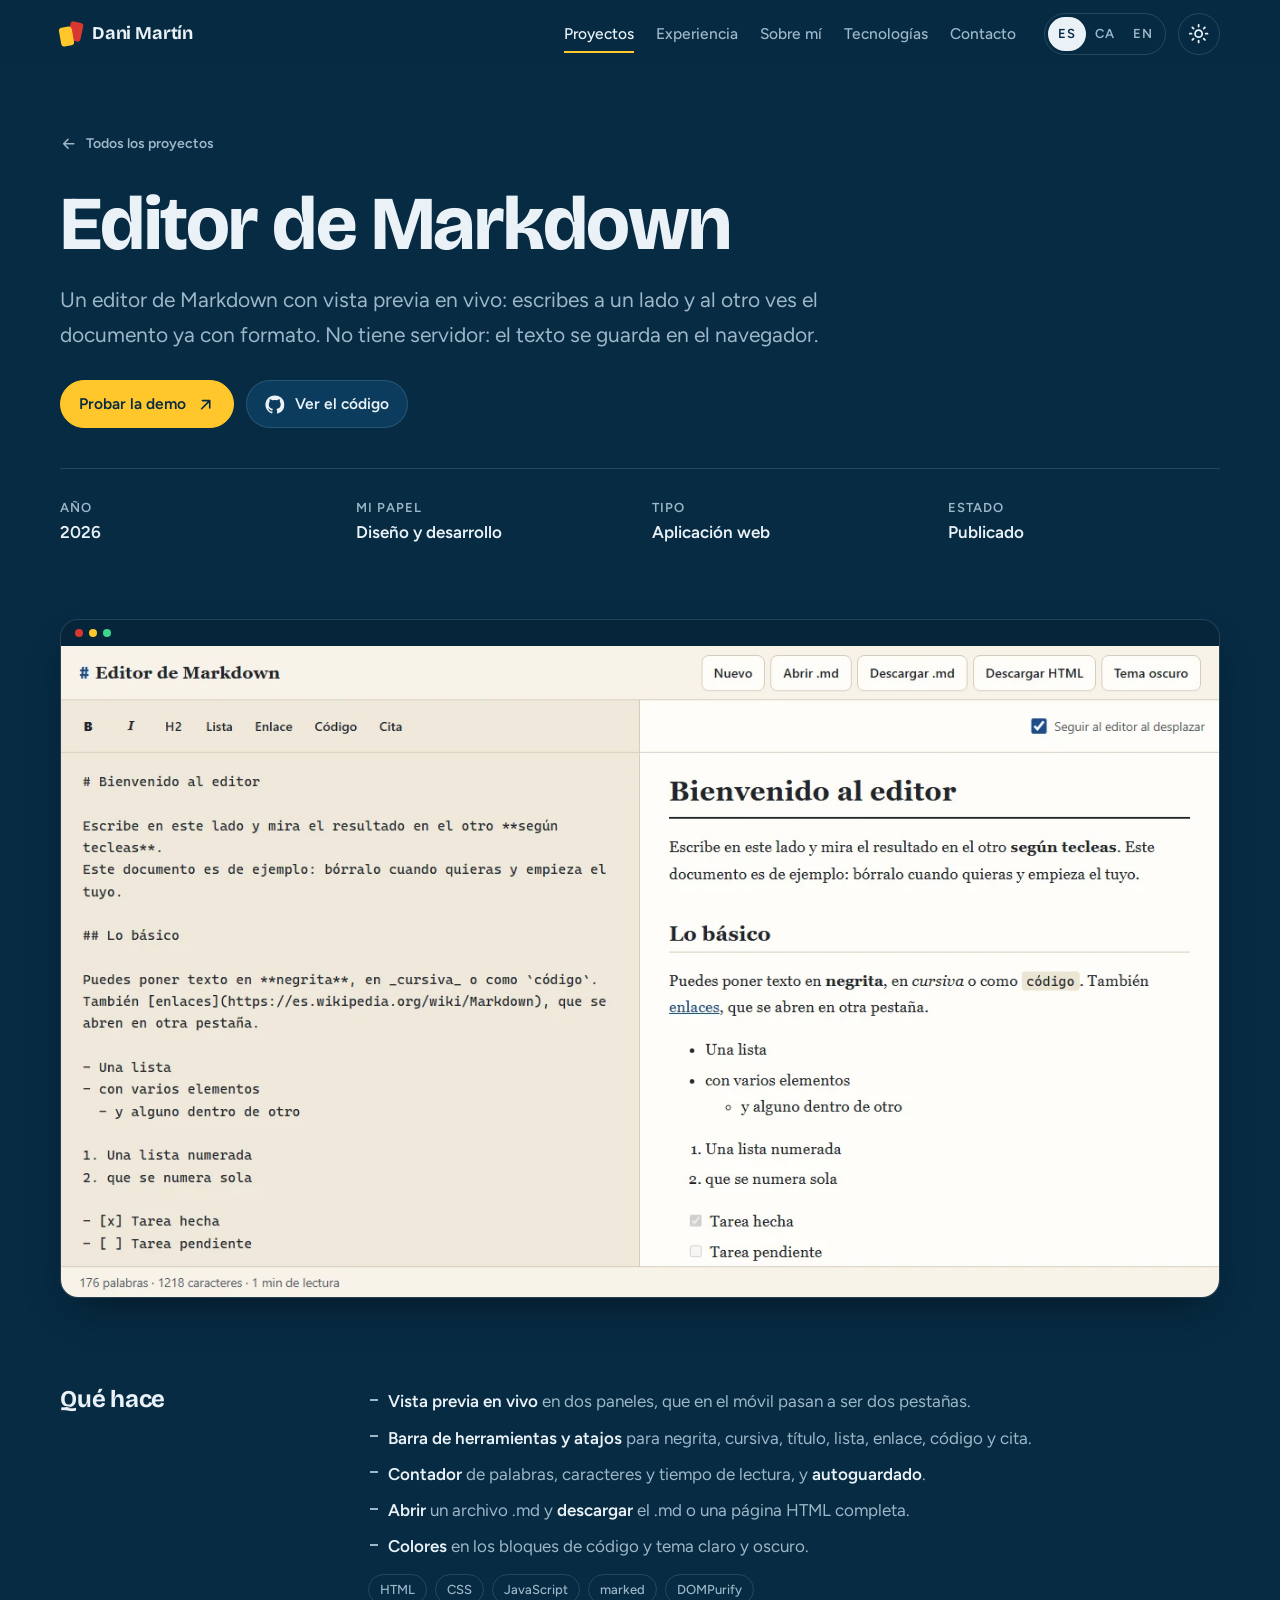
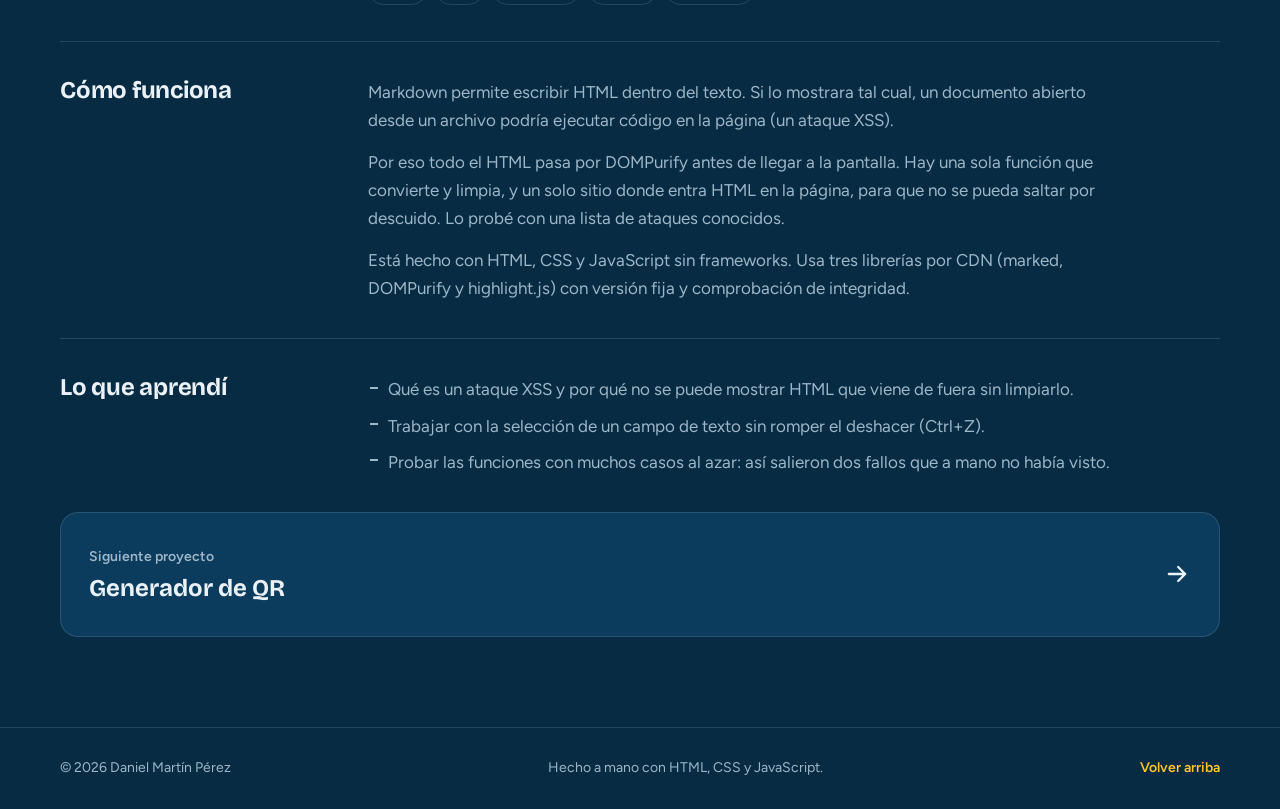
<file: proyectos/editor-markdown.html>
<!DOCTYPE html>
<html lang="es" data-theme="dark" data-base="../">
<head>
  <meta charset="utf-8">
  <meta name="viewport" content="width=device-width, initial-scale=1">
  <title data-i18n="md.metaTitle">Editor de Markdown · Dani Martín</title>
  <meta name="description" data-i18n-attr="content=md.card" content="Editor de Markdown con vista previa en vivo. El HTML se limpia siempre antes de mostrarlo para que un documento no pueda ejecutar código.">
  <meta name="author" content="Daniel Martín Pérez">
  <meta name="theme-color" content="#072B43">
  <link rel="canonical" href="https://danimartin03.github.io/proyectos/editor-markdown.html">

  <meta property="og:type" content="article">
  <meta property="og:url" content="https://danimartin03.github.io/proyectos/editor-markdown.html">
  <meta property="og:title" content="Editor de Markdown · Dani Martín">
  <meta property="og:description" content="Editor de Markdown con vista previa en vivo. El HTML se limpia siempre antes de mostrarlo para que un documento no pueda ejecutar código.">
  <meta property="og:image" content="https://danimartin03.github.io/assets/img/og.jpg">
  <meta name="twitter:card" content="summary_large_image">

  <link rel="icon" href="../favicon.svg" type="image/svg+xml">

  <!-- Aplica el tema guardado antes de pintar y avisa al CSS de que hay JS -->
  <script>
    (function () {
      var root = document.documentElement;
      root.classList.add('js');
      try {
        var saved = localStorage.getItem('theme');
        if (saved === 'light' || saved === 'dark') root.setAttribute('data-theme', saved);
      } catch (e) { /* sin acceso a localStorage: se queda el tema oscuro */ }
    })();
  </script>

  <link rel="preconnect" href="https://fonts.googleapis.com">
  <link rel="preconnect" href="https://fonts.gstatic.com" crossorigin>
  <link href="https://fonts.googleapis.com/css2?family=Bricolage+Grotesque:opsz,wght@12..96,400..800&family=Figtree:wght@400;500;600&display=swap" rel="stylesheet">

  <link rel="stylesheet" href="../css/base.css">
  <link rel="stylesheet" href="../css/layout.css">
  <link rel="stylesheet" href="../css/components.css">
  <link rel="stylesheet" href="../css/animations.css">
</head>
<body>
  <a class="skip-link" href="#contenido" data-i18n="a11y.skip">Saltar al contenido</a>
  <div class="progress" aria-hidden="true"><span class="progress__bar"></span></div>

  <header class="header">
    <div class="container header__inner">
      <a class="logo" href="../" aria-label="Dani Martín, inicio" data-i18n-attr="aria-label=a11y.home">
        <span class="logo__cards" aria-hidden="true"><i></i><i></i></span>
        Dani Martín
      </a>

      <button class="icon-btn header__toggle" type="button" aria-expanded="false" aria-controls="menu" aria-label="Abrir menú" data-i18n-attr="aria-label=a11y.menu">
        <svg class="icon icon--open" aria-hidden="true"><use href="../assets/icons/sprite.svg#menu"/></svg>
        <svg class="icon icon--close" aria-hidden="true"><use href="../assets/icons/sprite.svg#close"/></svg>
      </button>

      <div class="header__menu" id="menu">
        <nav class="nav" aria-label="Principal" data-i18n-attr="aria-label=a11y.nav">
          <a class="nav__link is-active" href="../#proyectos" aria-current="true" data-i18n="nav.projects">Proyectos</a>
          <a class="nav__link" href="../#experiencia" data-i18n="nav.experience">Experiencia</a>
          <a class="nav__link" href="../#sobre-mi" data-i18n="nav.about">Sobre mí</a>
          <a class="nav__link" href="../#tecnologias" data-i18n="nav.tech">Tecnologías</a>
          <a class="nav__link" href="../#contacto" data-i18n="nav.contact">Contacto</a>
        </nav>

        <div class="header__tools">
          <div class="lang" role="group" aria-label="Idioma" data-i18n-attr="aria-label=a11y.lang">
            <button class="lang__btn" type="button" data-lang="es" aria-pressed="true" lang="es" title="Castellano">ES</button>
            <button class="lang__btn" type="button" data-lang="ca" aria-pressed="false" lang="ca" title="Català">CA</button>
            <button class="lang__btn" type="button" data-lang="en" aria-pressed="false" lang="en" title="English">EN</button>
          </div>
          <button class="icon-btn theme-toggle" type="button" aria-label="Cambiar entre tema claro y oscuro" data-i18n-attr="aria-label=a11y.theme">
            <svg class="icon icon--sun" aria-hidden="true"><use href="../assets/icons/sprite.svg#sun"/></svg>
            <svg class="icon icon--moon" aria-hidden="true"><use href="../assets/icons/sprite.svg#moon"/></svg>
          </button>
        </div>
      </div>
    </div>
  </header>

  <main id="contenido">
    <article>
      <header class="project-hero">
        <div class="container">
          <a class="back hero-in" style="--d:0" href="../#proyectos">
            <svg class="icon" aria-hidden="true"><use href="../assets/icons/sprite.svg#arrow-left"/></svg>
            <span data-i18n="p.back">Todos los proyectos</span></a>
          <h1 class="project-hero__title hero-in" style="--d:1" data-i18n="md.title">Editor de Markdown</h1>
          <p class="project-hero__lead hero-in" style="--d:2" data-i18n="md.lead">Un editor de Markdown con vista previa en vivo: escribes a un lado y al otro ves el documento ya con formato. No tiene servidor: el texto se guarda en el navegador.</p>
          <ul class="hero__actions hero-in" style="--d:3">
            <li><a class="btn btn--primary" href="https://danimartin03.github.io/editor-markdown/" target="_blank" rel="noopener">
              <span data-i18n="p.demo">Probar la demo</span>
              <svg class="icon" aria-hidden="true"><use href="../assets/icons/sprite.svg#arrow-up-right"/></svg></a></li>
            <li><a class="btn" href="https://github.com/danimartin03/editor-markdown" target="_blank" rel="noopener">
              <svg class="icon" aria-hidden="true"><use href="../assets/icons/sprite.svg#github"/></svg>
              <span data-i18n="p.code">Ver el código</span></a></li>
          </ul>
          <dl class="meta hero-in" style="--d:4">
            <div><dt data-i18n="p.year">Año</dt><dd>2026</dd></div>
            <div><dt data-i18n="p.role">Mi papel</dt><dd data-i18n="md.role">Diseño y desarrollo</dd></div>
            <div><dt data-i18n="p.type">Tipo</dt><dd data-i18n="md.type">Aplicación web</dd></div>
            <div><dt data-i18n="p.status">Estado</dt><dd data-i18n="md.status">Publicado</dd></div>
          </dl>
        </div>
      </header>

      <div class="container">
        <figure class="project-cover reveal card__media--browser">
          <img src="../assets/img/proyectos/editor-markdown-web.webp" width="1280" height="720" alt="Editor de Markdown: a la izquierda el texto y a la derecha el documento con formato" data-i18n-attr="alt=md.coverAlt">
        </figure>
      </div>

      <div class="container project-body">
        <section class="block reveal">
          <h2 data-i18n="p.what">Qué hace</h2>
          <ul class="list">
            <li data-i18n="md.w1"><strong>Vista previa en vivo</strong> en dos paneles, que en el móvil pasan a ser dos pestañas.</li>
            <li data-i18n="md.w2"><strong>Barra de herramientas y atajos</strong> para negrita, cursiva, título, lista, enlace, código y cita.</li>
            <li data-i18n="md.w3"><strong>Contador</strong> de palabras, caracteres y tiempo de lectura, y <strong>autoguardado</strong>.</li>
            <li data-i18n="md.w4"><strong>Abrir</strong> un archivo .md y <strong>descargar</strong> el .md o una página HTML completa.</li>
            <li data-i18n="md.w5"><strong>Colores</strong> en los bloques de código y tema claro y oscuro.</li>
          </ul>
          <ul class="tags"><li>HTML</li><li>CSS</li><li>JavaScript</li><li>marked</li><li>DOMPurify</li></ul>
        </section>
        <section class="block reveal">
          <h2 data-i18n="p.how">Cómo funciona</h2>
          <p data-i18n="md.how1">Markdown permite escribir HTML dentro del texto. Si lo mostrara tal cual, un documento abierto desde un archivo podría ejecutar código en la página (un ataque XSS).</p>
          <p data-i18n="md.how2">Por eso todo el HTML pasa por DOMPurify antes de llegar a la pantalla. Hay una sola función que convierte y limpia, y un solo sitio donde entra HTML en la página, para que no se pueda saltar por descuido. Lo probé con una lista de ataques conocidos.</p>
          <p data-i18n="md.how3">Está hecho con HTML, CSS y JavaScript sin frameworks. Usa tres librerías por CDN (marked, DOMPurify y highlight.js) con versión fija y comprobación de integridad.</p>
        </section>
        <section class="block reveal">
          <h2 data-i18n="p.learned">Lo que aprendí</h2>
          <ul class="list">
            <li data-i18n="md.l1">Qué es un ataque XSS y por qué no se puede mostrar HTML que viene de fuera sin limpiarlo.</li>
            <li data-i18n="md.l2">Trabajar con la selección de un campo de texto sin romper el deshacer (Ctrl+Z).</li>
            <li data-i18n="md.l3">Probar las funciones con muchos casos al azar: así salieron dos fallos que a mano no había visto.</li>
          </ul>
        </section>

        <a class="next reveal" href="generador-qr.html">
          <span>
            <span class="next__label" data-i18n="p.next">Siguiente proyecto</span><br>
            <span class="next__title" data-i18n="qr.title">Generador de QR</span>
          </span>
          <svg class="icon" aria-hidden="true"><use href="../assets/icons/sprite.svg#arrow-right"/></svg>
        </a>
      </div>
    </article>
  </main>

  <footer class="footer">
    <div class="container footer__inner">
      <p>© <span data-year>2026</span> Daniel Martín Pérez</p>
      <p data-i18n="footer.made">Hecho a mano con HTML, CSS y JavaScript.</p>
      <a class="link" href="#contenido" data-i18n="footer.top">Volver arriba</a>
    </div>
  </footer>

  <script src="../js/theme.js" defer></script>
  <script src="../js/i18n.js" defer></script>
  <script src="../js/reveal.js" defer></script>
  <script src="../js/main.js" defer></script>
</body>
</html>
</file>
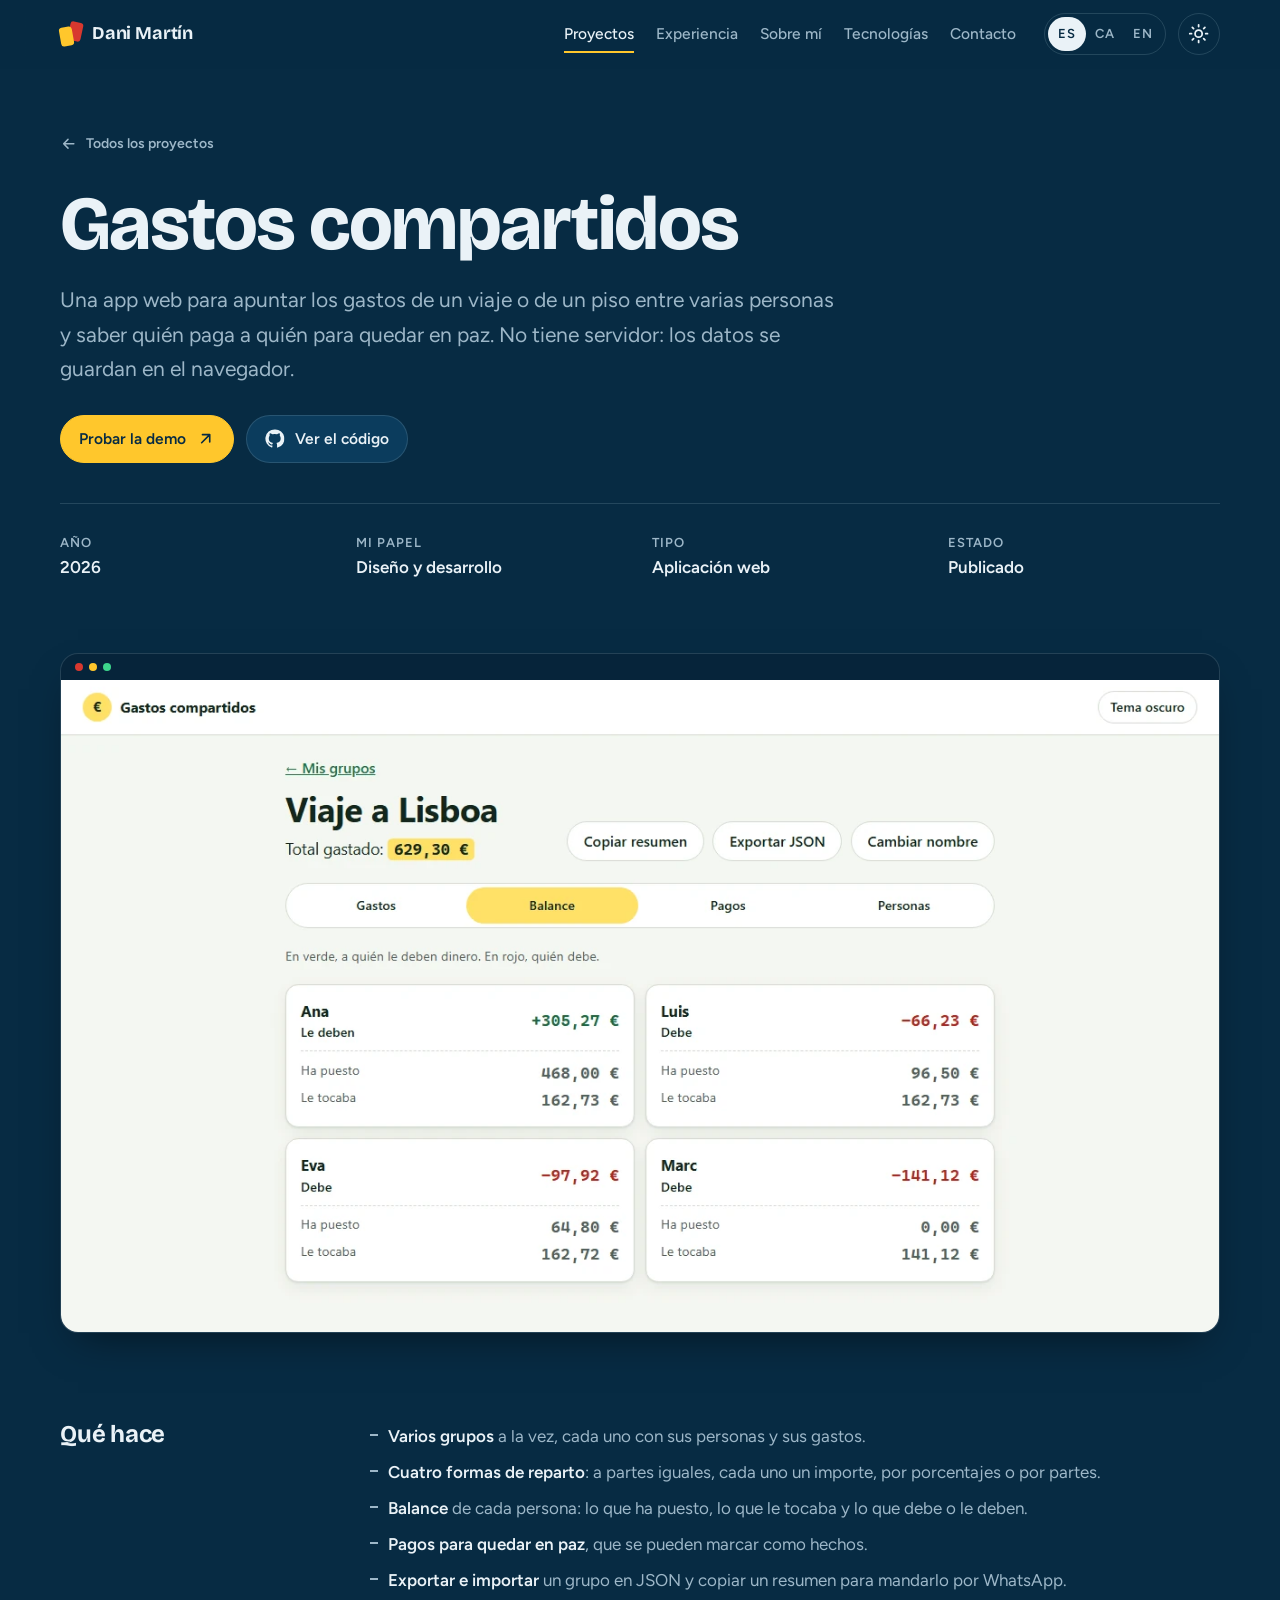
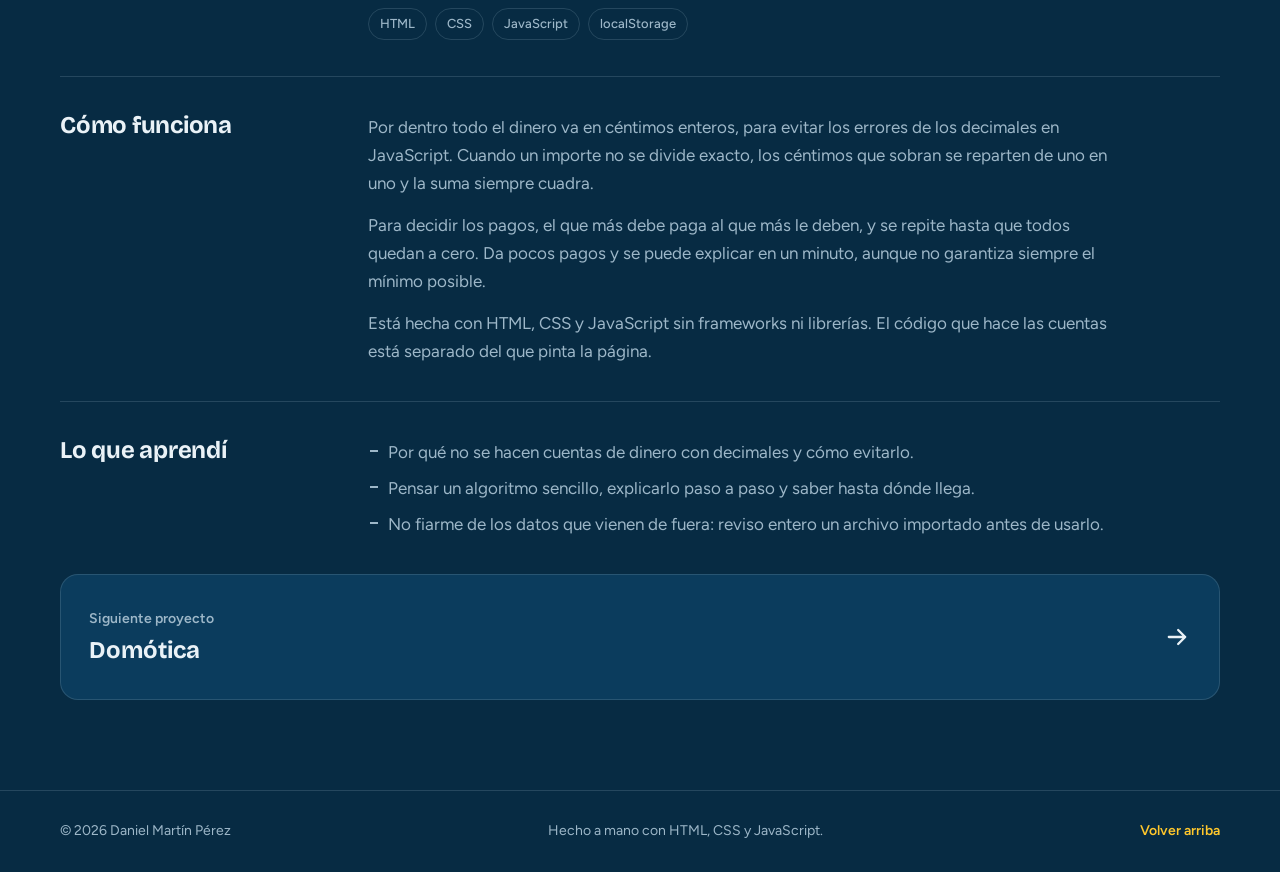
<file: proyectos/gastos-compartidos.html>
<!DOCTYPE html>
<html lang="es" data-theme="dark" data-base="../">
<head>
  <meta charset="utf-8">
  <meta name="viewport" content="width=device-width, initial-scale=1">
  <title data-i18n="gast.metaTitle">Gastos compartidos · Dani Martín</title>
  <meta name="description" data-i18n-attr="content=gast.card" content="App web para repartir los gastos de un viaje o de un piso y calcular quién paga a quién. Todo se guarda en el navegador.">
  <meta name="author" content="Daniel Martín Pérez">
  <meta name="theme-color" content="#072B43">
  <link rel="canonical" href="https://danimartin03.github.io/proyectos/gastos-compartidos.html">

  <meta property="og:type" content="article">
  <meta property="og:url" content="https://danimartin03.github.io/proyectos/gastos-compartidos.html">
  <meta property="og:title" content="Gastos compartidos · Dani Martín">
  <meta property="og:description" content="App web para repartir los gastos de un viaje o de un piso y calcular quién paga a quién. Todo se guarda en el navegador.">
  <meta property="og:image" content="https://danimartin03.github.io/assets/img/og.jpg">
  <meta name="twitter:card" content="summary_large_image">

  <link rel="icon" href="../favicon.svg" type="image/svg+xml">

  <!-- Aplica el tema guardado antes de pintar y avisa al CSS de que hay JS -->
  <script>
    (function () {
      var root = document.documentElement;
      root.classList.add('js');
      try {
        var saved = localStorage.getItem('theme');
        if (saved === 'light' || saved === 'dark') root.setAttribute('data-theme', saved);
      } catch (e) { /* sin acceso a localStorage: se queda el tema oscuro */ }
    })();
  </script>

  <link rel="preconnect" href="https://fonts.googleapis.com">
  <link rel="preconnect" href="https://fonts.gstatic.com" crossorigin>
  <link href="https://fonts.googleapis.com/css2?family=Bricolage+Grotesque:opsz,wght@12..96,400..800&family=Figtree:wght@400;500;600&display=swap" rel="stylesheet">

  <link rel="stylesheet" href="../css/base.css">
  <link rel="stylesheet" href="../css/layout.css">
  <link rel="stylesheet" href="../css/components.css">
  <link rel="stylesheet" href="../css/animations.css">
</head>
<body>
  <a class="skip-link" href="#contenido" data-i18n="a11y.skip">Saltar al contenido</a>
  <div class="progress" aria-hidden="true"><span class="progress__bar"></span></div>

  <header class="header">
    <div class="container header__inner">
      <a class="logo" href="../" aria-label="Dani Martín, inicio" data-i18n-attr="aria-label=a11y.home">
        <span class="logo__cards" aria-hidden="true"><i></i><i></i></span>
        Dani Martín
      </a>

      <button class="icon-btn header__toggle" type="button" aria-expanded="false" aria-controls="menu" aria-label="Abrir menú" data-i18n-attr="aria-label=a11y.menu">
        <svg class="icon icon--open" aria-hidden="true"><use href="../assets/icons/sprite.svg#menu"/></svg>
        <svg class="icon icon--close" aria-hidden="true"><use href="../assets/icons/sprite.svg#close"/></svg>
      </button>

      <div class="header__menu" id="menu">
        <nav class="nav" aria-label="Principal" data-i18n-attr="aria-label=a11y.nav">
          <a class="nav__link is-active" href="../#proyectos" aria-current="true" data-i18n="nav.projects">Proyectos</a>
          <a class="nav__link" href="../#experiencia" data-i18n="nav.experience">Experiencia</a>
          <a class="nav__link" href="../#sobre-mi" data-i18n="nav.about">Sobre mí</a>
          <a class="nav__link" href="../#tecnologias" data-i18n="nav.tech">Tecnologías</a>
          <a class="nav__link" href="../#contacto" data-i18n="nav.contact">Contacto</a>
        </nav>

        <div class="header__tools">
          <div class="lang" role="group" aria-label="Idioma" data-i18n-attr="aria-label=a11y.lang">
            <button class="lang__btn" type="button" data-lang="es" aria-pressed="true" lang="es" title="Castellano">ES</button>
            <button class="lang__btn" type="button" data-lang="ca" aria-pressed="false" lang="ca" title="Català">CA</button>
            <button class="lang__btn" type="button" data-lang="en" aria-pressed="false" lang="en" title="English">EN</button>
          </div>
          <button class="icon-btn theme-toggle" type="button" aria-label="Cambiar entre tema claro y oscuro" data-i18n-attr="aria-label=a11y.theme">
            <svg class="icon icon--sun" aria-hidden="true"><use href="../assets/icons/sprite.svg#sun"/></svg>
            <svg class="icon icon--moon" aria-hidden="true"><use href="../assets/icons/sprite.svg#moon"/></svg>
          </button>
        </div>
      </div>
    </div>
  </header>

  <main id="contenido">
    <article>
      <header class="project-hero">
        <div class="container">
          <a class="back hero-in" style="--d:0" href="../#proyectos">
            <svg class="icon" aria-hidden="true"><use href="../assets/icons/sprite.svg#arrow-left"/></svg>
            <span data-i18n="p.back">Todos los proyectos</span></a>
          <h1 class="project-hero__title hero-in" style="--d:1" data-i18n="gast.title">Gastos compartidos</h1>
          <p class="project-hero__lead hero-in" style="--d:2" data-i18n="gast.lead">Una app web para apuntar los gastos de un viaje o de un piso entre varias personas y saber quién paga a quién para quedar en paz. No tiene servidor: los datos se guardan en el navegador.</p>
          <ul class="hero__actions hero-in" style="--d:3">
            <li><a class="btn btn--primary" href="https://danimartin03.github.io/gastos-compartidos/" target="_blank" rel="noopener">
              <span data-i18n="p.demo">Probar la demo</span>
              <svg class="icon" aria-hidden="true"><use href="../assets/icons/sprite.svg#arrow-up-right"/></svg></a></li>
            <li><a class="btn" href="https://github.com/danimartin03/gastos-compartidos" target="_blank" rel="noopener">
              <svg class="icon" aria-hidden="true"><use href="../assets/icons/sprite.svg#github"/></svg>
              <span data-i18n="p.code">Ver el código</span></a></li>
          </ul>
          <dl class="meta hero-in" style="--d:4">
            <div><dt data-i18n="p.year">Año</dt><dd>2026</dd></div>
            <div><dt data-i18n="p.role">Mi papel</dt><dd data-i18n="gast.role">Diseño y desarrollo</dd></div>
            <div><dt data-i18n="p.type">Tipo</dt><dd data-i18n="gast.type">Aplicación web</dd></div>
            <div><dt data-i18n="p.status">Estado</dt><dd data-i18n="gast.status">Publicado</dd></div>
          </dl>
        </div>
      </header>

      <div class="container">
        <figure class="project-cover reveal card__media--browser">
          <img src="../assets/img/proyectos/gastos-compartidos-web.webp" width="1280" height="720" alt="Pantalla de balance de Gastos compartidos, con lo que debe o le deben a cada persona de un grupo de ejemplo" data-i18n-attr="alt=gast.coverAlt">
        </figure>
      </div>

      <div class="container project-body">
        <section class="block reveal">
          <h2 data-i18n="p.what">Qué hace</h2>
          <ul class="list">
            <li data-i18n="gast.w1"><strong>Varios grupos</strong> a la vez, cada uno con sus personas y sus gastos.</li>
            <li data-i18n="gast.w2"><strong>Cuatro formas de reparto</strong>: a partes iguales, cada uno un importe, por porcentajes o por partes.</li>
            <li data-i18n="gast.w3"><strong>Balance</strong> de cada persona: lo que ha puesto, lo que le tocaba y lo que debe o le deben.</li>
            <li data-i18n="gast.w4"><strong>Pagos para quedar en paz</strong>, que se pueden marcar como hechos.</li>
            <li data-i18n="gast.w5"><strong>Exportar e importar</strong> un grupo en JSON y copiar un resumen para mandarlo por WhatsApp.</li>
          </ul>
          <ul class="tags"><li>HTML</li><li>CSS</li><li>JavaScript</li><li>localStorage</li></ul>
        </section>
        <section class="block reveal">
          <h2 data-i18n="p.how">Cómo funciona</h2>
          <p data-i18n="gast.how1">Por dentro todo el dinero va en céntimos enteros, para evitar los errores de los decimales en JavaScript. Cuando un importe no se divide exacto, los céntimos que sobran se reparten de uno en uno y la suma siempre cuadra.</p>
          <p data-i18n="gast.how2">Para decidir los pagos, el que más debe paga al que más le deben, y se repite hasta que todos quedan a cero. Da pocos pagos y se puede explicar en un minuto, aunque no garantiza siempre el mínimo posible.</p>
          <p data-i18n="gast.how3">Está hecha con HTML, CSS y JavaScript sin frameworks ni librerías. El código que hace las cuentas está separado del que pinta la página.</p>
        </section>
        <section class="block reveal">
          <h2 data-i18n="p.learned">Lo que aprendí</h2>
          <ul class="list">
            <li data-i18n="gast.l1">Por qué no se hacen cuentas de dinero con decimales y cómo evitarlo.</li>
            <li data-i18n="gast.l2">Pensar un algoritmo sencillo, explicarlo paso a paso y saber hasta dónde llega.</li>
            <li data-i18n="gast.l3">No fiarme de los datos que vienen de fuera: reviso entero un archivo importado antes de usarlo.</li>
          </ul>
        </section>

        <a class="next reveal" href="domotica.html">
          <span>
            <span class="next__label" data-i18n="p.next">Siguiente proyecto</span><br>
            <span class="next__title" data-i18n="domo.title">Domótica</span>
          </span>
          <svg class="icon" aria-hidden="true"><use href="../assets/icons/sprite.svg#arrow-right"/></svg>
        </a>
      </div>
    </article>
  </main>

  <footer class="footer">
    <div class="container footer__inner">
      <p>© <span data-year>2026</span> Daniel Martín Pérez</p>
      <p data-i18n="footer.made">Hecho a mano con HTML, CSS y JavaScript.</p>
      <a class="link" href="#contenido" data-i18n="footer.top">Volver arriba</a>
    </div>
  </footer>

  <script src="../js/theme.js" defer></script>
  <script src="../js/i18n.js" defer></script>
  <script src="../js/reveal.js" defer></script>
  <script src="../js/main.js" defer></script>
</body>
</html>
</file>
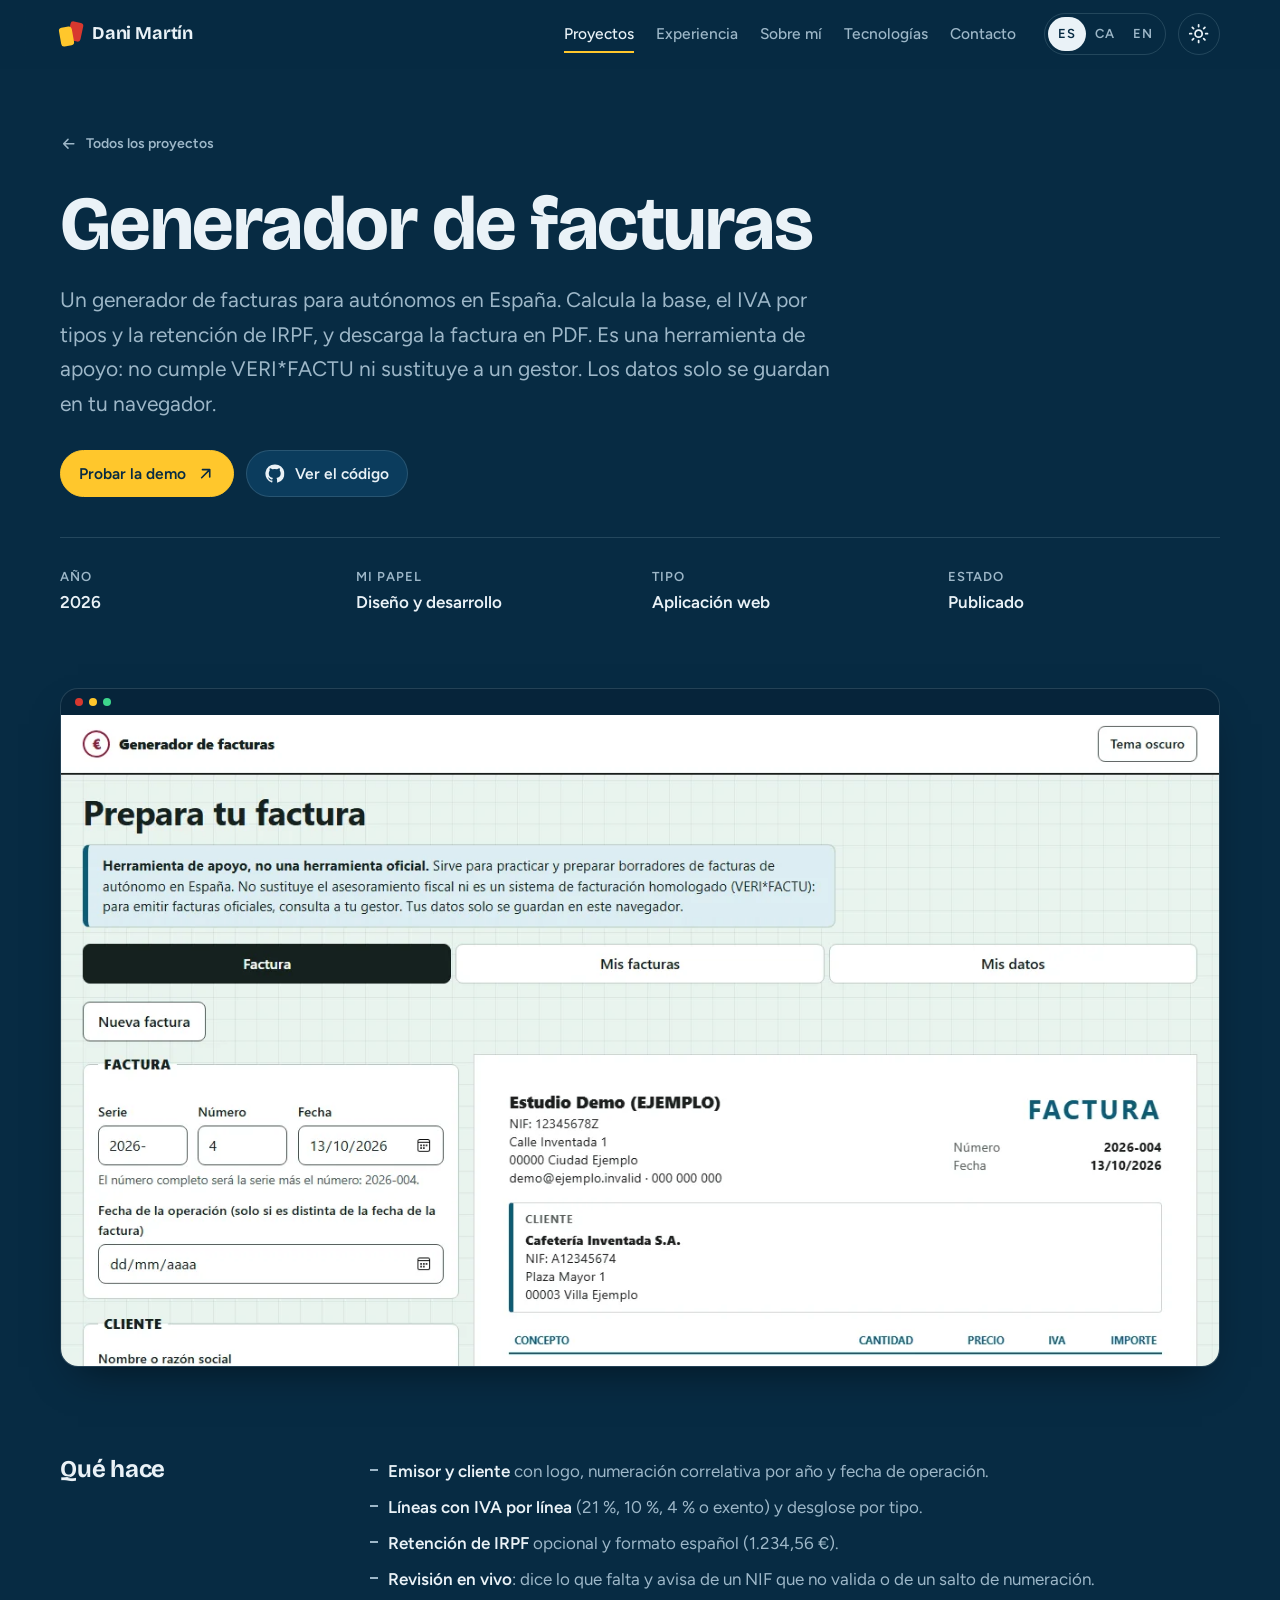
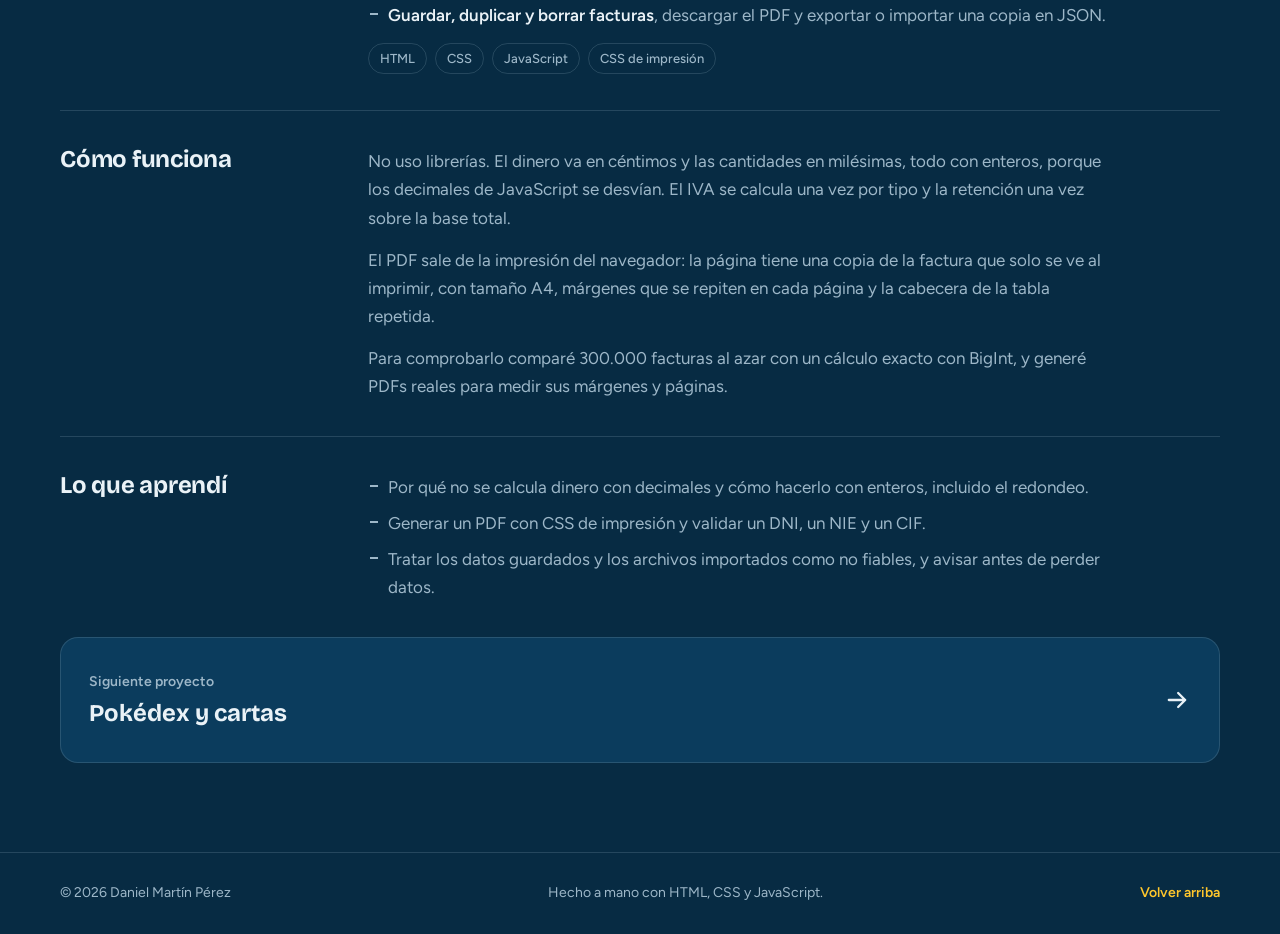
<file: proyectos/generador-facturas.html>
<!DOCTYPE html>
<html lang="es" data-theme="dark" data-base="../">
<head>
  <meta charset="utf-8">
  <meta name="viewport" content="width=device-width, initial-scale=1">
  <title data-i18n="fac.metaTitle">Generador de facturas · Dani Martín</title>
  <meta name="description" data-i18n-attr="content=fac.card" content="Generador de facturas para autónomos en España, con IVA por tipos, retención de IRPF y descarga en PDF. Todo se queda en el navegador.">
  <meta name="author" content="Daniel Martín Pérez">
  <meta name="theme-color" content="#072B43">
  <link rel="canonical" href="https://danimartin03.github.io/proyectos/generador-facturas.html">

  <meta property="og:type" content="article">
  <meta property="og:url" content="https://danimartin03.github.io/proyectos/generador-facturas.html">
  <meta property="og:title" content="Generador de facturas · Dani Martín">
  <meta property="og:description" content="Generador de facturas para autónomos en España, con IVA por tipos, retención de IRPF y descarga en PDF. Todo se queda en el navegador.">
  <meta property="og:image" content="https://danimartin03.github.io/assets/img/og.jpg">
  <meta name="twitter:card" content="summary_large_image">

  <link rel="icon" href="../favicon.svg" type="image/svg+xml">

  <!-- Aplica el tema guardado antes de pintar y avisa al CSS de que hay JS -->
  <script>
    (function () {
      var root = document.documentElement;
      root.classList.add('js');
      try {
        var saved = localStorage.getItem('theme');
        if (saved === 'light' || saved === 'dark') root.setAttribute('data-theme', saved);
      } catch (e) { /* sin acceso a localStorage: se queda el tema oscuro */ }
    })();
  </script>

  <link rel="preconnect" href="https://fonts.googleapis.com">
  <link rel="preconnect" href="https://fonts.gstatic.com" crossorigin>
  <link href="https://fonts.googleapis.com/css2?family=Bricolage+Grotesque:opsz,wght@12..96,400..800&family=Figtree:wght@400;500;600&display=swap" rel="stylesheet">

  <link rel="stylesheet" href="../css/base.css">
  <link rel="stylesheet" href="../css/layout.css">
  <link rel="stylesheet" href="../css/components.css">
  <link rel="stylesheet" href="../css/animations.css">
</head>
<body>
  <a class="skip-link" href="#contenido" data-i18n="a11y.skip">Saltar al contenido</a>
  <div class="progress" aria-hidden="true"><span class="progress__bar"></span></div>

  <header class="header">
    <div class="container header__inner">
      <a class="logo" href="../" aria-label="Dani Martín, inicio" data-i18n-attr="aria-label=a11y.home">
        <span class="logo__cards" aria-hidden="true"><i></i><i></i></span>
        Dani Martín
      </a>

      <button class="icon-btn header__toggle" type="button" aria-expanded="false" aria-controls="menu" aria-label="Abrir menú" data-i18n-attr="aria-label=a11y.menu">
        <svg class="icon icon--open" aria-hidden="true"><use href="../assets/icons/sprite.svg#menu"/></svg>
        <svg class="icon icon--close" aria-hidden="true"><use href="../assets/icons/sprite.svg#close"/></svg>
      </button>

      <div class="header__menu" id="menu">
        <nav class="nav" aria-label="Principal" data-i18n-attr="aria-label=a11y.nav">
          <a class="nav__link is-active" href="../#proyectos" aria-current="true" data-i18n="nav.projects">Proyectos</a>
          <a class="nav__link" href="../#experiencia" data-i18n="nav.experience">Experiencia</a>
          <a class="nav__link" href="../#sobre-mi" data-i18n="nav.about">Sobre mí</a>
          <a class="nav__link" href="../#tecnologias" data-i18n="nav.tech">Tecnologías</a>
          <a class="nav__link" href="../#contacto" data-i18n="nav.contact">Contacto</a>
        </nav>

        <div class="header__tools">
          <div class="lang" role="group" aria-label="Idioma" data-i18n-attr="aria-label=a11y.lang">
            <button class="lang__btn" type="button" data-lang="es" aria-pressed="true" lang="es" title="Castellano">ES</button>
            <button class="lang__btn" type="button" data-lang="ca" aria-pressed="false" lang="ca" title="Català">CA</button>
            <button class="lang__btn" type="button" data-lang="en" aria-pressed="false" lang="en" title="English">EN</button>
          </div>
          <button class="icon-btn theme-toggle" type="button" aria-label="Cambiar entre tema claro y oscuro" data-i18n-attr="aria-label=a11y.theme">
            <svg class="icon icon--sun" aria-hidden="true"><use href="../assets/icons/sprite.svg#sun"/></svg>
            <svg class="icon icon--moon" aria-hidden="true"><use href="../assets/icons/sprite.svg#moon"/></svg>
          </button>
        </div>
      </div>
    </div>
  </header>

  <main id="contenido">
    <article>
      <header class="project-hero">
        <div class="container">
          <a class="back hero-in" style="--d:0" href="../#proyectos">
            <svg class="icon" aria-hidden="true"><use href="../assets/icons/sprite.svg#arrow-left"/></svg>
            <span data-i18n="p.back">Todos los proyectos</span></a>
          <h1 class="project-hero__title hero-in" style="--d:1" data-i18n="fac.title">Generador de facturas</h1>
          <p class="project-hero__lead hero-in" style="--d:2" data-i18n="fac.lead">Un generador de facturas para autónomos en España. Calcula la base, el IVA por tipos y la retención de IRPF, y descarga la factura en PDF. Es una herramienta de apoyo: no cumple VERI*FACTU ni sustituye a un gestor. Los datos solo se guardan en tu navegador.</p>
          <ul class="hero__actions hero-in" style="--d:3">
            <li><a class="btn btn--primary" href="https://danimartin03.github.io/generador-facturas/" target="_blank" rel="noopener">
              <span data-i18n="p.demo">Probar la demo</span>
              <svg class="icon" aria-hidden="true"><use href="../assets/icons/sprite.svg#arrow-up-right"/></svg></a></li>
            <li><a class="btn" href="https://github.com/danimartin03/generador-facturas" target="_blank" rel="noopener">
              <svg class="icon" aria-hidden="true"><use href="../assets/icons/sprite.svg#github"/></svg>
              <span data-i18n="p.code">Ver el código</span></a></li>
          </ul>
          <dl class="meta hero-in" style="--d:4">
            <div><dt data-i18n="p.year">Año</dt><dd>2026</dd></div>
            <div><dt data-i18n="p.role">Mi papel</dt><dd data-i18n="fac.role">Diseño y desarrollo</dd></div>
            <div><dt data-i18n="p.type">Tipo</dt><dd data-i18n="fac.type">Aplicación web</dd></div>
            <div><dt data-i18n="p.status">Estado</dt><dd data-i18n="fac.status">Publicado</dd></div>
          </dl>
        </div>
      </header>

      <div class="container">
        <figure class="project-cover reveal card__media--browser">
          <img src="../assets/img/proyectos/generador-facturas-web.webp" width="1280" height="720" alt="Generador de facturas: a la izquierda el formulario y a la derecha la factura con su desglose de IVA" data-i18n-attr="alt=fac.coverAlt">
        </figure>
      </div>

      <div class="container project-body">
        <section class="block reveal">
          <h2 data-i18n="p.what">Qué hace</h2>
          <ul class="list">
            <li data-i18n="fac.w1"><strong>Emisor y cliente</strong> con logo, numeración correlativa por año y fecha de operación.</li>
            <li data-i18n="fac.w2"><strong>Líneas con IVA por línea</strong> (21 %, 10 %, 4 % o exento) y desglose por tipo.</li>
            <li data-i18n="fac.w3"><strong>Retención de IRPF</strong> opcional y formato español (1.234,56 €).</li>
            <li data-i18n="fac.w4"><strong>Revisión en vivo</strong>: dice lo que falta y avisa de un NIF que no valida o de un salto de numeración.</li>
            <li data-i18n="fac.w5"><strong>Guardar, duplicar y borrar facturas</strong>, descargar el PDF y exportar o importar una copia en JSON.</li>
          </ul>
          <ul class="tags"><li>HTML</li><li>CSS</li><li>JavaScript</li><li>CSS de impresión</li></ul>
        </section>
        <section class="block reveal">
          <h2 data-i18n="p.how">Cómo funciona</h2>
          <p data-i18n="fac.how1">No uso librerías. El dinero va en céntimos y las cantidades en milésimas, todo con enteros, porque los decimales de JavaScript se desvían. El IVA se calcula una vez por tipo y la retención una vez sobre la base total.</p>
          <p data-i18n="fac.how2">El PDF sale de la impresión del navegador: la página tiene una copia de la factura que solo se ve al imprimir, con tamaño A4, márgenes que se repiten en cada página y la cabecera de la tabla repetida.</p>
          <p data-i18n="fac.how3">Para comprobarlo comparé 300.000 facturas al azar con un cálculo exacto con BigInt, y generé PDFs reales para medir sus márgenes y páginas.</p>
        </section>
        <section class="block reveal">
          <h2 data-i18n="p.learned">Lo que aprendí</h2>
          <ul class="list">
            <li data-i18n="fac.l1">Por qué no se calcula dinero con decimales y cómo hacerlo con enteros, incluido el redondeo.</li>
            <li data-i18n="fac.l2">Generar un PDF con CSS de impresión y validar un DNI, un NIE y un CIF.</li>
            <li data-i18n="fac.l3">Tratar los datos guardados y los archivos importados como no fiables, y avisar antes de perder datos.</li>
          </ul>
        </section>

        <a class="next reveal" href="pokedex-cartas.html">
          <span>
            <span class="next__label" data-i18n="p.next">Siguiente proyecto</span><br>
            <span class="next__title" data-i18n="pok.title">Pokédex y cartas</span>
          </span>
          <svg class="icon" aria-hidden="true"><use href="../assets/icons/sprite.svg#arrow-right"/></svg>
        </a>
      </div>
    </article>
  </main>

  <footer class="footer">
    <div class="container footer__inner">
      <p>© <span data-year>2026</span> Daniel Martín Pérez</p>
      <p data-i18n="footer.made">Hecho a mano con HTML, CSS y JavaScript.</p>
      <a class="link" href="#contenido" data-i18n="footer.top">Volver arriba</a>
    </div>
  </footer>

  <script src="../js/theme.js" defer></script>
  <script src="../js/i18n.js" defer></script>
  <script src="../js/reveal.js" defer></script>
  <script src="../js/main.js" defer></script>
</body>
</html>
</file>
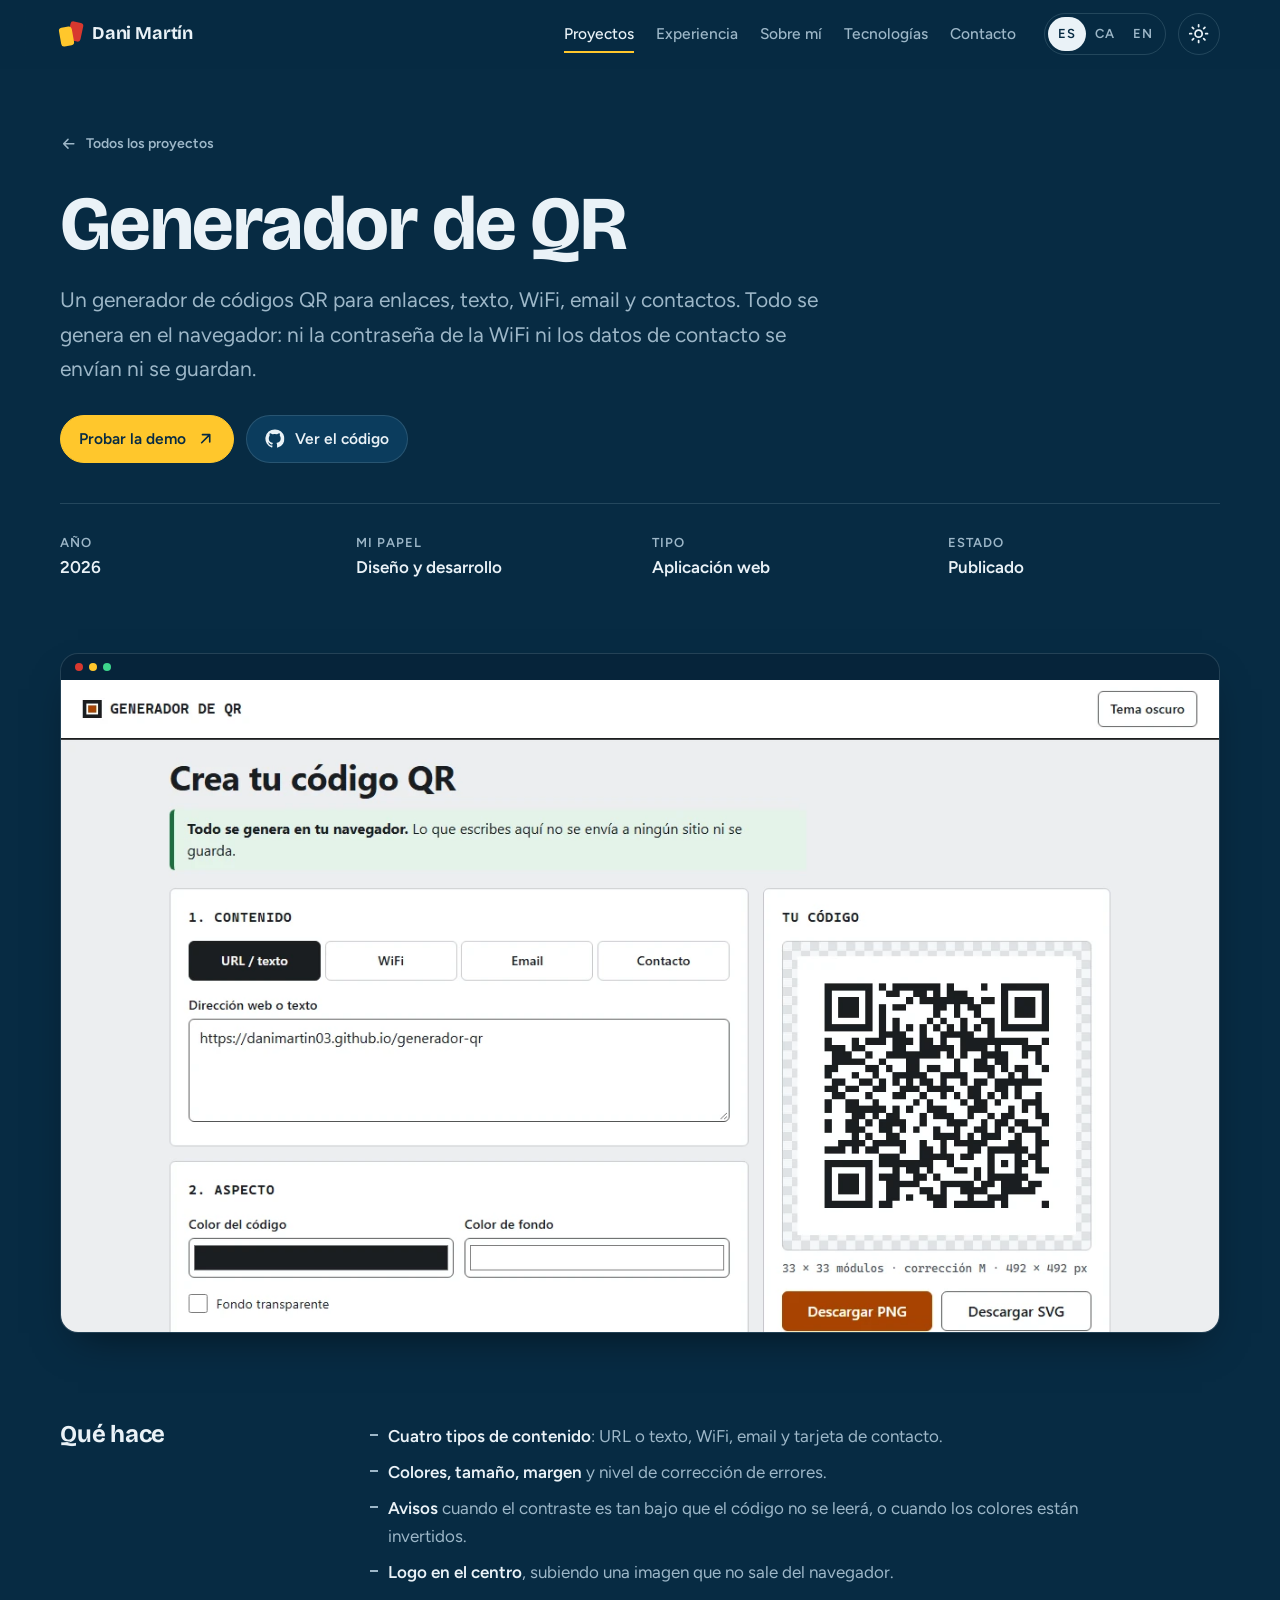
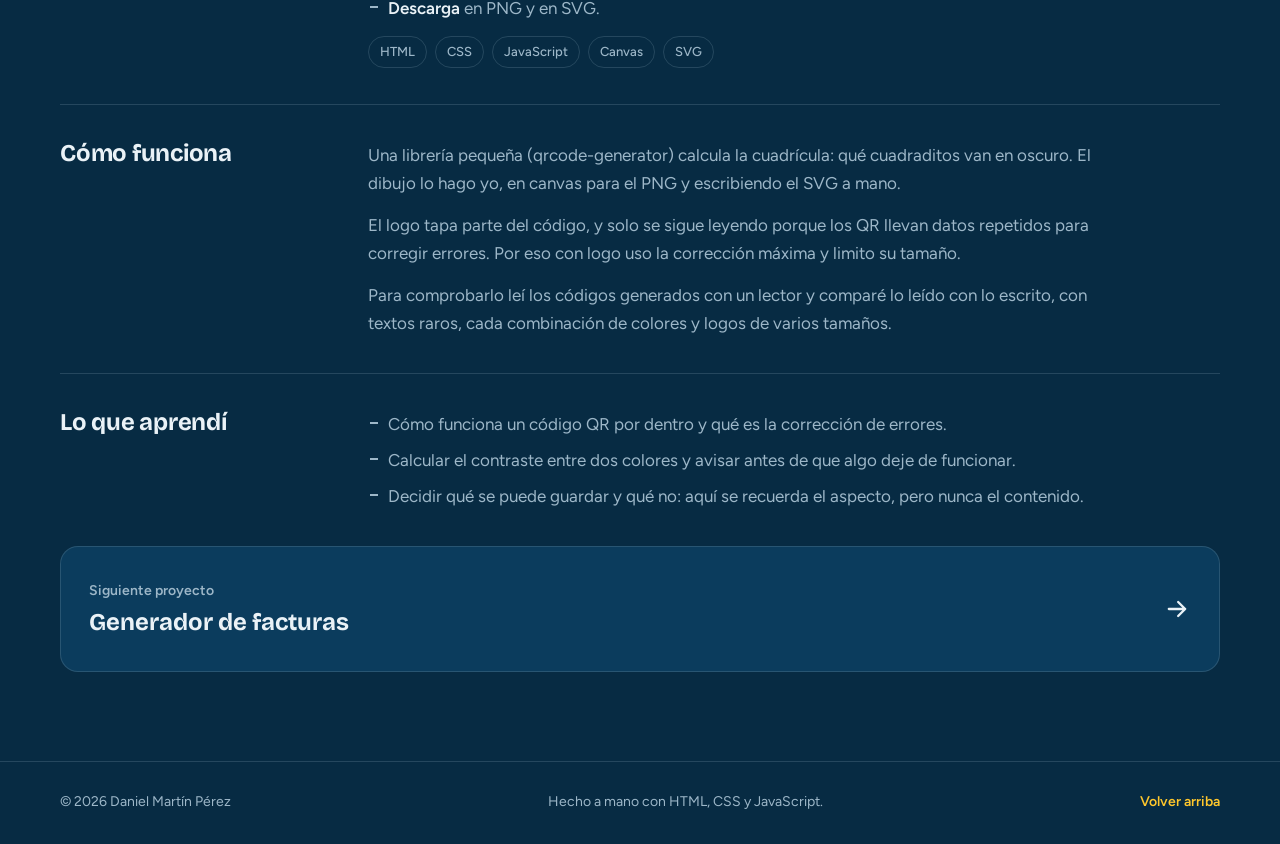
<file: proyectos/generador-qr.html>
<!DOCTYPE html>
<html lang="es" data-theme="dark" data-base="../">
<head>
  <meta charset="utf-8">
  <meta name="viewport" content="width=device-width, initial-scale=1">
  <title data-i18n="qr.metaTitle">Generador de QR · Dani Martín</title>
  <meta name="description" data-i18n-attr="content=qr.card" content="Generador de códigos QR para enlaces, WiFi, email y contactos, con colores, logo y descarga en PNG y SVG. Todo se genera en el navegador.">
  <meta name="author" content="Daniel Martín Pérez">
  <meta name="theme-color" content="#072B43">
  <link rel="canonical" href="https://danimartin03.github.io/proyectos/generador-qr.html">

  <meta property="og:type" content="article">
  <meta property="og:url" content="https://danimartin03.github.io/proyectos/generador-qr.html">
  <meta property="og:title" content="Generador de QR · Dani Martín">
  <meta property="og:description" content="Generador de códigos QR para enlaces, WiFi, email y contactos, con colores, logo y descarga en PNG y SVG. Todo se genera en el navegador.">
  <meta property="og:image" content="https://danimartin03.github.io/assets/img/og.jpg">
  <meta name="twitter:card" content="summary_large_image">

  <link rel="icon" href="../favicon.svg" type="image/svg+xml">

  <!-- Aplica el tema guardado antes de pintar y avisa al CSS de que hay JS -->
  <script>
    (function () {
      var root = document.documentElement;
      root.classList.add('js');
      try {
        var saved = localStorage.getItem('theme');
        if (saved === 'light' || saved === 'dark') root.setAttribute('data-theme', saved);
      } catch (e) { /* sin acceso a localStorage: se queda el tema oscuro */ }
    })();
  </script>

  <link rel="preconnect" href="https://fonts.googleapis.com">
  <link rel="preconnect" href="https://fonts.gstatic.com" crossorigin>
  <link href="https://fonts.googleapis.com/css2?family=Bricolage+Grotesque:opsz,wght@12..96,400..800&family=Figtree:wght@400;500;600&display=swap" rel="stylesheet">

  <link rel="stylesheet" href="../css/base.css">
  <link rel="stylesheet" href="../css/layout.css">
  <link rel="stylesheet" href="../css/components.css">
  <link rel="stylesheet" href="../css/animations.css">
</head>
<body>
  <a class="skip-link" href="#contenido" data-i18n="a11y.skip">Saltar al contenido</a>
  <div class="progress" aria-hidden="true"><span class="progress__bar"></span></div>

  <header class="header">
    <div class="container header__inner">
      <a class="logo" href="../" aria-label="Dani Martín, inicio" data-i18n-attr="aria-label=a11y.home">
        <span class="logo__cards" aria-hidden="true"><i></i><i></i></span>
        Dani Martín
      </a>

      <button class="icon-btn header__toggle" type="button" aria-expanded="false" aria-controls="menu" aria-label="Abrir menú" data-i18n-attr="aria-label=a11y.menu">
        <svg class="icon icon--open" aria-hidden="true"><use href="../assets/icons/sprite.svg#menu"/></svg>
        <svg class="icon icon--close" aria-hidden="true"><use href="../assets/icons/sprite.svg#close"/></svg>
      </button>

      <div class="header__menu" id="menu">
        <nav class="nav" aria-label="Principal" data-i18n-attr="aria-label=a11y.nav">
          <a class="nav__link is-active" href="../#proyectos" aria-current="true" data-i18n="nav.projects">Proyectos</a>
          <a class="nav__link" href="../#experiencia" data-i18n="nav.experience">Experiencia</a>
          <a class="nav__link" href="../#sobre-mi" data-i18n="nav.about">Sobre mí</a>
          <a class="nav__link" href="../#tecnologias" data-i18n="nav.tech">Tecnologías</a>
          <a class="nav__link" href="../#contacto" data-i18n="nav.contact">Contacto</a>
        </nav>

        <div class="header__tools">
          <div class="lang" role="group" aria-label="Idioma" data-i18n-attr="aria-label=a11y.lang">
            <button class="lang__btn" type="button" data-lang="es" aria-pressed="true" lang="es" title="Castellano">ES</button>
            <button class="lang__btn" type="button" data-lang="ca" aria-pressed="false" lang="ca" title="Català">CA</button>
            <button class="lang__btn" type="button" data-lang="en" aria-pressed="false" lang="en" title="English">EN</button>
          </div>
          <button class="icon-btn theme-toggle" type="button" aria-label="Cambiar entre tema claro y oscuro" data-i18n-attr="aria-label=a11y.theme">
            <svg class="icon icon--sun" aria-hidden="true"><use href="../assets/icons/sprite.svg#sun"/></svg>
            <svg class="icon icon--moon" aria-hidden="true"><use href="../assets/icons/sprite.svg#moon"/></svg>
          </button>
        </div>
      </div>
    </div>
  </header>

  <main id="contenido">
    <article>
      <header class="project-hero">
        <div class="container">
          <a class="back hero-in" style="--d:0" href="../#proyectos">
            <svg class="icon" aria-hidden="true"><use href="../assets/icons/sprite.svg#arrow-left"/></svg>
            <span data-i18n="p.back">Todos los proyectos</span></a>
          <h1 class="project-hero__title hero-in" style="--d:1" data-i18n="qr.title">Generador de QR</h1>
          <p class="project-hero__lead hero-in" style="--d:2" data-i18n="qr.lead">Un generador de códigos QR para enlaces, texto, WiFi, email y contactos. Todo se genera en el navegador: ni la contraseña de la WiFi ni los datos de contacto se envían ni se guardan.</p>
          <ul class="hero__actions hero-in" style="--d:3">
            <li><a class="btn btn--primary" href="https://danimartin03.github.io/generador-qr/" target="_blank" rel="noopener">
              <span data-i18n="p.demo">Probar la demo</span>
              <svg class="icon" aria-hidden="true"><use href="../assets/icons/sprite.svg#arrow-up-right"/></svg></a></li>
            <li><a class="btn" href="https://github.com/danimartin03/generador-qr" target="_blank" rel="noopener">
              <svg class="icon" aria-hidden="true"><use href="../assets/icons/sprite.svg#github"/></svg>
              <span data-i18n="p.code">Ver el código</span></a></li>
          </ul>
          <dl class="meta hero-in" style="--d:4">
            <div><dt data-i18n="p.year">Año</dt><dd>2026</dd></div>
            <div><dt data-i18n="p.role">Mi papel</dt><dd data-i18n="qr.role">Diseño y desarrollo</dd></div>
            <div><dt data-i18n="p.type">Tipo</dt><dd data-i18n="qr.type">Aplicación web</dd></div>
            <div><dt data-i18n="p.status">Estado</dt><dd data-i18n="qr.status">Publicado</dd></div>
          </dl>
        </div>
      </header>

      <div class="container">
        <figure class="project-cover reveal card__media--browser">
          <img src="../assets/img/proyectos/generador-qr-web.webp" width="1280" height="720" alt="Generador de códigos QR: a la izquierda el formulario y a la derecha el código generado" data-i18n-attr="alt=qr.coverAlt">
        </figure>
      </div>

      <div class="container project-body">
        <section class="block reveal">
          <h2 data-i18n="p.what">Qué hace</h2>
          <ul class="list">
            <li data-i18n="qr.w1"><strong>Cuatro tipos de contenido</strong>: URL o texto, WiFi, email y tarjeta de contacto.</li>
            <li data-i18n="qr.w2"><strong>Colores, tamaño, margen</strong> y nivel de corrección de errores.</li>
            <li data-i18n="qr.w3"><strong>Avisos</strong> cuando el contraste es tan bajo que el código no se leerá, o cuando los colores están invertidos.</li>
            <li data-i18n="qr.w4"><strong>Logo en el centro</strong>, subiendo una imagen que no sale del navegador.</li>
            <li data-i18n="qr.w5"><strong>Descarga</strong> en PNG y en SVG.</li>
          </ul>
          <ul class="tags"><li>HTML</li><li>CSS</li><li>JavaScript</li><li>Canvas</li><li>SVG</li></ul>
        </section>
        <section class="block reveal">
          <h2 data-i18n="p.how">Cómo funciona</h2>
          <p data-i18n="qr.how1">Una librería pequeña (qrcode-generator) calcula la cuadrícula: qué cuadraditos van en oscuro. El dibujo lo hago yo, en canvas para el PNG y escribiendo el SVG a mano.</p>
          <p data-i18n="qr.how2">El logo tapa parte del código, y solo se sigue leyendo porque los QR llevan datos repetidos para corregir errores. Por eso con logo uso la corrección máxima y limito su tamaño.</p>
          <p data-i18n="qr.how3">Para comprobarlo leí los códigos generados con un lector y comparé lo leído con lo escrito, con textos raros, cada combinación de colores y logos de varios tamaños.</p>
        </section>
        <section class="block reveal">
          <h2 data-i18n="p.learned">Lo que aprendí</h2>
          <ul class="list">
            <li data-i18n="qr.l1">Cómo funciona un código QR por dentro y qué es la corrección de errores.</li>
            <li data-i18n="qr.l2">Calcular el contraste entre dos colores y avisar antes de que algo deje de funcionar.</li>
            <li data-i18n="qr.l3">Decidir qué se puede guardar y qué no: aquí se recuerda el aspecto, pero nunca el contenido.</li>
          </ul>
        </section>

        <a class="next reveal" href="generador-facturas.html">
          <span>
            <span class="next__label" data-i18n="p.next">Siguiente proyecto</span><br>
            <span class="next__title" data-i18n="fac.title">Generador de facturas</span>
          </span>
          <svg class="icon" aria-hidden="true"><use href="../assets/icons/sprite.svg#arrow-right"/></svg>
        </a>
      </div>
    </article>
  </main>

  <footer class="footer">
    <div class="container footer__inner">
      <p>© <span data-year>2026</span> Daniel Martín Pérez</p>
      <p data-i18n="footer.made">Hecho a mano con HTML, CSS y JavaScript.</p>
      <a class="link" href="#contenido" data-i18n="footer.top">Volver arriba</a>
    </div>
  </footer>

  <script src="../js/theme.js" defer></script>
  <script src="../js/i18n.js" defer></script>
  <script src="../js/reveal.js" defer></script>
  <script src="../js/main.js" defer></script>
</body>
</html>
</file>
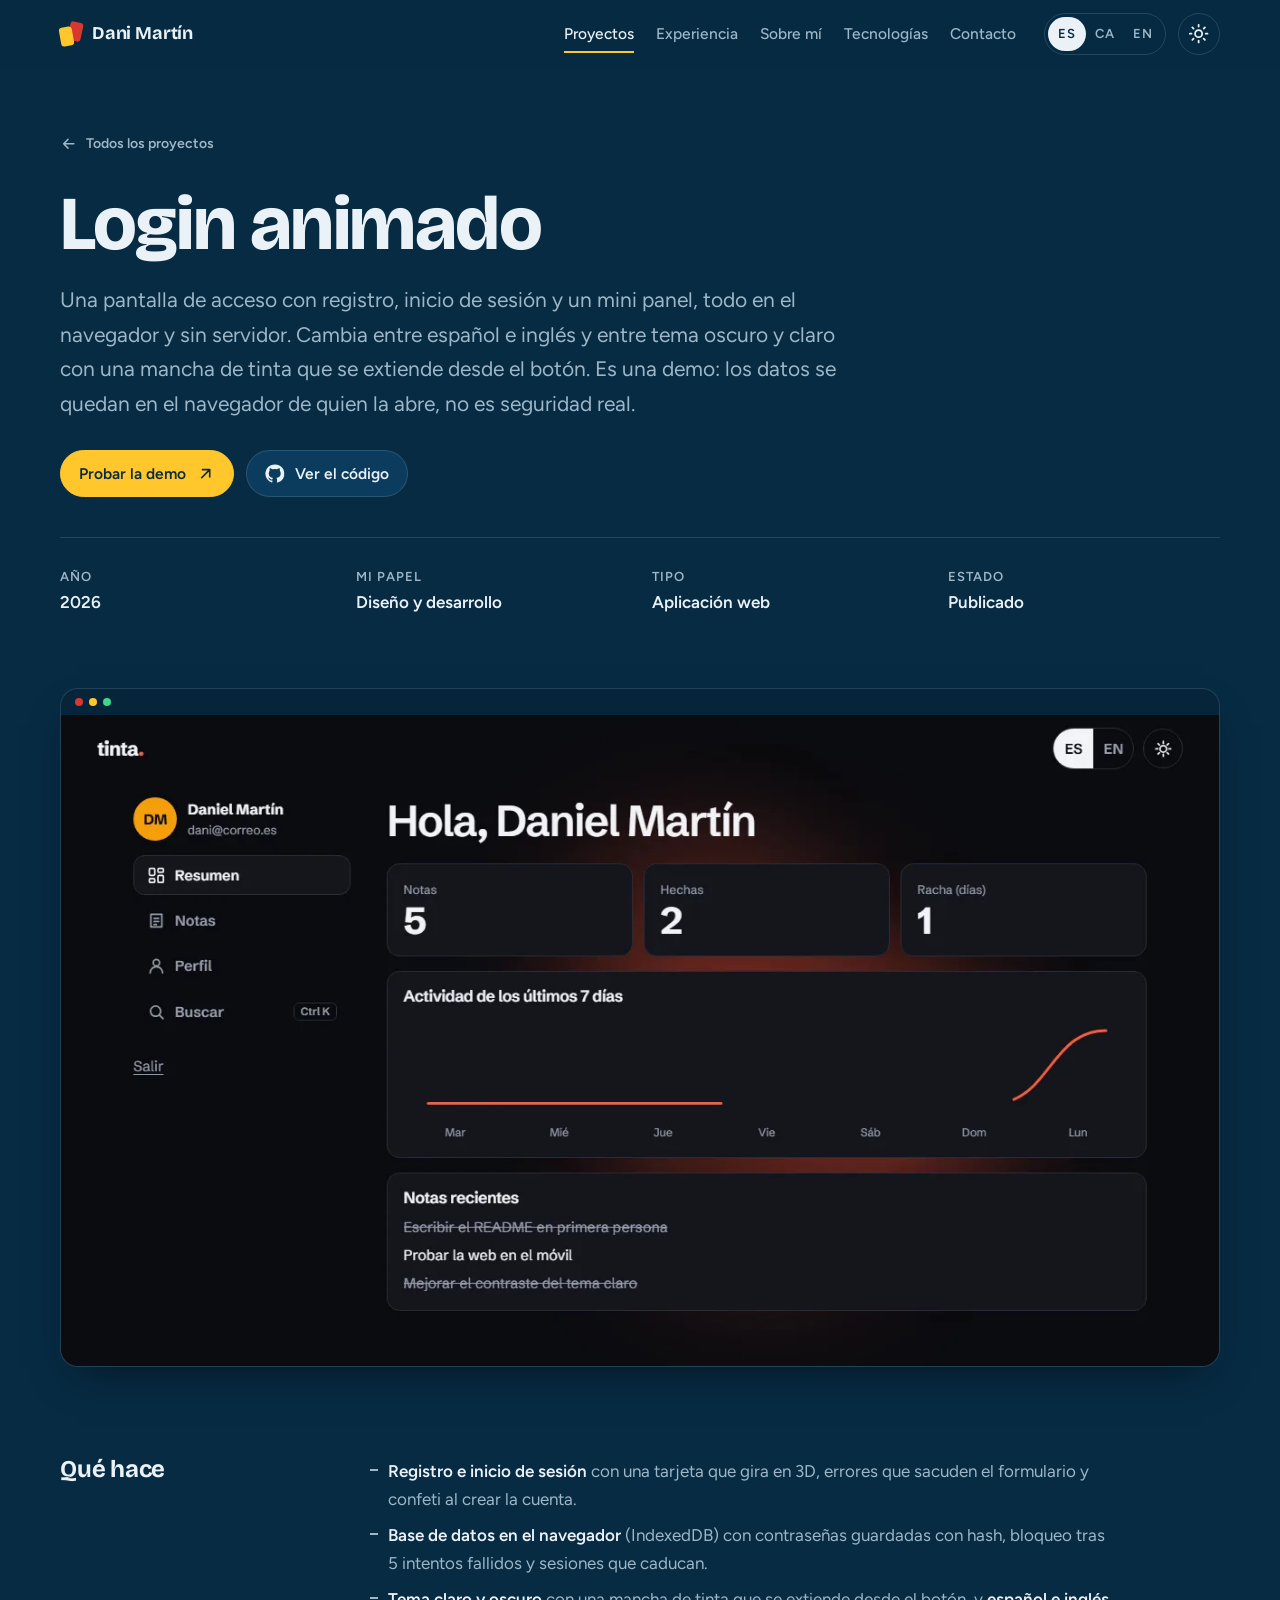
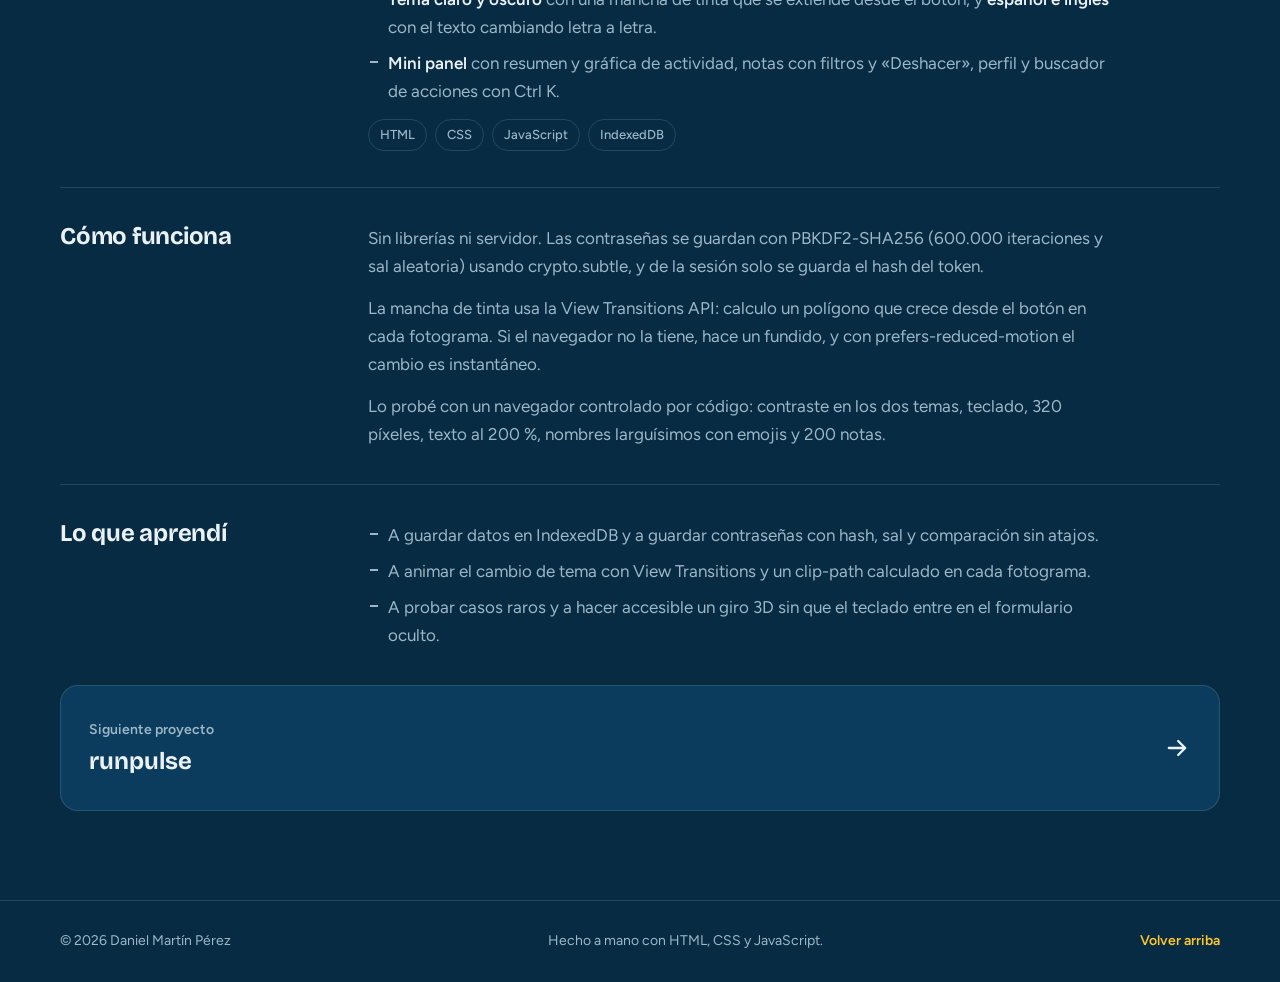
<file: proyectos/login-animado.html>
<!DOCTYPE html>
<html lang="es" data-theme="dark" data-base="../">
<head>
  <meta charset="utf-8">
  <meta name="viewport" content="width=device-width, initial-scale=1">
  <title data-i18n="login.metaTitle">Login animado · Dani Martín</title>
  <meta name="description" data-i18n-attr="content=login.card" content="Registro e inicio de sesión con una base de datos en el navegador, un mini panel de notas, español e inglés y cambio de tema con una mancha de tinta que se extiende.">
  <meta name="author" content="Daniel Martín Pérez">
  <meta name="theme-color" content="#072B43">
  <link rel="canonical" href="https://danimartin03.github.io/proyectos/login-animado.html">

  <meta property="og:type" content="article">
  <meta property="og:url" content="https://danimartin03.github.io/proyectos/login-animado.html">
  <meta property="og:title" content="Login animado · Dani Martín">
  <meta property="og:description" content="Registro e inicio de sesión con una base de datos en el navegador, un mini panel de notas, español e inglés y cambio de tema con una mancha de tinta que se extiende.">
  <meta property="og:image" content="https://danimartin03.github.io/assets/img/og.jpg">
  <meta name="twitter:card" content="summary_large_image">

  <link rel="icon" href="../favicon.svg" type="image/svg+xml">

  <!-- Aplica el tema guardado antes de pintar y avisa al CSS de que hay JS -->
  <script>
    (function () {
      var root = document.documentElement;
      root.classList.add('js');
      try {
        var saved = localStorage.getItem('theme');
        if (saved === 'light' || saved === 'dark') root.setAttribute('data-theme', saved);
      } catch (e) { /* sin acceso a localStorage: se queda el tema oscuro */ }
    })();
  </script>

  <link rel="preconnect" href="https://fonts.googleapis.com">
  <link rel="preconnect" href="https://fonts.gstatic.com" crossorigin>
  <link href="https://fonts.googleapis.com/css2?family=Bricolage+Grotesque:opsz,wght@12..96,400..800&family=Figtree:wght@400;500;600&display=swap" rel="stylesheet">

  <link rel="stylesheet" href="../css/base.css">
  <link rel="stylesheet" href="../css/layout.css">
  <link rel="stylesheet" href="../css/components.css">
  <link rel="stylesheet" href="../css/animations.css">
</head>
<body>
  <a class="skip-link" href="#contenido" data-i18n="a11y.skip">Saltar al contenido</a>
  <div class="progress" aria-hidden="true"><span class="progress__bar"></span></div>

  <header class="header">
    <div class="container header__inner">
      <a class="logo" href="../" aria-label="Dani Martín, inicio" data-i18n-attr="aria-label=a11y.home">
        <span class="logo__cards" aria-hidden="true"><i></i><i></i></span>
        Dani Martín
      </a>

      <button class="icon-btn header__toggle" type="button" aria-expanded="false" aria-controls="menu" aria-label="Abrir menú" data-i18n-attr="aria-label=a11y.menu">
        <svg class="icon icon--open" aria-hidden="true"><use href="../assets/icons/sprite.svg#menu"/></svg>
        <svg class="icon icon--close" aria-hidden="true"><use href="../assets/icons/sprite.svg#close"/></svg>
      </button>

      <div class="header__menu" id="menu">
        <nav class="nav" aria-label="Principal" data-i18n-attr="aria-label=a11y.nav">
          <a class="nav__link is-active" href="../#proyectos" aria-current="true" data-i18n="nav.projects">Proyectos</a>
          <a class="nav__link" href="../#experiencia" data-i18n="nav.experience">Experiencia</a>
          <a class="nav__link" href="../#sobre-mi" data-i18n="nav.about">Sobre mí</a>
          <a class="nav__link" href="../#tecnologias" data-i18n="nav.tech">Tecnologías</a>
          <a class="nav__link" href="../#contacto" data-i18n="nav.contact">Contacto</a>
        </nav>

        <div class="header__tools">
          <div class="lang" role="group" aria-label="Idioma" data-i18n-attr="aria-label=a11y.lang">
            <button class="lang__btn" type="button" data-lang="es" aria-pressed="true" lang="es" title="Castellano">ES</button>
            <button class="lang__btn" type="button" data-lang="ca" aria-pressed="false" lang="ca" title="Català">CA</button>
            <button class="lang__btn" type="button" data-lang="en" aria-pressed="false" lang="en" title="English">EN</button>
          </div>
          <button class="icon-btn theme-toggle" type="button" aria-label="Cambiar entre tema claro y oscuro" data-i18n-attr="aria-label=a11y.theme">
            <svg class="icon icon--sun" aria-hidden="true"><use href="../assets/icons/sprite.svg#sun"/></svg>
            <svg class="icon icon--moon" aria-hidden="true"><use href="../assets/icons/sprite.svg#moon"/></svg>
          </button>
        </div>
      </div>
    </div>
  </header>

  <main id="contenido">
    <article>
      <header class="project-hero">
        <div class="container">
          <a class="back hero-in" style="--d:0" href="../#proyectos">
            <svg class="icon" aria-hidden="true"><use href="../assets/icons/sprite.svg#arrow-left"/></svg>
            <span data-i18n="p.back">Todos los proyectos</span></a>
          <h1 class="project-hero__title hero-in" style="--d:1" data-i18n="login.title">Login animado</h1>
          <p class="project-hero__lead hero-in" style="--d:2" data-i18n="login.lead">Una pantalla de acceso con registro, inicio de sesión y un mini panel, todo en el navegador y sin servidor. Cambia entre español e inglés y entre tema oscuro y claro con una mancha de tinta que se extiende desde el botón. Es una demo: los datos se quedan en el navegador de quien la abre, no es seguridad real.</p>
          <ul class="hero__actions hero-in" style="--d:3">
            <li><a class="btn btn--primary" href="https://danimartin03.github.io/login-animado/" target="_blank" rel="noopener">
              <span data-i18n="p.demo">Probar la demo</span>
              <svg class="icon" aria-hidden="true"><use href="../assets/icons/sprite.svg#arrow-up-right"/></svg></a></li>
            <li><a class="btn" href="https://github.com/danimartin03/login-animado" target="_blank" rel="noopener">
              <svg class="icon" aria-hidden="true"><use href="../assets/icons/sprite.svg#github"/></svg>
              <span data-i18n="p.code">Ver el código</span></a></li>
          </ul>
          <dl class="meta hero-in" style="--d:4">
            <div><dt data-i18n="p.year">Año</dt><dd>2026</dd></div>
            <div><dt data-i18n="p.role">Mi papel</dt><dd data-i18n="login.role">Diseño y desarrollo</dd></div>
            <div><dt data-i18n="p.type">Tipo</dt><dd data-i18n="login.type">Aplicación web</dd></div>
            <div><dt data-i18n="p.status">Estado</dt><dd data-i18n="login.status">Publicado</dd></div>
          </dl>
        </div>
      </header>

      <div class="container">
        <figure class="project-cover reveal card__media--browser">
          <img src="../assets/img/proyectos/login-animado-web.webp" width="1280" height="720" alt="Panel de Tinta en tema oscuro con tres cifras, la gráfica de actividad de la semana y la lista de notas recientes" data-i18n-attr="alt=login.coverAlt">
        </figure>
      </div>

      <div class="container project-body">
        <section class="block reveal">
          <h2 data-i18n="p.what">Qué hace</h2>
          <ul class="list">
            <li data-i18n="login.w1"><strong>Registro e inicio de sesión</strong> con una tarjeta que gira en 3D, errores que sacuden el formulario y confeti al crear la cuenta.</li>
            <li data-i18n="login.w2"><strong>Base de datos en el navegador</strong> (IndexedDB) con contraseñas guardadas con hash, bloqueo tras 5 intentos fallidos y sesiones que caducan.</li>
            <li data-i18n="login.w3"><strong>Tema claro y oscuro</strong> con una mancha de tinta que se extiende desde el botón, y <strong>español e inglés</strong> con el texto cambiando letra a letra.</li>
            <li data-i18n="login.w4"><strong>Mini panel</strong> con resumen y gráfica de actividad, notas con filtros y «Deshacer», perfil y buscador de acciones con Ctrl K.</li>
          </ul>
          <ul class="tags"><li>HTML</li><li>CSS</li><li>JavaScript</li><li>IndexedDB</li></ul>
        </section>
        <section class="block reveal">
          <h2 data-i18n="p.how">Cómo funciona</h2>
          <p data-i18n="login.how1">Sin librerías ni servidor. Las contraseñas se guardan con PBKDF2-SHA256 (600.000 iteraciones y sal aleatoria) usando crypto.subtle, y de la sesión solo se guarda el hash del token.</p>
          <p data-i18n="login.how2">La mancha de tinta usa la View Transitions API: calculo un polígono que crece desde el botón en cada fotograma. Si el navegador no la tiene, hace un fundido, y con prefers-reduced-motion el cambio es instantáneo.</p>
          <p data-i18n="login.how3">Lo probé con un navegador controlado por código: contraste en los dos temas, teclado, 320 píxeles, texto al 200 %, nombres larguísimos con emojis y 200 notas.</p>
        </section>
        <section class="block reveal">
          <h2 data-i18n="p.learned">Lo que aprendí</h2>
          <ul class="list">
            <li data-i18n="login.l1">A guardar datos en IndexedDB y a guardar contraseñas con hash, sal y comparación sin atajos.</li>
            <li data-i18n="login.l2">A animar el cambio de tema con View Transitions y un clip-path calculado en cada fotograma.</li>
            <li data-i18n="login.l3">A probar casos raros y a hacer accesible un giro 3D sin que el teclado entre en el formulario oculto.</li>
          </ul>
        </section>

        <a class="next reveal" href="runpulse.html">
          <span>
            <span class="next__label" data-i18n="p.next">Siguiente proyecto</span><br>
            <span class="next__title" data-i18n="run.title">runpulse</span>
          </span>
          <svg class="icon" aria-hidden="true"><use href="../assets/icons/sprite.svg#arrow-right"/></svg>
        </a>
      </div>
    </article>
  </main>

  <footer class="footer">
    <div class="container footer__inner">
      <p>© <span data-year>2026</span> Daniel Martín Pérez</p>
      <p data-i18n="footer.made">Hecho a mano con HTML, CSS y JavaScript.</p>
      <a class="link" href="#contenido" data-i18n="footer.top">Volver arriba</a>
    </div>
  </footer>

  <script src="../js/theme.js" defer></script>
  <script src="../js/i18n.js" defer></script>
  <script src="../js/reveal.js" defer></script>
  <script src="../js/main.js" defer></script>
</body>
</html>
</file>
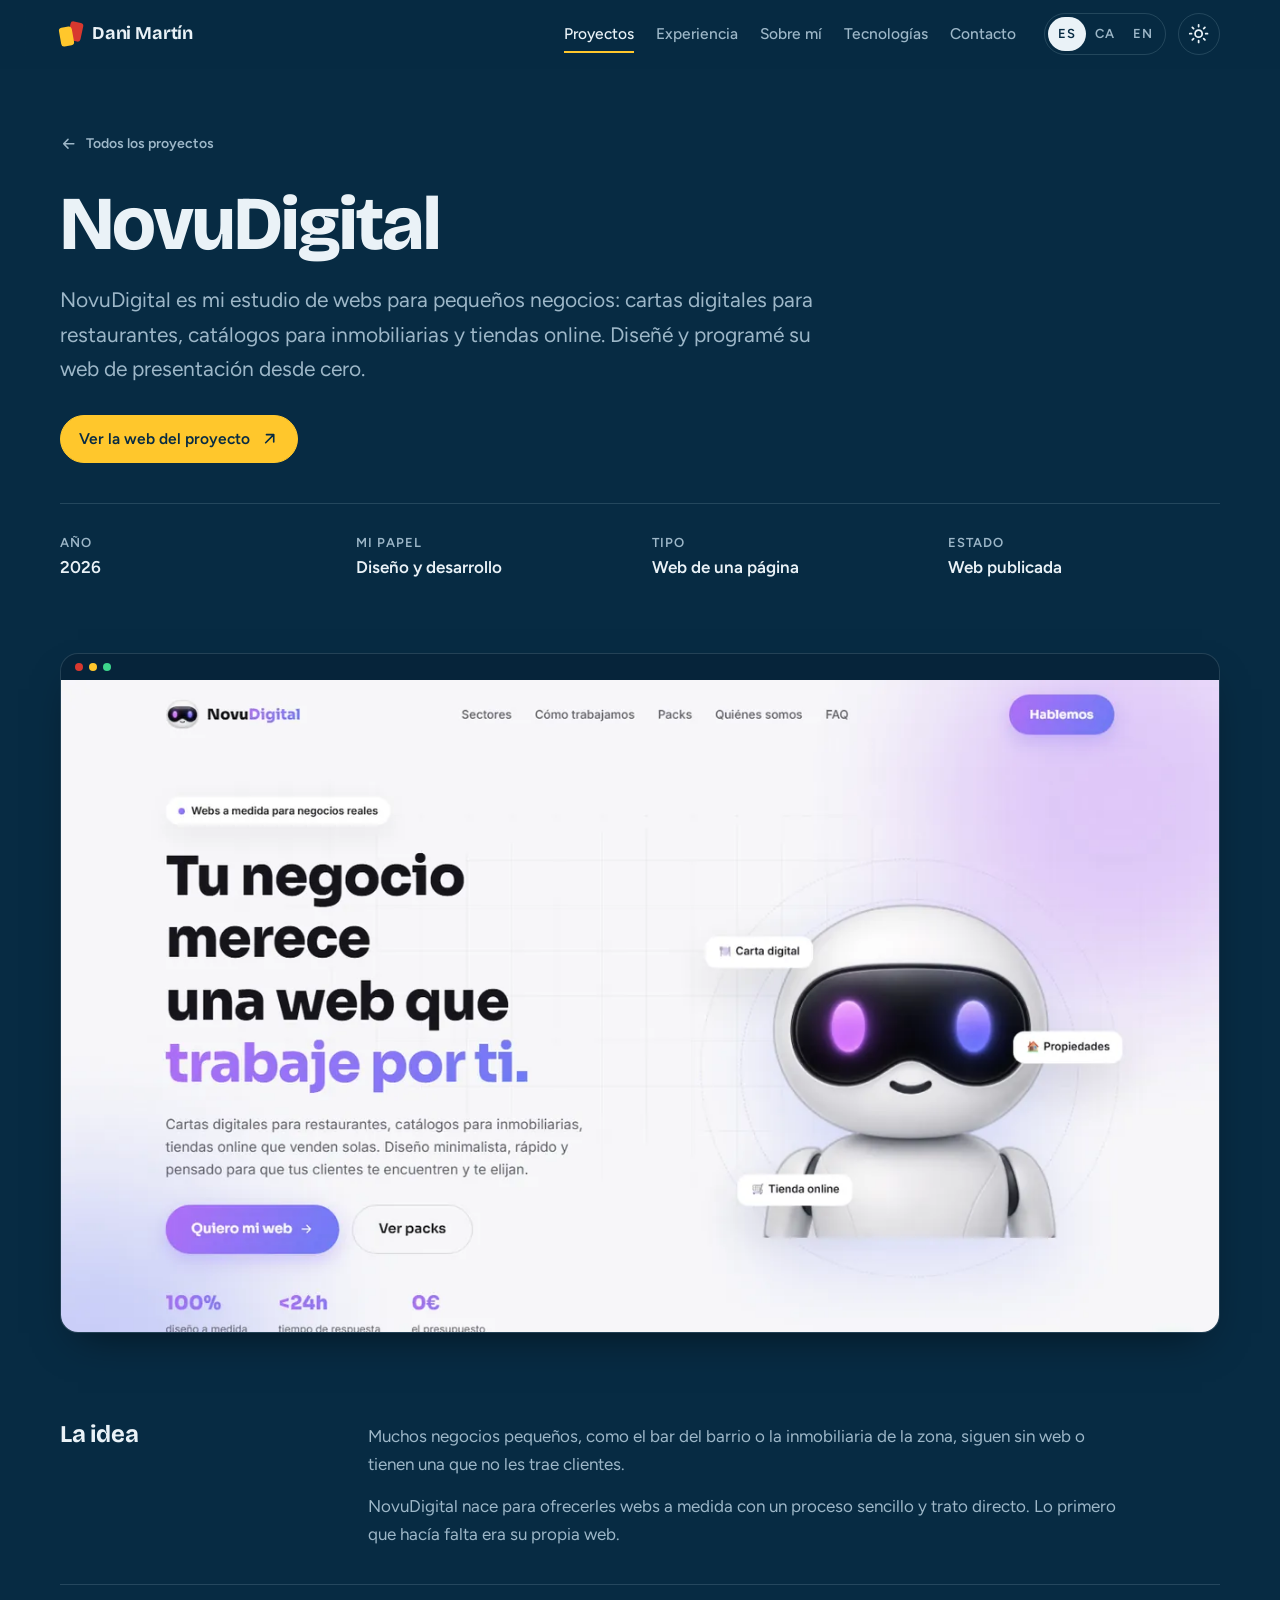
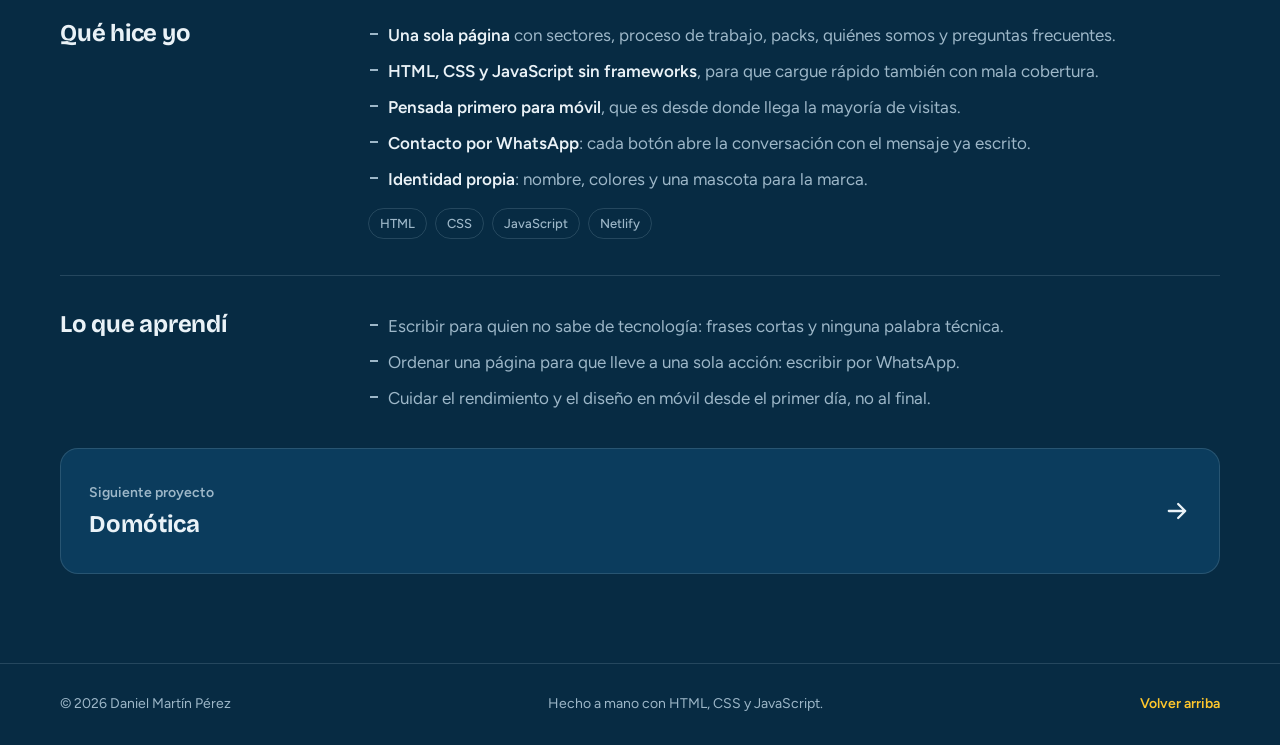
<file: proyectos/novudigital.html>
<!DOCTYPE html>
<html lang="es" data-theme="dark" data-base="../">
<head>
  <meta charset="utf-8">
  <meta name="viewport" content="width=device-width, initial-scale=1">
  <title data-i18n="novu.metaTitle">NovuDigital · Dani Martín</title>
  <meta name="description" data-i18n-attr="content=novu.card" content="Mi estudio de webs para pequeños negocios: restaurantes, inmobiliarias y tiendas online. Diseñé y programé su web desde cero.">
  <meta name="author" content="Daniel Martín Pérez">
  <meta name="theme-color" content="#072B43">
  <link rel="canonical" href="https://danimartin03.github.io/proyectos/novudigital.html">

  <meta property="og:type" content="article">
  <meta property="og:url" content="https://danimartin03.github.io/proyectos/novudigital.html">
  <meta property="og:title" content="NovuDigital · Dani Martín">
  <meta property="og:description" content="Mi estudio de webs para pequeños negocios: restaurantes, inmobiliarias y tiendas online. Diseñé y programé su web desde cero.">
  <meta property="og:image" content="https://danimartin03.github.io/assets/img/og.jpg">
  <meta name="twitter:card" content="summary_large_image">

  <link rel="icon" href="../favicon.svg" type="image/svg+xml">

  <!-- Aplica el tema guardado antes de pintar y avisa al CSS de que hay JS -->
  <script>
    (function () {
      var root = document.documentElement;
      root.classList.add('js');
      try {
        var saved = localStorage.getItem('theme');
        if (saved === 'light' || saved === 'dark') root.setAttribute('data-theme', saved);
      } catch (e) { /* sin acceso a localStorage: se queda el tema oscuro */ }
    })();
  </script>

  <link rel="preconnect" href="https://fonts.googleapis.com">
  <link rel="preconnect" href="https://fonts.gstatic.com" crossorigin>
  <link href="https://fonts.googleapis.com/css2?family=Bricolage+Grotesque:opsz,wght@12..96,400..800&family=Figtree:wght@400;500;600&display=swap" rel="stylesheet">

  <link rel="stylesheet" href="../css/base.css">
  <link rel="stylesheet" href="../css/layout.css">
  <link rel="stylesheet" href="../css/components.css">
  <link rel="stylesheet" href="../css/animations.css">
</head>
<body>
  <a class="skip-link" href="#contenido" data-i18n="a11y.skip">Saltar al contenido</a>
  <div class="progress" aria-hidden="true"><span class="progress__bar"></span></div>

  <header class="header">
    <div class="container header__inner">
      <a class="logo" href="../" aria-label="Dani Martín, inicio" data-i18n-attr="aria-label=a11y.home">
        <span class="logo__cards" aria-hidden="true"><i></i><i></i></span>
        Dani Martín
      </a>

      <button class="icon-btn header__toggle" type="button" aria-expanded="false" aria-controls="menu" aria-label="Abrir menú" data-i18n-attr="aria-label=a11y.menu">
        <svg class="icon icon--open" aria-hidden="true"><use href="../assets/icons/sprite.svg#menu"/></svg>
        <svg class="icon icon--close" aria-hidden="true"><use href="../assets/icons/sprite.svg#close"/></svg>
      </button>

      <div class="header__menu" id="menu">
        <nav class="nav" aria-label="Principal" data-i18n-attr="aria-label=a11y.nav">
          <a class="nav__link is-active" href="../#proyectos" aria-current="true" data-i18n="nav.projects">Proyectos</a>
          <a class="nav__link" href="../#experiencia" data-i18n="nav.experience">Experiencia</a>
          <a class="nav__link" href="../#sobre-mi" data-i18n="nav.about">Sobre mí</a>
          <a class="nav__link" href="../#tecnologias" data-i18n="nav.tech">Tecnologías</a>
          <a class="nav__link" href="../#contacto" data-i18n="nav.contact">Contacto</a>
        </nav>

        <div class="header__tools">
          <div class="lang" role="group" aria-label="Idioma" data-i18n-attr="aria-label=a11y.lang">
            <button class="lang__btn" type="button" data-lang="es" aria-pressed="true" lang="es" title="Castellano">ES</button>
            <button class="lang__btn" type="button" data-lang="ca" aria-pressed="false" lang="ca" title="Català">CA</button>
            <button class="lang__btn" type="button" data-lang="en" aria-pressed="false" lang="en" title="English">EN</button>
          </div>
          <button class="icon-btn theme-toggle" type="button" aria-label="Cambiar entre tema claro y oscuro" data-i18n-attr="aria-label=a11y.theme">
            <svg class="icon icon--sun" aria-hidden="true"><use href="../assets/icons/sprite.svg#sun"/></svg>
            <svg class="icon icon--moon" aria-hidden="true"><use href="../assets/icons/sprite.svg#moon"/></svg>
          </button>
        </div>
      </div>
    </div>
  </header>

  <main id="contenido">
    <article>
      <header class="project-hero">
        <div class="container">
          <a class="back hero-in" style="--d:0" href="../#proyectos">
            <svg class="icon" aria-hidden="true"><use href="../assets/icons/sprite.svg#arrow-left"/></svg>
            <span data-i18n="p.back">Todos los proyectos</span></a>
          <h1 class="project-hero__title hero-in" style="--d:1">NovuDigital</h1>
          <p class="project-hero__lead hero-in" style="--d:2" data-i18n="novu.lead">NovuDigital es mi estudio de webs para pequeños negocios: cartas digitales para restaurantes, catálogos para inmobiliarias y tiendas online. Diseñé y programé su web de presentación desde cero.</p>
          <ul class="hero__actions hero-in" style="--d:3">
            <li><a class="btn btn--primary" href="https://novudigital.netlify.app/" target="_blank" rel="noopener">
              <span data-i18n="p.visit">Ver la web del proyecto</span>
              <svg class="icon" aria-hidden="true"><use href="../assets/icons/sprite.svg#arrow-up-right"/></svg></a></li>
          </ul>
          <dl class="meta hero-in" style="--d:4">
            <div><dt data-i18n="p.year">Año</dt><dd>2026</dd></div>
            <div><dt data-i18n="p.role">Mi papel</dt><dd data-i18n="novu.role">Diseño y desarrollo</dd></div>
            <div><dt data-i18n="p.type">Tipo</dt><dd data-i18n="novu.type">Web de una página</dd></div>
            <div><dt data-i18n="p.status">Estado</dt><dd data-i18n="novu.status">Web publicada</dd></div>
          </dl>
        </div>
      </header>

      <div class="container">
        <figure class="project-cover reveal card__media--browser">
          <img src="../assets/img/proyectos/novudigital-web.webp" width="1280" height="720" alt="Página de inicio de NovuDigital" data-i18n-attr="alt=novu.coverAlt">
        </figure>
      </div>

      <div class="container project-body">
        <section class="block reveal">
          <h2 data-i18n="p.idea">La idea</h2>
          <p data-i18n="novu.idea1">Muchos negocios pequeños, como el bar del barrio o la inmobiliaria de la zona, siguen sin web o tienen una que no les trae clientes.</p>
          <p data-i18n="novu.idea2">NovuDigital nace para ofrecerles webs a medida con un proceso sencillo y trato directo. Lo primero que hacía falta era su propia web.</p>
        </section>
        <section class="block reveal">
          <h2 data-i18n="p.mine">Qué hice yo</h2>
          <ul class="list">
            <li data-i18n="novu.m1"><strong>Una sola página</strong> con sectores, proceso de trabajo, packs, quiénes somos y preguntas frecuentes.</li>
            <li data-i18n="novu.m2"><strong>HTML, CSS y JavaScript sin frameworks</strong>, para que cargue rápido también con mala cobertura.</li>
            <li data-i18n="novu.m3"><strong>Pensada primero para móvil</strong>, que es desde donde llega la mayoría de visitas.</li>
            <li data-i18n="novu.m4"><strong>Contacto por WhatsApp</strong>: cada botón abre la conversación con el mensaje ya escrito.</li>
            <li data-i18n="novu.m5"><strong>Identidad propia</strong>: nombre, colores y una mascota para la marca.</li>
          </ul>
          <ul class="tags"><li>HTML</li><li>CSS</li><li>JavaScript</li><li>Netlify</li></ul>
        </section>
        <section class="block reveal">
          <h2 data-i18n="p.learned">Lo que aprendí</h2>
          <ul class="list">
            <li data-i18n="novu.l1">Escribir para quien no sabe de tecnología: frases cortas y ninguna palabra técnica.</li>
            <li data-i18n="novu.l2">Ordenar una página para que lleve a una sola acción: escribir por WhatsApp.</li>
            <li data-i18n="novu.l3">Cuidar el rendimiento y el diseño en móvil desde el primer día, no al final.</li>
          </ul>
        </section>

        <a class="next reveal" href="domotica.html">
          <span>
            <span class="next__label" data-i18n="p.next">Siguiente proyecto</span><br>
            <span class="next__title" data-i18n="domo.title">Domótica</span>
          </span>
          <svg class="icon" aria-hidden="true"><use href="../assets/icons/sprite.svg#arrow-right"/></svg>
        </a>
      </div>
    </article>
  </main>

  <footer class="footer">
    <div class="container footer__inner">
      <p>© <span data-year>2026</span> Daniel Martín Pérez</p>
      <p data-i18n="footer.made">Hecho a mano con HTML, CSS y JavaScript.</p>
      <a class="link" href="#contenido" data-i18n="footer.top">Volver arriba</a>
    </div>
  </footer>

  <script src="../js/theme.js" defer></script>
  <script src="../js/i18n.js" defer></script>
  <script src="../js/reveal.js" defer></script>
  <script src="../js/main.js" defer></script>
</body>
</html>
</file>
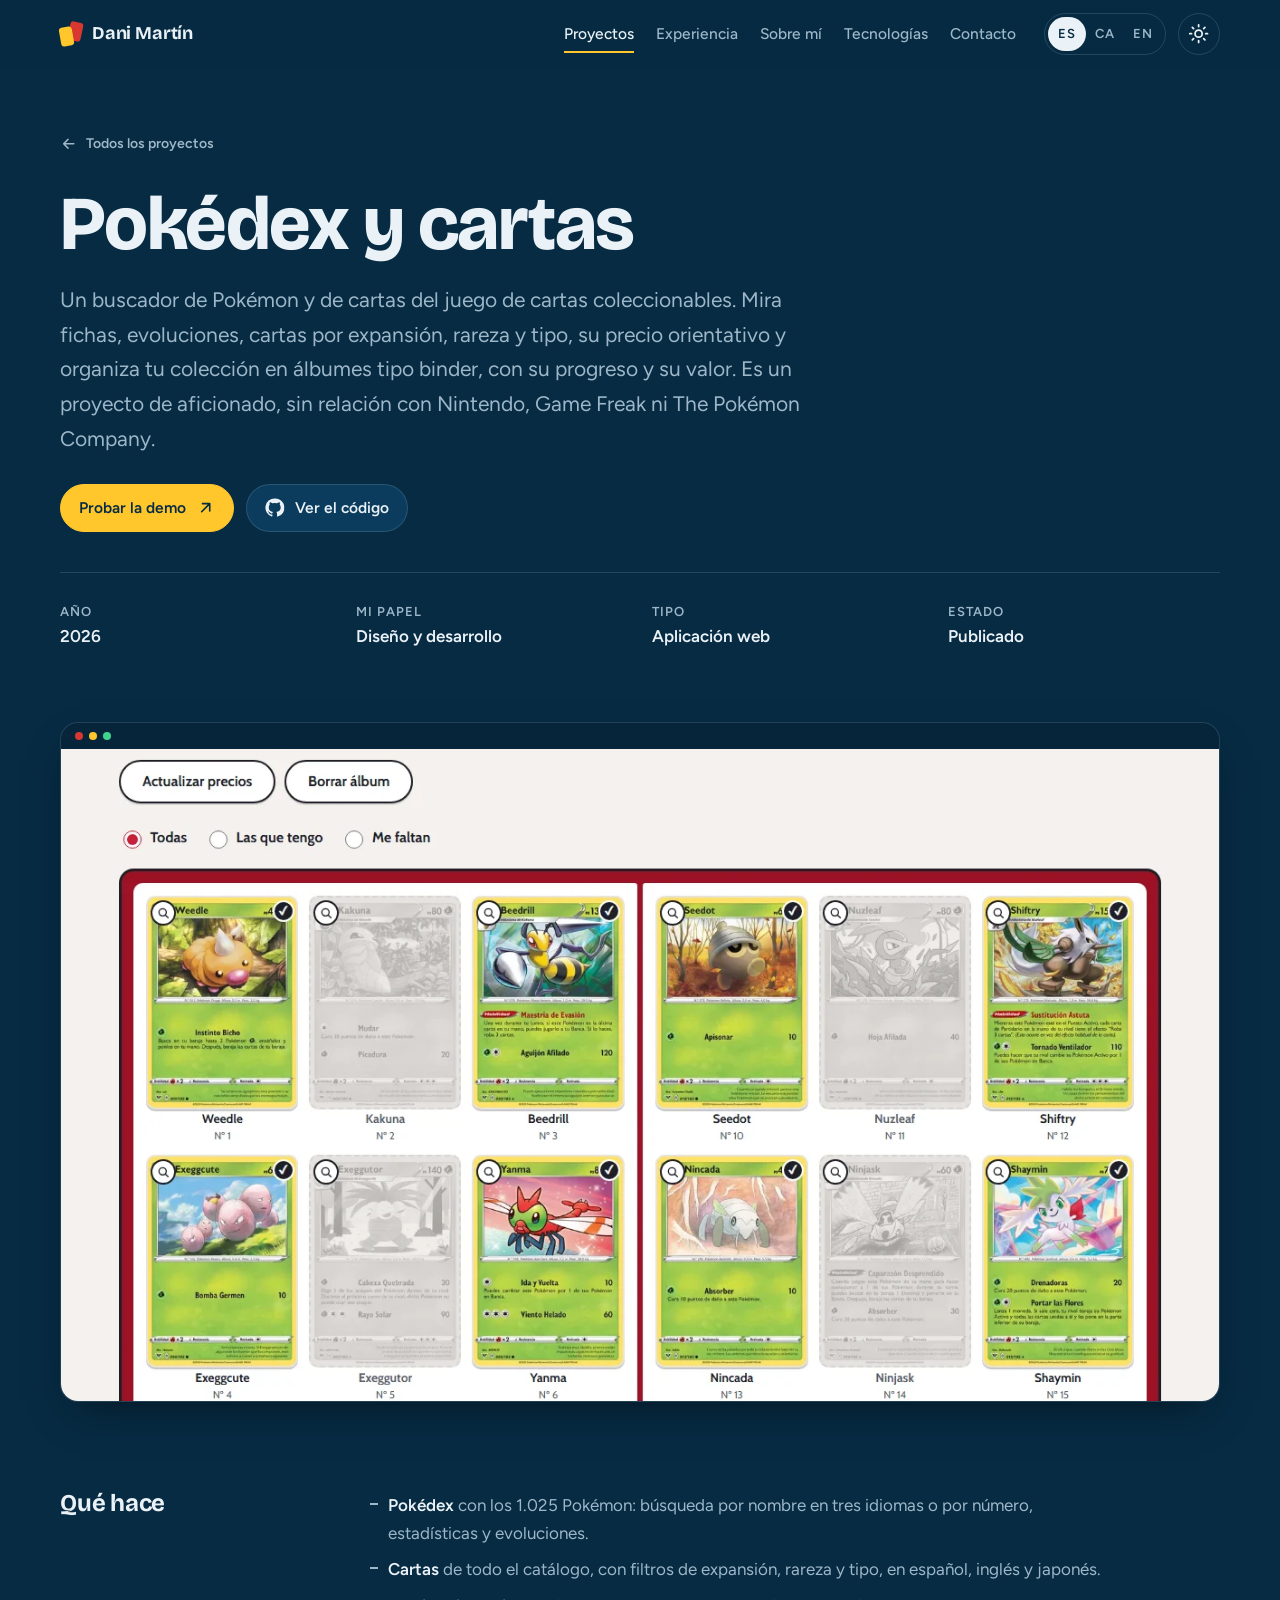
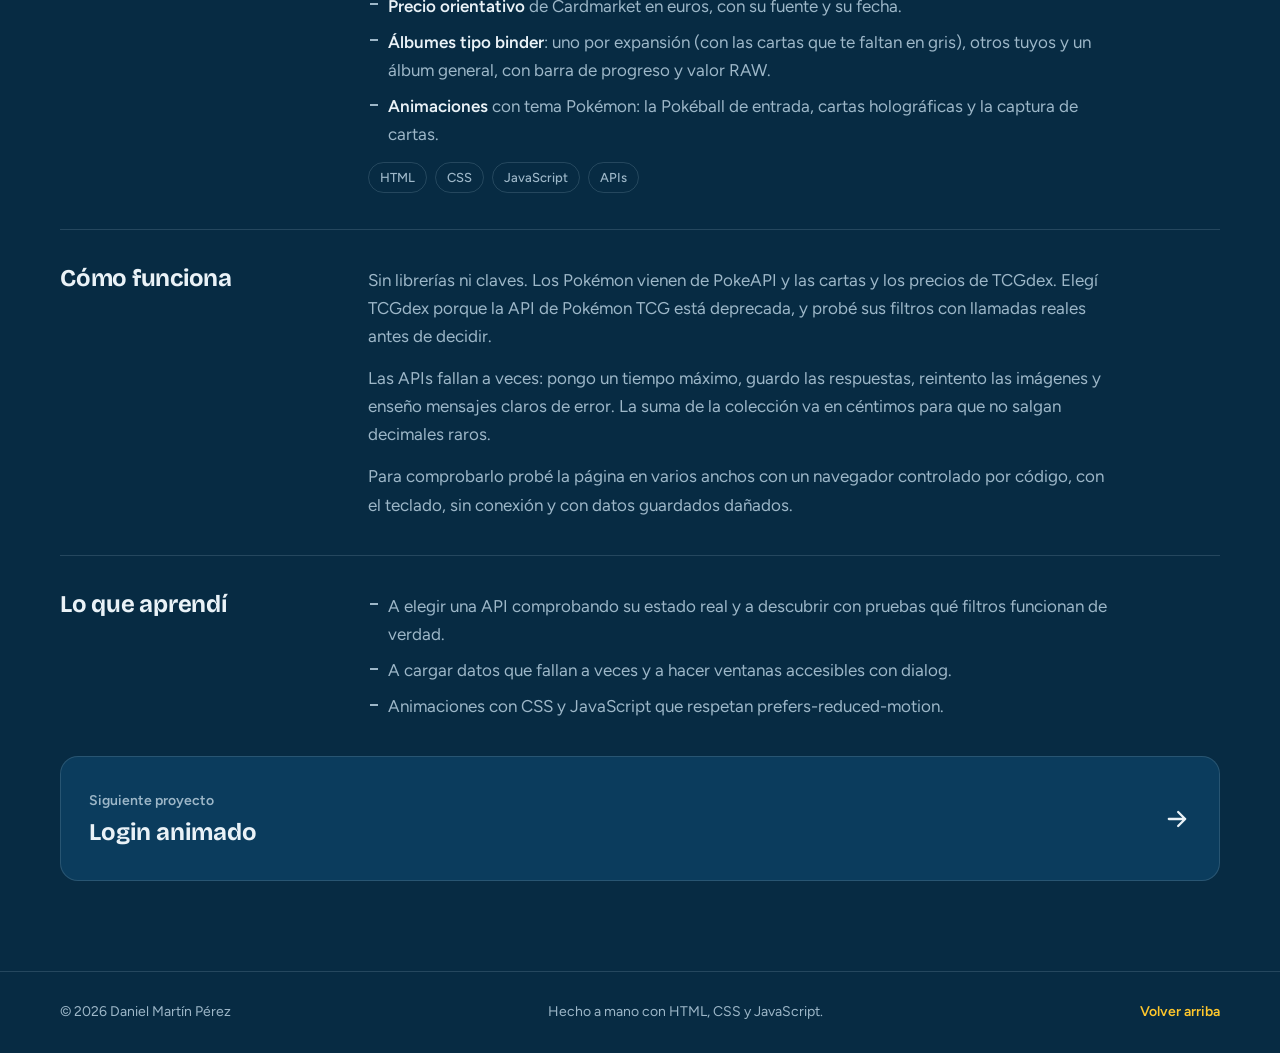
<file: proyectos/pokedex-cartas.html>
<!DOCTYPE html>
<html lang="es" data-theme="dark" data-base="../">
<head>
  <meta charset="utf-8">
  <meta name="viewport" content="width=device-width, initial-scale=1">
  <title data-i18n="pok.metaTitle">Pokédex y cartas · Dani Martín</title>
  <meta name="description" data-i18n-attr="content=pok.card" content="Buscador de Pokémon y de cartas del juego de cartas, en español, inglés y japonés, con precios orientativos y álbumes tipo binder para llevar tu colección.">
  <meta name="author" content="Daniel Martín Pérez">
  <meta name="theme-color" content="#072B43">
  <link rel="canonical" href="https://danimartin03.github.io/proyectos/pokedex-cartas.html">

  <meta property="og:type" content="article">
  <meta property="og:url" content="https://danimartin03.github.io/proyectos/pokedex-cartas.html">
  <meta property="og:title" content="Pokédex y cartas · Dani Martín">
  <meta property="og:description" content="Buscador de Pokémon y de cartas del juego de cartas, en español, inglés y japonés, con precios orientativos y álbumes tipo binder para llevar tu colección.">
  <meta property="og:image" content="https://danimartin03.github.io/assets/img/og.jpg">
  <meta name="twitter:card" content="summary_large_image">

  <link rel="icon" href="../favicon.svg" type="image/svg+xml">

  <!-- Aplica el tema guardado antes de pintar y avisa al CSS de que hay JS -->
  <script>
    (function () {
      var root = document.documentElement;
      root.classList.add('js');
      try {
        var saved = localStorage.getItem('theme');
        if (saved === 'light' || saved === 'dark') root.setAttribute('data-theme', saved);
      } catch (e) { /* sin acceso a localStorage: se queda el tema oscuro */ }
    })();
  </script>

  <link rel="preconnect" href="https://fonts.googleapis.com">
  <link rel="preconnect" href="https://fonts.gstatic.com" crossorigin>
  <link href="https://fonts.googleapis.com/css2?family=Bricolage+Grotesque:opsz,wght@12..96,400..800&family=Figtree:wght@400;500;600&display=swap" rel="stylesheet">

  <link rel="stylesheet" href="../css/base.css">
  <link rel="stylesheet" href="../css/layout.css">
  <link rel="stylesheet" href="../css/components.css">
  <link rel="stylesheet" href="../css/animations.css">
</head>
<body>
  <a class="skip-link" href="#contenido" data-i18n="a11y.skip">Saltar al contenido</a>
  <div class="progress" aria-hidden="true"><span class="progress__bar"></span></div>

  <header class="header">
    <div class="container header__inner">
      <a class="logo" href="../" aria-label="Dani Martín, inicio" data-i18n-attr="aria-label=a11y.home">
        <span class="logo__cards" aria-hidden="true"><i></i><i></i></span>
        Dani Martín
      </a>

      <button class="icon-btn header__toggle" type="button" aria-expanded="false" aria-controls="menu" aria-label="Abrir menú" data-i18n-attr="aria-label=a11y.menu">
        <svg class="icon icon--open" aria-hidden="true"><use href="../assets/icons/sprite.svg#menu"/></svg>
        <svg class="icon icon--close" aria-hidden="true"><use href="../assets/icons/sprite.svg#close"/></svg>
      </button>

      <div class="header__menu" id="menu">
        <nav class="nav" aria-label="Principal" data-i18n-attr="aria-label=a11y.nav">
          <a class="nav__link is-active" href="../#proyectos" aria-current="true" data-i18n="nav.projects">Proyectos</a>
          <a class="nav__link" href="../#experiencia" data-i18n="nav.experience">Experiencia</a>
          <a class="nav__link" href="../#sobre-mi" data-i18n="nav.about">Sobre mí</a>
          <a class="nav__link" href="../#tecnologias" data-i18n="nav.tech">Tecnologías</a>
          <a class="nav__link" href="../#contacto" data-i18n="nav.contact">Contacto</a>
        </nav>

        <div class="header__tools">
          <div class="lang" role="group" aria-label="Idioma" data-i18n-attr="aria-label=a11y.lang">
            <button class="lang__btn" type="button" data-lang="es" aria-pressed="true" lang="es" title="Castellano">ES</button>
            <button class="lang__btn" type="button" data-lang="ca" aria-pressed="false" lang="ca" title="Català">CA</button>
            <button class="lang__btn" type="button" data-lang="en" aria-pressed="false" lang="en" title="English">EN</button>
          </div>
          <button class="icon-btn theme-toggle" type="button" aria-label="Cambiar entre tema claro y oscuro" data-i18n-attr="aria-label=a11y.theme">
            <svg class="icon icon--sun" aria-hidden="true"><use href="../assets/icons/sprite.svg#sun"/></svg>
            <svg class="icon icon--moon" aria-hidden="true"><use href="../assets/icons/sprite.svg#moon"/></svg>
          </button>
        </div>
      </div>
    </div>
  </header>

  <main id="contenido">
    <article>
      <header class="project-hero">
        <div class="container">
          <a class="back hero-in" style="--d:0" href="../#proyectos">
            <svg class="icon" aria-hidden="true"><use href="../assets/icons/sprite.svg#arrow-left"/></svg>
            <span data-i18n="p.back">Todos los proyectos</span></a>
          <h1 class="project-hero__title hero-in" style="--d:1" data-i18n="pok.title">Pokédex y cartas</h1>
          <p class="project-hero__lead hero-in" style="--d:2" data-i18n="pok.lead">Un buscador de Pokémon y de cartas del juego de cartas coleccionables. Mira fichas, evoluciones, cartas por expansión, rareza y tipo, su precio orientativo y organiza tu colección en álbumes tipo binder, con su progreso y su valor. Es un proyecto de aficionado, sin relación con Nintendo, Game Freak ni The Pokémon Company.</p>
          <ul class="hero__actions hero-in" style="--d:3">
            <li><a class="btn btn--primary" href="https://danimartin03.github.io/pokedex-cartas/" target="_blank" rel="noopener">
              <span data-i18n="p.demo">Probar la demo</span>
              <svg class="icon" aria-hidden="true"><use href="../assets/icons/sprite.svg#arrow-up-right"/></svg></a></li>
            <li><a class="btn" href="https://github.com/danimartin03/pokedex-cartas" target="_blank" rel="noopener">
              <svg class="icon" aria-hidden="true"><use href="../assets/icons/sprite.svg#github"/></svg>
              <span data-i18n="p.code">Ver el código</span></a></li>
          </ul>
          <dl class="meta hero-in" style="--d:4">
            <div><dt data-i18n="p.year">Año</dt><dd>2026</dd></div>
            <div><dt data-i18n="p.role">Mi papel</dt><dd data-i18n="pok.role">Diseño y desarrollo</dd></div>
            <div><dt data-i18n="p.type">Tipo</dt><dd data-i18n="pok.type">Aplicación web</dd></div>
            <div><dt data-i18n="p.status">Estado</dt><dd data-i18n="pok.status">Publicado</dd></div>
          </dl>
        </div>
      </header>

      <div class="container">
        <figure class="project-cover reveal card__media--browser">
          <img src="../assets/img/proyectos/pokedex-cartas-web.webp" width="1280" height="720" alt="Álbum tipo binder de una expansión: dos páginas con las cartas que tengo en color y las que me faltan en gris" data-i18n-attr="alt=pok.coverAlt">
        </figure>
      </div>

      <div class="container project-body">
        <section class="block reveal">
          <h2 data-i18n="p.what">Qué hace</h2>
          <ul class="list">
            <li data-i18n="pok.w1"><strong>Pokédex</strong> con los 1.025 Pokémon: búsqueda por nombre en tres idiomas o por número, estadísticas y evoluciones.</li>
            <li data-i18n="pok.w2"><strong>Cartas</strong> de todo el catálogo, con filtros de expansión, rareza y tipo, en español, inglés y japonés.</li>
            <li data-i18n="pok.w3"><strong>Precio orientativo</strong> de Cardmarket en euros, con su fuente y su fecha.</li>
            <li data-i18n="pok.w4"><strong>Álbumes tipo binder</strong>: uno por expansión (con las cartas que te faltan en gris), otros tuyos y un álbum general, con barra de progreso y valor RAW.</li>
            <li data-i18n="pok.w5"><strong>Animaciones</strong> con tema Pokémon: la Pokéball de entrada, cartas holográficas y la captura de cartas.</li>
          </ul>
          <ul class="tags"><li>HTML</li><li>CSS</li><li>JavaScript</li><li>APIs</li></ul>
        </section>
        <section class="block reveal">
          <h2 data-i18n="p.how">Cómo funciona</h2>
          <p data-i18n="pok.how1">Sin librerías ni claves. Los Pokémon vienen de PokeAPI y las cartas y los precios de TCGdex. Elegí TCGdex porque la API de Pokémon TCG está deprecada, y probé sus filtros con llamadas reales antes de decidir.</p>
          <p data-i18n="pok.how2">Las APIs fallan a veces: pongo un tiempo máximo, guardo las respuestas, reintento las imágenes y enseño mensajes claros de error. La suma de la colección va en céntimos para que no salgan decimales raros.</p>
          <p data-i18n="pok.how3">Para comprobarlo probé la página en varios anchos con un navegador controlado por código, con el teclado, sin conexión y con datos guardados dañados.</p>
        </section>
        <section class="block reveal">
          <h2 data-i18n="p.learned">Lo que aprendí</h2>
          <ul class="list">
            <li data-i18n="pok.l1">A elegir una API comprobando su estado real y a descubrir con pruebas qué filtros funcionan de verdad.</li>
            <li data-i18n="pok.l2">A cargar datos que fallan a veces y a hacer ventanas accesibles con dialog.</li>
            <li data-i18n="pok.l3">Animaciones con CSS y JavaScript que respetan prefers-reduced-motion.</li>
          </ul>
        </section>

        <a class="next reveal" href="login-animado.html">
          <span>
            <span class="next__label" data-i18n="p.next">Siguiente proyecto</span><br>
            <span class="next__title" data-i18n="login.title">Login animado</span>
          </span>
          <svg class="icon" aria-hidden="true"><use href="../assets/icons/sprite.svg#arrow-right"/></svg>
        </a>
      </div>
    </article>
  </main>

  <footer class="footer">
    <div class="container footer__inner">
      <p>© <span data-year>2026</span> Daniel Martín Pérez</p>
      <p data-i18n="footer.made">Hecho a mano con HTML, CSS y JavaScript.</p>
      <a class="link" href="#contenido" data-i18n="footer.top">Volver arriba</a>
    </div>
  </footer>

  <script src="../js/theme.js" defer></script>
  <script src="../js/i18n.js" defer></script>
  <script src="../js/reveal.js" defer></script>
  <script src="../js/main.js" defer></script>
</body>
</html>
</file>
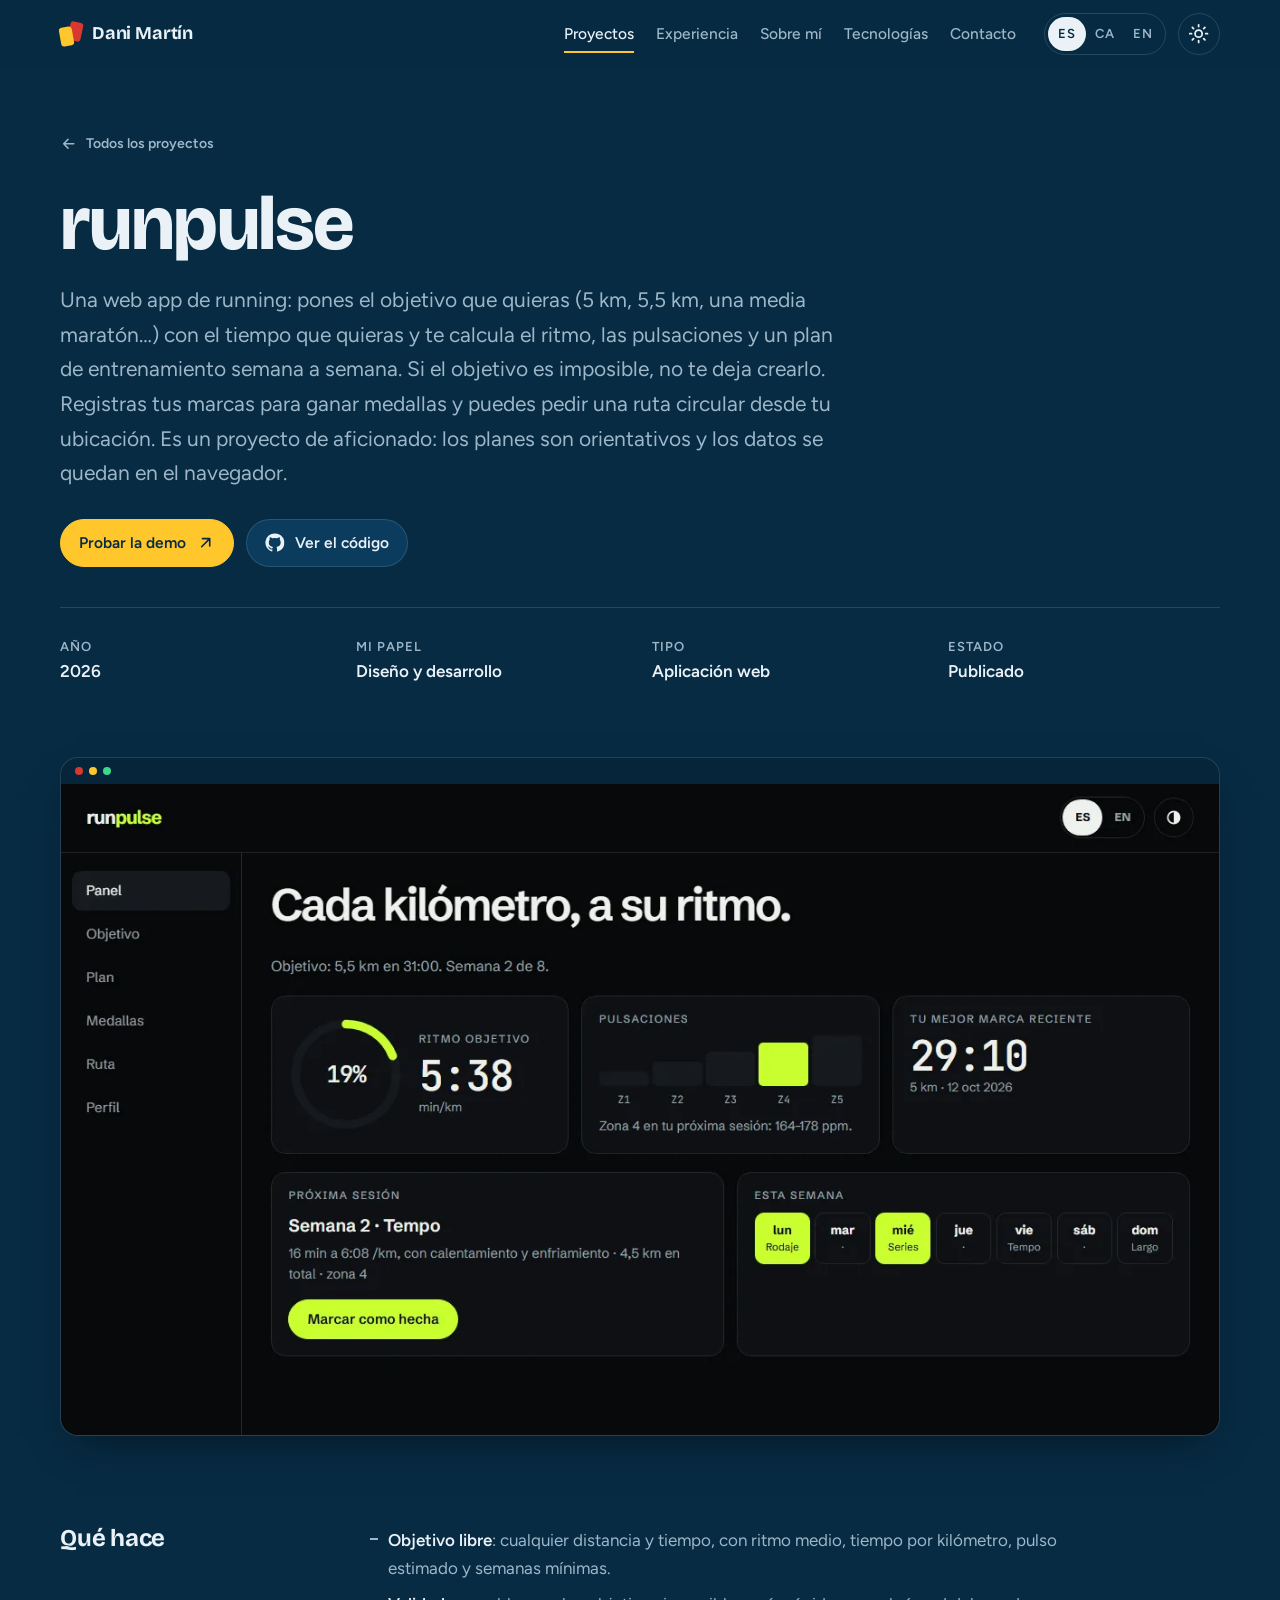
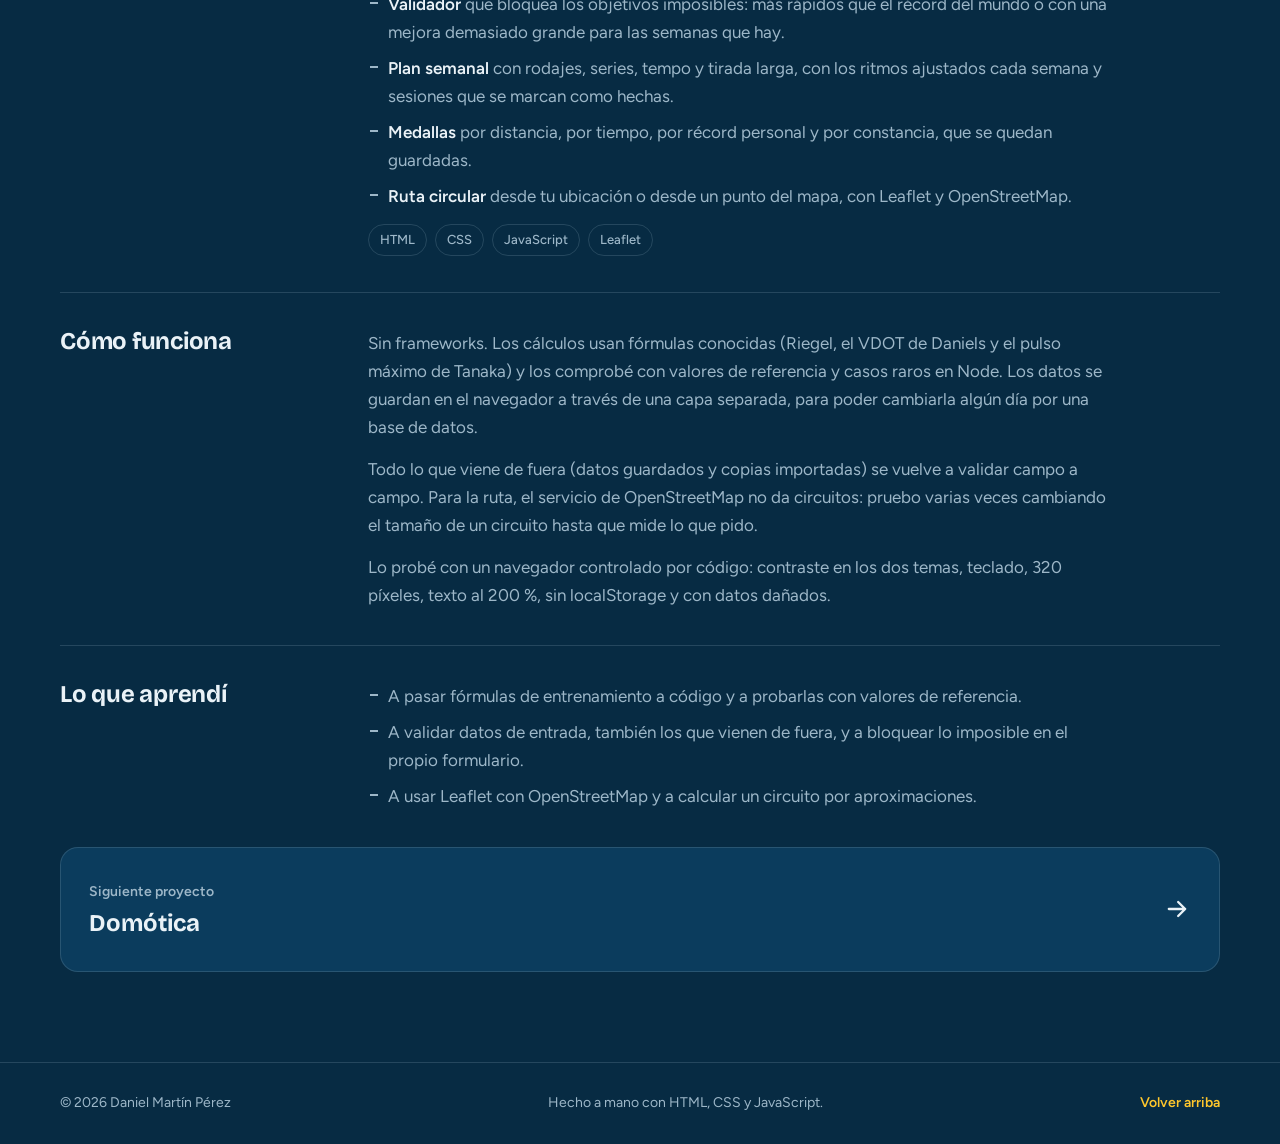
<file: proyectos/runpulse.html>
<!DOCTYPE html>
<html lang="es" data-theme="dark" data-base="../">
<head>
  <meta charset="utf-8">
  <meta name="viewport" content="width=device-width, initial-scale=1">
  <title data-i18n="run.metaTitle">runpulse · Dani Martín</title>
  <meta name="description" data-i18n-attr="content=run.card" content="Pon un objetivo de running con la distancia y el tiempo que quieras: te calcula el ritmo, las pulsaciones y un plan semanal, con medallas y rutas circulares.">
  <meta name="author" content="Daniel Martín Pérez">
  <meta name="theme-color" content="#072B43">
  <link rel="canonical" href="https://danimartin03.github.io/proyectos/runpulse.html">

  <meta property="og:type" content="article">
  <meta property="og:url" content="https://danimartin03.github.io/proyectos/runpulse.html">
  <meta property="og:title" content="runpulse · Dani Martín">
  <meta property="og:description" content="Pon un objetivo de running con la distancia y el tiempo que quieras: te calcula el ritmo, las pulsaciones y un plan semanal, con medallas y rutas circulares.">
  <meta property="og:image" content="https://danimartin03.github.io/assets/img/og.jpg">
  <meta name="twitter:card" content="summary_large_image">

  <link rel="icon" href="../favicon.svg" type="image/svg+xml">

  <!-- Aplica el tema guardado antes de pintar y avisa al CSS de que hay JS -->
  <script>
    (function () {
      var root = document.documentElement;
      root.classList.add('js');
      try {
        var saved = localStorage.getItem('theme');
        if (saved === 'light' || saved === 'dark') root.setAttribute('data-theme', saved);
      } catch (e) { /* sin acceso a localStorage: se queda el tema oscuro */ }
    })();
  </script>

  <link rel="preconnect" href="https://fonts.googleapis.com">
  <link rel="preconnect" href="https://fonts.gstatic.com" crossorigin>
  <link href="https://fonts.googleapis.com/css2?family=Bricolage+Grotesque:opsz,wght@12..96,400..800&family=Figtree:wght@400;500;600&display=swap" rel="stylesheet">

  <link rel="stylesheet" href="../css/base.css">
  <link rel="stylesheet" href="../css/layout.css">
  <link rel="stylesheet" href="../css/components.css">
  <link rel="stylesheet" href="../css/animations.css">
</head>
<body>
  <a class="skip-link" href="#contenido" data-i18n="a11y.skip">Saltar al contenido</a>
  <div class="progress" aria-hidden="true"><span class="progress__bar"></span></div>

  <header class="header">
    <div class="container header__inner">
      <a class="logo" href="../" aria-label="Dani Martín, inicio" data-i18n-attr="aria-label=a11y.home">
        <span class="logo__cards" aria-hidden="true"><i></i><i></i></span>
        Dani Martín
      </a>

      <button class="icon-btn header__toggle" type="button" aria-expanded="false" aria-controls="menu" aria-label="Abrir menú" data-i18n-attr="aria-label=a11y.menu">
        <svg class="icon icon--open" aria-hidden="true"><use href="../assets/icons/sprite.svg#menu"/></svg>
        <svg class="icon icon--close" aria-hidden="true"><use href="../assets/icons/sprite.svg#close"/></svg>
      </button>

      <div class="header__menu" id="menu">
        <nav class="nav" aria-label="Principal" data-i18n-attr="aria-label=a11y.nav">
          <a class="nav__link is-active" href="../#proyectos" aria-current="true" data-i18n="nav.projects">Proyectos</a>
          <a class="nav__link" href="../#experiencia" data-i18n="nav.experience">Experiencia</a>
          <a class="nav__link" href="../#sobre-mi" data-i18n="nav.about">Sobre mí</a>
          <a class="nav__link" href="../#tecnologias" data-i18n="nav.tech">Tecnologías</a>
          <a class="nav__link" href="../#contacto" data-i18n="nav.contact">Contacto</a>
        </nav>

        <div class="header__tools">
          <div class="lang" role="group" aria-label="Idioma" data-i18n-attr="aria-label=a11y.lang">
            <button class="lang__btn" type="button" data-lang="es" aria-pressed="true" lang="es" title="Castellano">ES</button>
            <button class="lang__btn" type="button" data-lang="ca" aria-pressed="false" lang="ca" title="Català">CA</button>
            <button class="lang__btn" type="button" data-lang="en" aria-pressed="false" lang="en" title="English">EN</button>
          </div>
          <button class="icon-btn theme-toggle" type="button" aria-label="Cambiar entre tema claro y oscuro" data-i18n-attr="aria-label=a11y.theme">
            <svg class="icon icon--sun" aria-hidden="true"><use href="../assets/icons/sprite.svg#sun"/></svg>
            <svg class="icon icon--moon" aria-hidden="true"><use href="../assets/icons/sprite.svg#moon"/></svg>
          </button>
        </div>
      </div>
    </div>
  </header>

  <main id="contenido">
    <article>
      <header class="project-hero">
        <div class="container">
          <a class="back hero-in" style="--d:0" href="../#proyectos">
            <svg class="icon" aria-hidden="true"><use href="../assets/icons/sprite.svg#arrow-left"/></svg>
            <span data-i18n="p.back">Todos los proyectos</span></a>
          <h1 class="project-hero__title hero-in" style="--d:1" data-i18n="run.title">runpulse</h1>
          <p class="project-hero__lead hero-in" style="--d:2" data-i18n="run.lead">Una web app de running: pones el objetivo que quieras (5 km, 5,5 km, una media maratón…) con el tiempo que quieras y te calcula el ritmo, las pulsaciones y un plan de entrenamiento semana a semana. Si el objetivo es imposible, no te deja crearlo. Registras tus marcas para ganar medallas y puedes pedir una ruta circular desde tu ubicación. Es un proyecto de aficionado: los planes son orientativos y los datos se quedan en el navegador.</p>
          <ul class="hero__actions hero-in" style="--d:3">
            <li><a class="btn btn--primary" href="https://danimartin03.github.io/runpulse/" target="_blank" rel="noopener">
              <span data-i18n="p.demo">Probar la demo</span>
              <svg class="icon" aria-hidden="true"><use href="../assets/icons/sprite.svg#arrow-up-right"/></svg></a></li>
            <li><a class="btn" href="https://github.com/danimartin03/runpulse" target="_blank" rel="noopener">
              <svg class="icon" aria-hidden="true"><use href="../assets/icons/sprite.svg#github"/></svg>
              <span data-i18n="p.code">Ver el código</span></a></li>
          </ul>
          <dl class="meta hero-in" style="--d:4">
            <div><dt data-i18n="p.year">Año</dt><dd>2026</dd></div>
            <div><dt data-i18n="p.role">Mi papel</dt><dd data-i18n="run.role">Diseño y desarrollo</dd></div>
            <div><dt data-i18n="p.type">Tipo</dt><dd data-i18n="run.type">Aplicación web</dd></div>
            <div><dt data-i18n="p.status">Estado</dt><dd data-i18n="run.status">Publicado</dd></div>
          </dl>
        </div>
      </header>

      <div class="container">
        <figure class="project-cover reveal card__media--browser">
          <img src="../assets/img/proyectos/runpulse-web.webp" width="1280" height="720" alt="Panel de runpulse en tema oscuro con el ritmo objetivo, las zonas de pulso, la mejor marca, la próxima sesión y la semana" data-i18n-attr="alt=run.coverAlt">
        </figure>
      </div>

      <div class="container project-body">
        <section class="block reveal">
          <h2 data-i18n="p.what">Qué hace</h2>
          <ul class="list">
            <li data-i18n="run.w1"><strong>Objetivo libre</strong>: cualquier distancia y tiempo, con ritmo medio, tiempo por kilómetro, pulso estimado y semanas mínimas.</li>
            <li data-i18n="run.w2"><strong>Validador</strong> que bloquea los objetivos imposibles: más rápidos que el récord del mundo o con una mejora demasiado grande para las semanas que hay.</li>
            <li data-i18n="run.w3"><strong>Plan semanal</strong> con rodajes, series, tempo y tirada larga, con los ritmos ajustados cada semana y sesiones que se marcan como hechas.</li>
            <li data-i18n="run.w4"><strong>Medallas</strong> por distancia, por tiempo, por récord personal y por constancia, que se quedan guardadas.</li>
            <li data-i18n="run.w5"><strong>Ruta circular</strong> desde tu ubicación o desde un punto del mapa, con Leaflet y OpenStreetMap.</li>
          </ul>
          <ul class="tags"><li>HTML</li><li>CSS</li><li>JavaScript</li><li>Leaflet</li></ul>
        </section>
        <section class="block reveal">
          <h2 data-i18n="p.how">Cómo funciona</h2>
          <p data-i18n="run.how1">Sin frameworks. Los cálculos usan fórmulas conocidas (Riegel, el VDOT de Daniels y el pulso máximo de Tanaka) y los comprobé con valores de referencia y casos raros en Node. Los datos se guardan en el navegador a través de una capa separada, para poder cambiarla algún día por una base de datos.</p>
          <p data-i18n="run.how2">Todo lo que viene de fuera (datos guardados y copias importadas) se vuelve a validar campo a campo. Para la ruta, el servicio de OpenStreetMap no da circuitos: pruebo varias veces cambiando el tamaño de un circuito hasta que mide lo que pido.</p>
          <p data-i18n="run.how3">Lo probé con un navegador controlado por código: contraste en los dos temas, teclado, 320 píxeles, texto al 200 %, sin localStorage y con datos dañados.</p>
        </section>
        <section class="block reveal">
          <h2 data-i18n="p.learned">Lo que aprendí</h2>
          <ul class="list">
            <li data-i18n="run.l1">A pasar fórmulas de entrenamiento a código y a probarlas con valores de referencia.</li>
            <li data-i18n="run.l2">A validar datos de entrada, también los que vienen de fuera, y a bloquear lo imposible en el propio formulario.</li>
            <li data-i18n="run.l3">A usar Leaflet con OpenStreetMap y a calcular un circuito por aproximaciones.</li>
          </ul>
        </section>

        <a class="next reveal" href="domotica.html">
          <span>
            <span class="next__label" data-i18n="p.next">Siguiente proyecto</span><br>
            <span class="next__title" data-i18n="domo.title">Domótica</span>
          </span>
          <svg class="icon" aria-hidden="true"><use href="../assets/icons/sprite.svg#arrow-right"/></svg>
        </a>
      </div>
    </article>
  </main>

  <footer class="footer">
    <div class="container footer__inner">
      <p>© <span data-year>2026</span> Daniel Martín Pérez</p>
      <p data-i18n="footer.made">Hecho a mano con HTML, CSS y JavaScript.</p>
      <a class="link" href="#contenido" data-i18n="footer.top">Volver arriba</a>
    </div>
  </footer>

  <script src="../js/theme.js" defer></script>
  <script src="../js/i18n.js" defer></script>
  <script src="../js/reveal.js" defer></script>
  <script src="../js/main.js" defer></script>
</body>
</html>
</file>
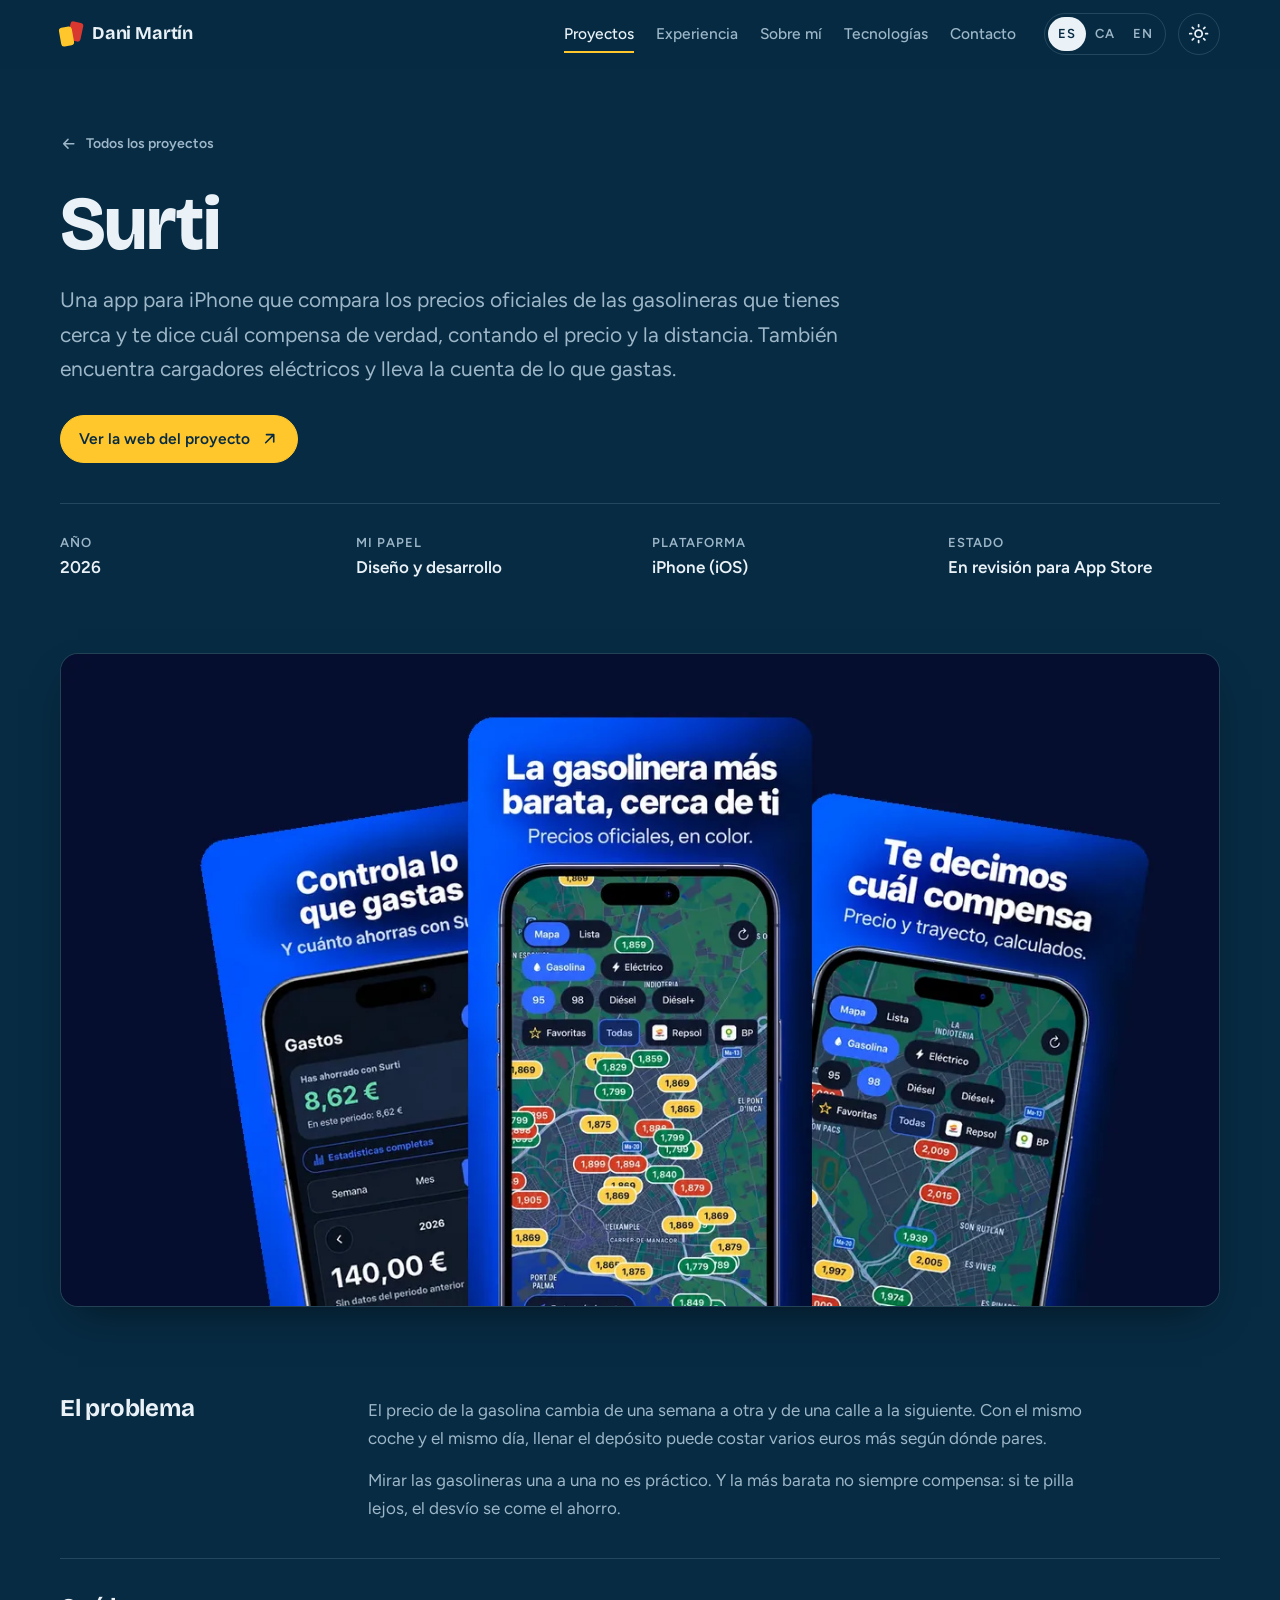
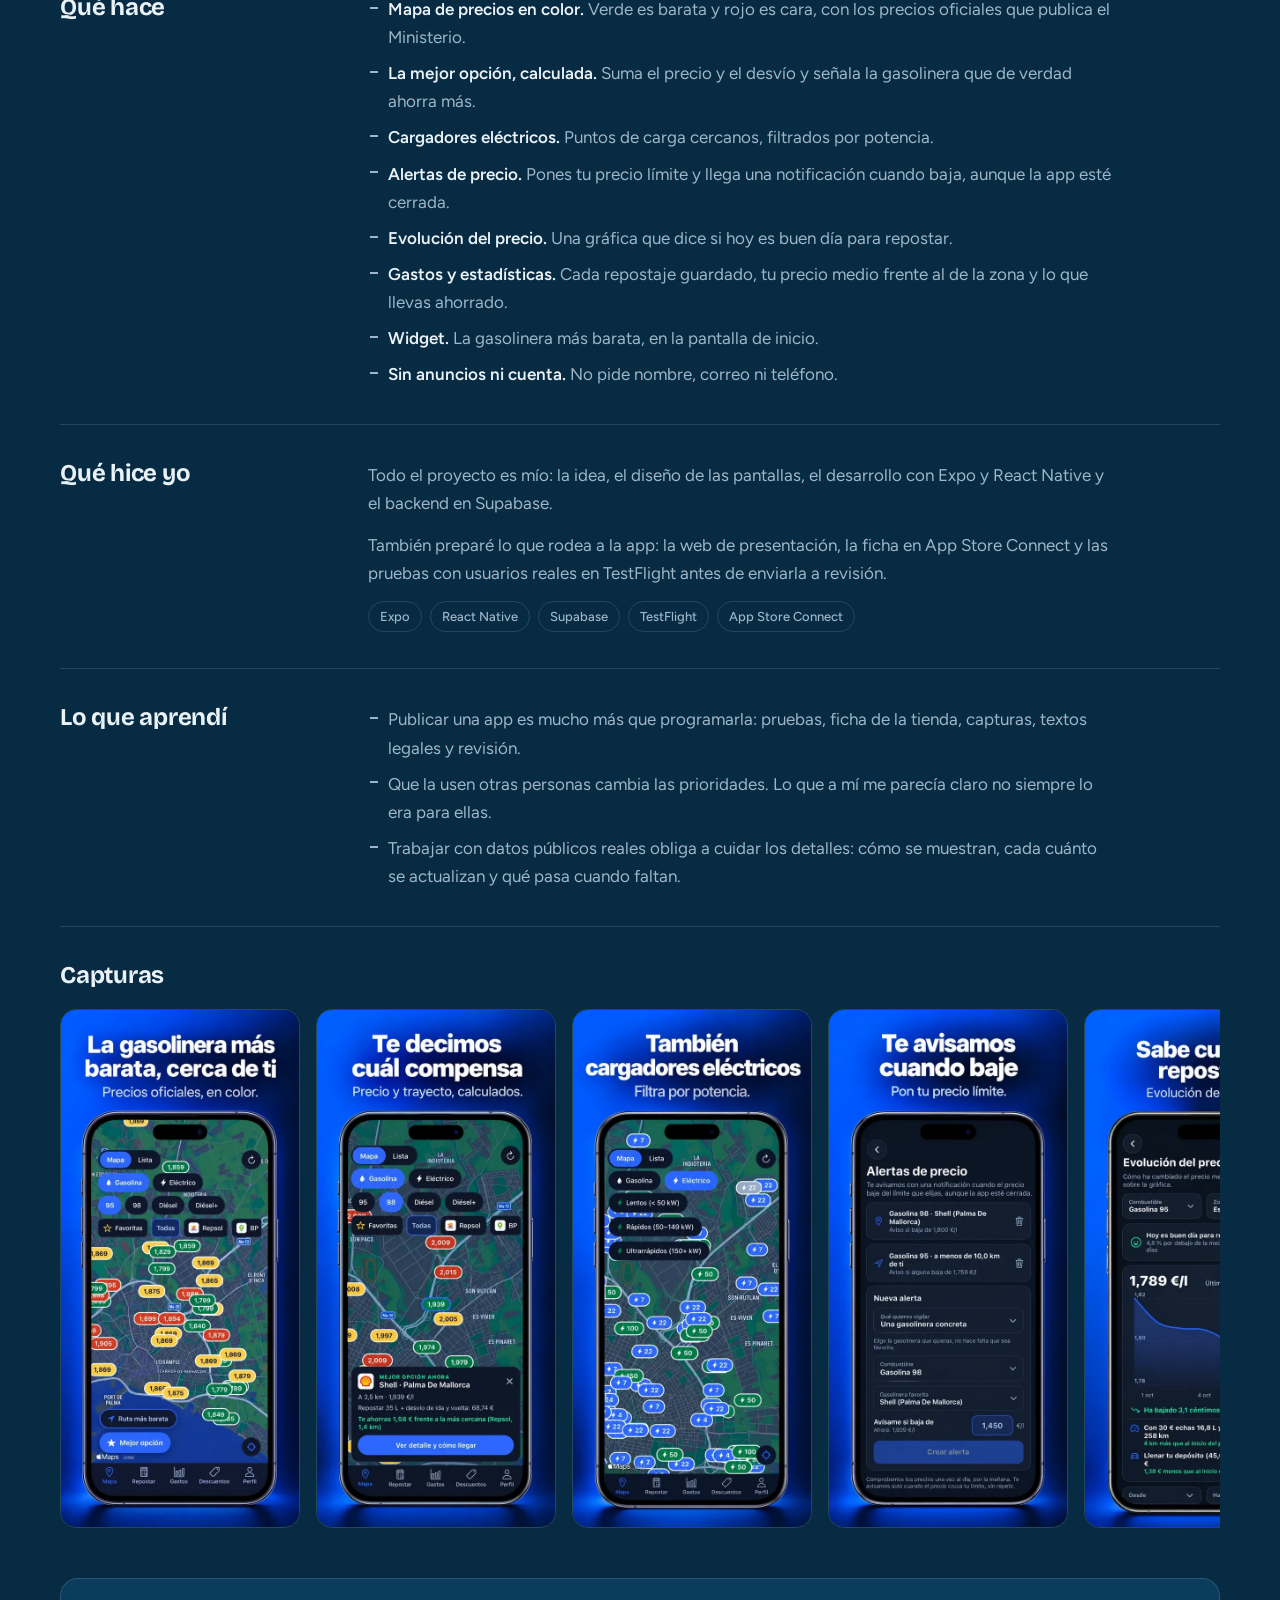
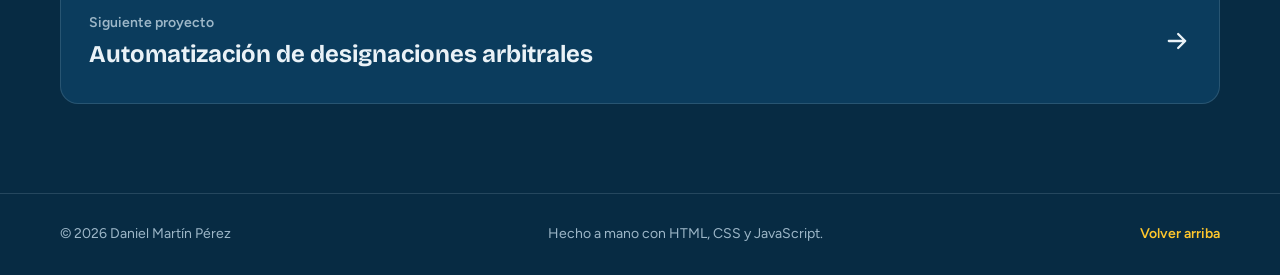
<file: proyectos/surti.html>
<!DOCTYPE html>
<html lang="es" data-theme="dark" data-base="../">
<head>
  <meta charset="utf-8">
  <meta name="viewport" content="width=device-width, initial-scale=1">
  <title data-i18n="surti.metaTitle">Surti · Dani Martín</title>
  <meta name="description" data-i18n-attr="content=surti.card" content="App para iPhone que compara los precios oficiales de las gasolineras que tienes cerca y calcula cuál te compensa de verdad, contando precio y distancia.">
  <meta name="author" content="Daniel Martín Pérez">
  <meta name="theme-color" content="#072B43">
  <link rel="canonical" href="https://danimartin03.github.io/proyectos/surti.html">

  <meta property="og:type" content="article">
  <meta property="og:url" content="https://danimartin03.github.io/proyectos/surti.html">
  <meta property="og:title" content="Surti · Dani Martín">
  <meta property="og:description" content="App para iPhone que compara los precios oficiales de las gasolineras que tienes cerca y calcula cuál te compensa de verdad, contando precio y distancia.">
  <meta property="og:image" content="https://danimartin03.github.io/assets/img/og.jpg">
  <meta name="twitter:card" content="summary_large_image">

  <link rel="icon" href="../favicon.svg" type="image/svg+xml">

  <!-- Aplica el tema guardado antes de pintar y avisa al CSS de que hay JS -->
  <script>
    (function () {
      var root = document.documentElement;
      root.classList.add('js');
      try {
        var saved = localStorage.getItem('theme');
        if (saved === 'light' || saved === 'dark') root.setAttribute('data-theme', saved);
      } catch (e) { /* sin acceso a localStorage: se queda el tema oscuro */ }
    })();
  </script>

  <link rel="preconnect" href="https://fonts.googleapis.com">
  <link rel="preconnect" href="https://fonts.gstatic.com" crossorigin>
  <link href="https://fonts.googleapis.com/css2?family=Bricolage+Grotesque:opsz,wght@12..96,400..800&family=Figtree:wght@400;500;600&display=swap" rel="stylesheet">

  <link rel="stylesheet" href="../css/base.css">
  <link rel="stylesheet" href="../css/layout.css">
  <link rel="stylesheet" href="../css/components.css">
  <link rel="stylesheet" href="../css/animations.css">
</head>
<body>
  <a class="skip-link" href="#contenido" data-i18n="a11y.skip">Saltar al contenido</a>
  <div class="progress" aria-hidden="true"><span class="progress__bar"></span></div>

  <header class="header">
    <div class="container header__inner">
      <a class="logo" href="../" aria-label="Dani Martín, inicio" data-i18n-attr="aria-label=a11y.home">
        <span class="logo__cards" aria-hidden="true"><i></i><i></i></span>
        Dani Martín
      </a>

      <button class="icon-btn header__toggle" type="button" aria-expanded="false" aria-controls="menu" aria-label="Abrir menú" data-i18n-attr="aria-label=a11y.menu">
        <svg class="icon icon--open" aria-hidden="true"><use href="../assets/icons/sprite.svg#menu"/></svg>
        <svg class="icon icon--close" aria-hidden="true"><use href="../assets/icons/sprite.svg#close"/></svg>
      </button>

      <div class="header__menu" id="menu">
        <nav class="nav" aria-label="Principal" data-i18n-attr="aria-label=a11y.nav">
          <a class="nav__link is-active" href="../#proyectos" aria-current="true" data-i18n="nav.projects">Proyectos</a>
          <a class="nav__link" href="../#experiencia" data-i18n="nav.experience">Experiencia</a>
          <a class="nav__link" href="../#sobre-mi" data-i18n="nav.about">Sobre mí</a>
          <a class="nav__link" href="../#tecnologias" data-i18n="nav.tech">Tecnologías</a>
          <a class="nav__link" href="../#contacto" data-i18n="nav.contact">Contacto</a>
        </nav>

        <div class="header__tools">
          <div class="lang" role="group" aria-label="Idioma" data-i18n-attr="aria-label=a11y.lang">
            <button class="lang__btn" type="button" data-lang="es" aria-pressed="true" lang="es" title="Castellano">ES</button>
            <button class="lang__btn" type="button" data-lang="ca" aria-pressed="false" lang="ca" title="Català">CA</button>
            <button class="lang__btn" type="button" data-lang="en" aria-pressed="false" lang="en" title="English">EN</button>
          </div>
          <button class="icon-btn theme-toggle" type="button" aria-label="Cambiar entre tema claro y oscuro" data-i18n-attr="aria-label=a11y.theme">
            <svg class="icon icon--sun" aria-hidden="true"><use href="../assets/icons/sprite.svg#sun"/></svg>
            <svg class="icon icon--moon" aria-hidden="true"><use href="../assets/icons/sprite.svg#moon"/></svg>
          </button>
        </div>
      </div>
    </div>
  </header>

  <main id="contenido">
    <article>
      <header class="project-hero">
        <div class="container">
          <a class="back hero-in" style="--d:0" href="../#proyectos">
            <svg class="icon" aria-hidden="true"><use href="../assets/icons/sprite.svg#arrow-left"/></svg>
            <span data-i18n="p.back">Todos los proyectos</span></a>
          <h1 class="project-hero__title hero-in" style="--d:1">Surti</h1>
          <p class="project-hero__lead hero-in" style="--d:2" data-i18n="surti.lead">Una app para iPhone que compara los precios oficiales de las gasolineras que tienes cerca y te dice cuál compensa de verdad, contando el precio y la distancia. También encuentra cargadores eléctricos y lleva la cuenta de lo que gastas.</p>
          <ul class="hero__actions hero-in" style="--d:3">
            <li><a class="btn btn--primary" href="https://surti-app.netlify.app/" target="_blank" rel="noopener">
              <span data-i18n="p.visit">Ver la web del proyecto</span>
              <svg class="icon" aria-hidden="true"><use href="../assets/icons/sprite.svg#arrow-up-right"/></svg></a></li>
          </ul>
          <dl class="meta hero-in" style="--d:4">
            <div><dt data-i18n="p.year">Año</dt><dd>2026</dd></div>
            <div><dt data-i18n="p.role">Mi papel</dt><dd data-i18n="surti.role">Diseño y desarrollo</dd></div>
            <div><dt data-i18n="p.platform">Plataforma</dt><dd>iPhone (iOS)</dd></div>
            <div><dt data-i18n="p.status">Estado</dt><dd data-i18n="surti.status">En revisión para App Store</dd></div>
          </dl>
        </div>
      </header>

      <div class="container">
        <figure class="project-cover reveal">
          <img src="../assets/img/proyectos/surti-cover.webp" width="1280" height="720" alt="Tres pantallas de Surti: gastos, mapa de precios y mejor opción" data-i18n-attr="alt=surti.coverAlt">
        </figure>
      </div>

      <div class="container project-body">
        <section class="block reveal">
          <h2 data-i18n="p.problem">El problema</h2>
          <p data-i18n="surti.problem1">El precio de la gasolina cambia de una semana a otra y de una calle a la siguiente. Con el mismo coche y el mismo día, llenar el depósito puede costar varios euros más según dónde pares.</p>
          <p data-i18n="surti.problem2">Mirar las gasolineras una a una no es práctico. Y la más barata no siempre compensa: si te pilla lejos, el desvío se come el ahorro.</p>
        </section>
        <section class="block reveal">
          <h2 data-i18n="p.what">Qué hace</h2>
          <ul class="list">
            <li data-i18n="surti.f1"><strong>Mapa de precios en color.</strong> Verde es barata y rojo es cara, con los precios oficiales que publica el Ministerio.</li>
            <li data-i18n="surti.f2"><strong>La mejor opción, calculada.</strong> Suma el precio y el desvío y señala la gasolinera que de verdad ahorra más.</li>
            <li data-i18n="surti.f3"><strong>Cargadores eléctricos.</strong> Puntos de carga cercanos, filtrados por potencia.</li>
            <li data-i18n="surti.f4"><strong>Alertas de precio.</strong> Pones tu precio límite y llega una notificación cuando baja, aunque la app esté cerrada.</li>
            <li data-i18n="surti.f5"><strong>Evolución del precio.</strong> Una gráfica que dice si hoy es buen día para repostar.</li>
            <li data-i18n="surti.f6"><strong>Gastos y estadísticas.</strong> Cada repostaje guardado, tu precio medio frente al de la zona y lo que llevas ahorrado.</li>
            <li data-i18n="surti.f7"><strong>Widget.</strong> La gasolinera más barata, en la pantalla de inicio.</li>
            <li data-i18n="surti.f8"><strong>Sin anuncios ni cuenta.</strong> No pide nombre, correo ni teléfono.</li>
          </ul>
        </section>
        <section class="block reveal">
          <h2 data-i18n="p.mine">Qué hice yo</h2>
          <p data-i18n="surti.mine1">Todo el proyecto es mío: la idea, el diseño de las pantallas, el desarrollo con Expo y React Native y el backend en Supabase.</p>
          <p data-i18n="surti.mine2">También preparé lo que rodea a la app: la web de presentación, la ficha en App Store Connect y las pruebas con usuarios reales en TestFlight antes de enviarla a revisión.</p>
          <ul class="tags"><li>Expo</li><li>React Native</li><li>Supabase</li><li>TestFlight</li><li>App Store Connect</li></ul>
        </section>
        <section class="block reveal">
          <h2 data-i18n="p.learned">Lo que aprendí</h2>
          <ul class="list">
            <li data-i18n="surti.l1">Publicar una app es mucho más que programarla: pruebas, ficha de la tienda, capturas, textos legales y revisión.</li>
            <li data-i18n="surti.l2">Que la usen otras personas cambia las prioridades. Lo que a mí me parecía claro no siempre lo era para ellas.</li>
            <li data-i18n="surti.l3">Trabajar con datos públicos reales obliga a cuidar los detalles: cómo se muestran, cada cuánto se actualizan y qué pasa cuando faltan.</li>
          </ul>
        </section>
        <section class="block block--wide reveal">
          <h2 data-i18n="p.gallery">Capturas</h2>
          <ul class="gallery" tabindex="0" aria-label="Capturas de la app" data-i18n-attr="aria-label=surti.galleryLabel">
            <li><img src="../assets/img/surti/mapa.webp" width="540" height="1174" loading="lazy" alt="Mapa con el precio de cada gasolinera en color" data-i18n-attr="alt=surti.shot.mapa"></li>
            <li><img src="../assets/img/surti/mejor-opcion.webp" width="540" height="1174" loading="lazy" alt="Aviso con la mejor opción contando precio y trayecto" data-i18n-attr="alt=surti.shot.mejor-opcion"></li>
            <li><img src="../assets/img/surti/cargadores.webp" width="540" height="1174" loading="lazy" alt="Mapa de cargadores eléctricos filtrados por potencia" data-i18n-attr="alt=surti.shot.cargadores"></li>
            <li><img src="../assets/img/surti/alertas.webp" width="540" height="1174" loading="lazy" alt="Pantalla de alertas de precio" data-i18n-attr="alt=surti.shot.alertas"></li>
            <li><img src="../assets/img/surti/evolucion.webp" width="540" height="1174" loading="lazy" alt="Gráfica con la evolución del precio" data-i18n-attr="alt=surti.shot.evolucion"></li>
            <li><img src="../assets/img/surti/gastos.webp" width="540" height="1174" loading="lazy" alt="Resumen de gastos y ahorro" data-i18n-attr="alt=surti.shot.gastos"></li>
            <li><img src="../assets/img/surti/estadisticas.webp" width="540" height="1174" loading="lazy" alt="Estadísticas de repostajes" data-i18n-attr="alt=surti.shot.estadisticas"></li>
            <li><img src="../assets/img/surti/widget.webp" width="540" height="1174" loading="lazy" alt="Widgets de Surti en la pantalla de inicio" data-i18n-attr="alt=surti.shot.widget"></li>
          </ul>
        </section>

        <a class="next reveal" href="designaciones.html">
          <span>
            <span class="next__label" data-i18n="p.next">Siguiente proyecto</span><br>
            <span class="next__title" data-i18n="n8n.title">Automatización de designaciones arbitrales</span>
          </span>
          <svg class="icon" aria-hidden="true"><use href="../assets/icons/sprite.svg#arrow-right"/></svg>
        </a>
      </div>
    </article>
  </main>

  <footer class="footer">
    <div class="container footer__inner">
      <p>© <span data-year>2026</span> Daniel Martín Pérez</p>
      <p data-i18n="footer.made">Hecho a mano con HTML, CSS y JavaScript.</p>
      <a class="link" href="#contenido" data-i18n="footer.top">Volver arriba</a>
    </div>
  </footer>

  <script src="../js/theme.js" defer></script>
  <script src="../js/i18n.js" defer></script>
  <script src="../js/reveal.js" defer></script>
  <script src="../js/main.js" defer></script>
</body>
</html>
</file>
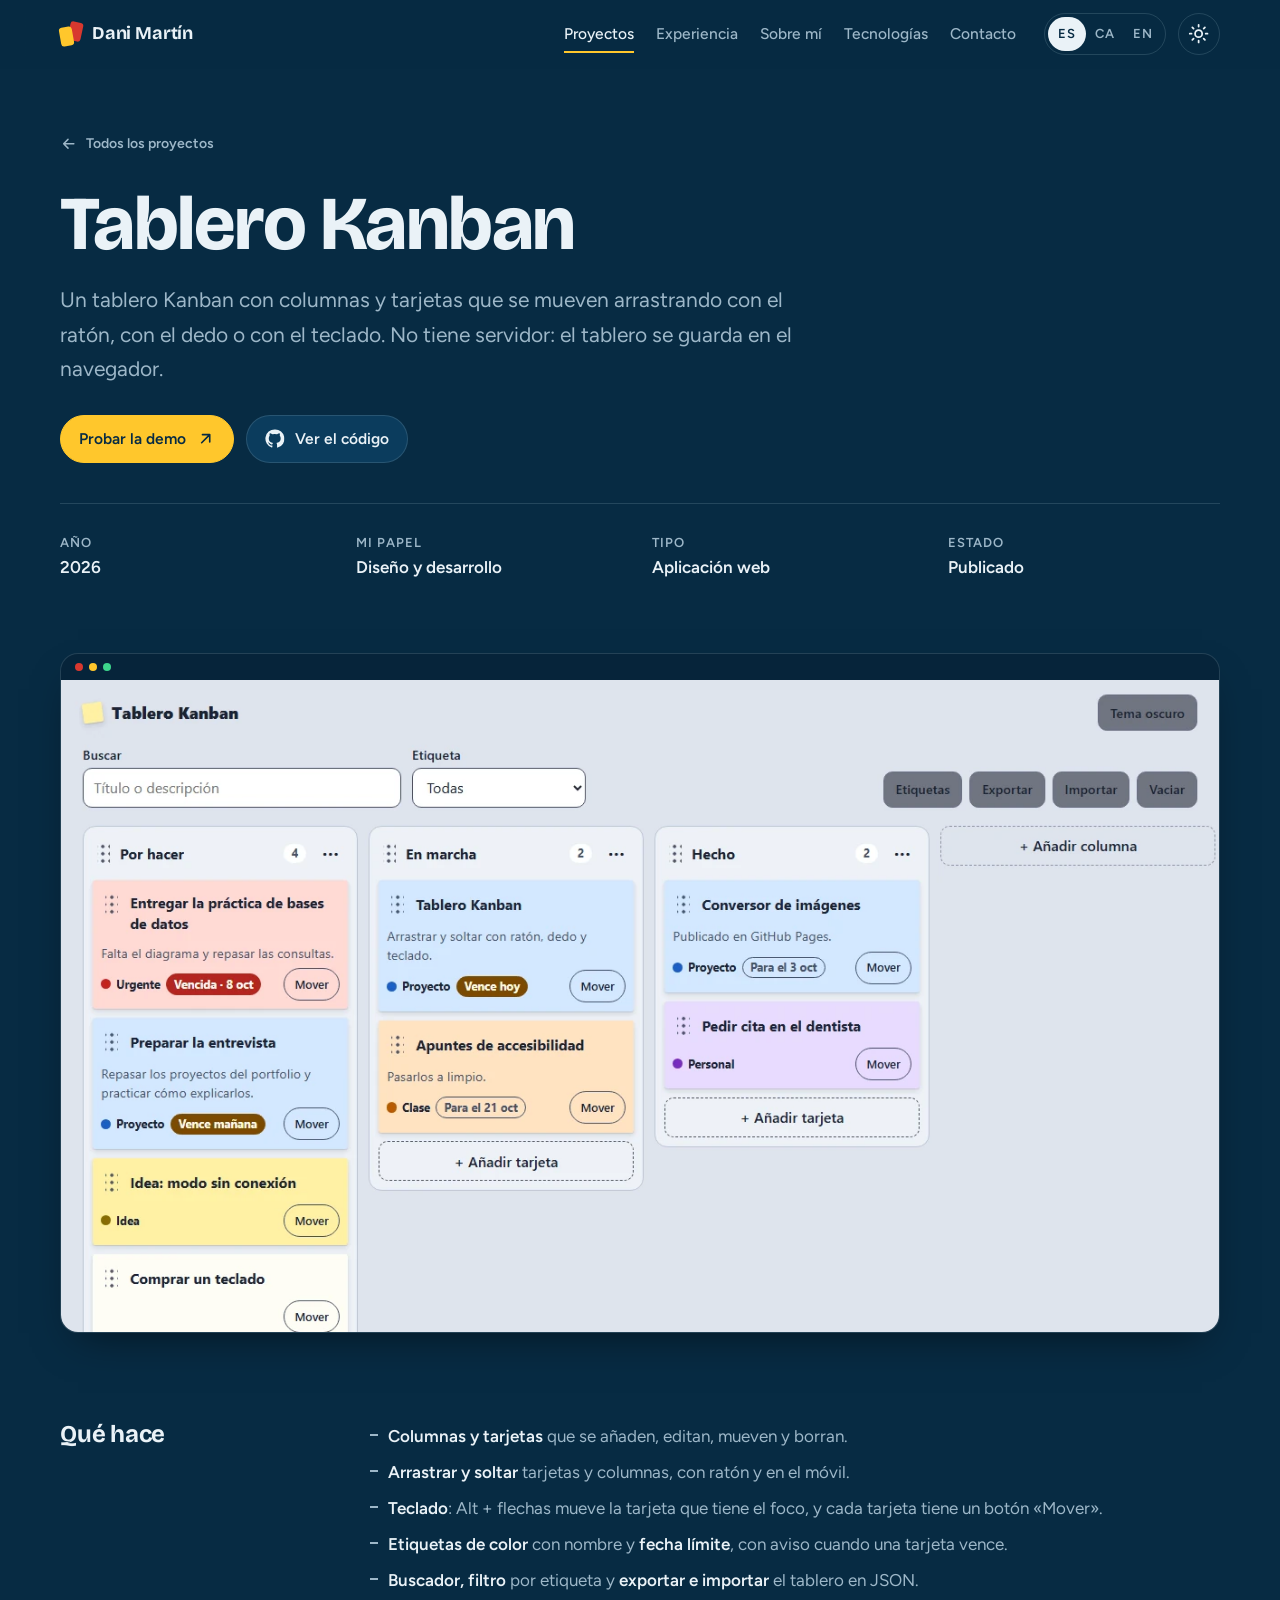
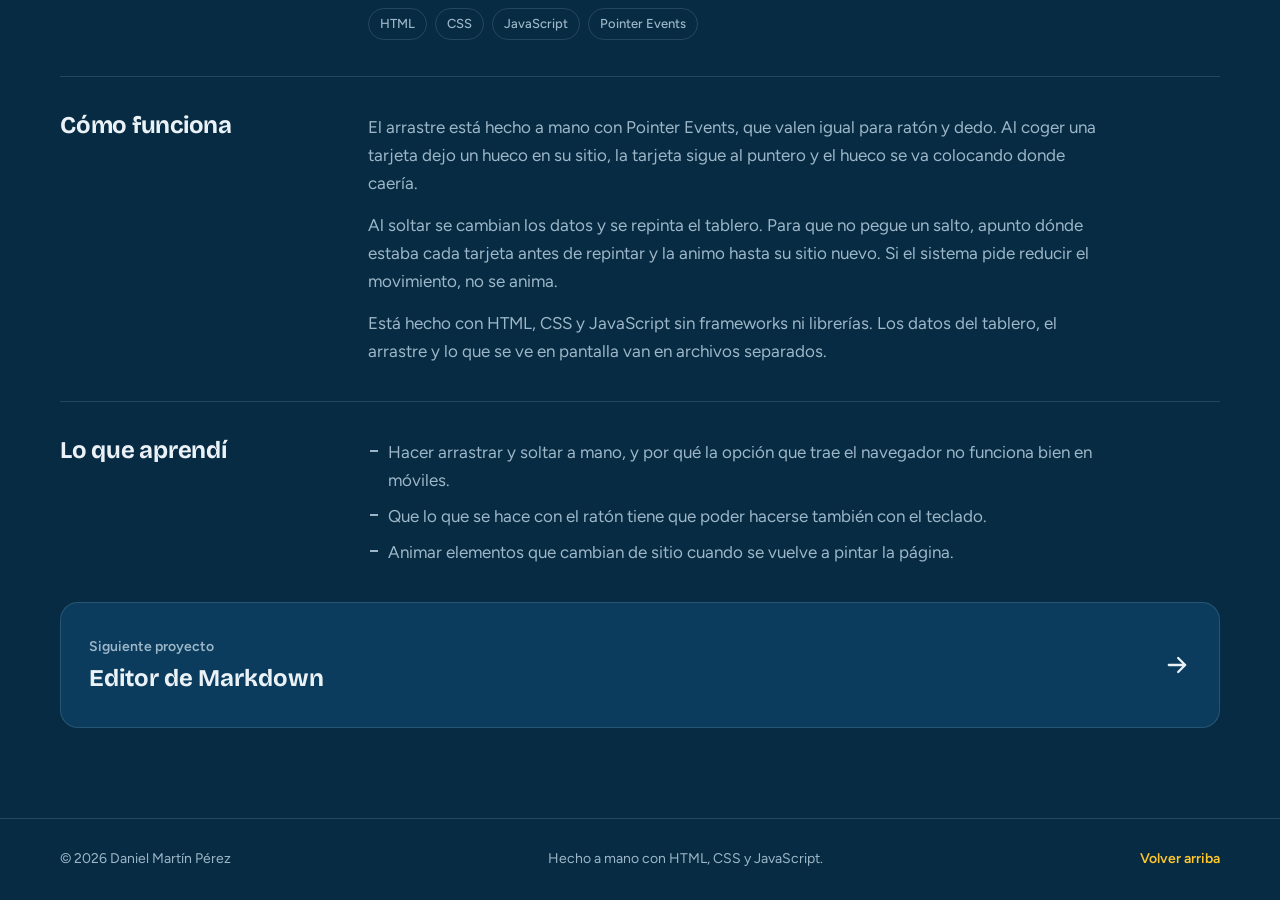
<file: proyectos/tablero-kanban.html>
<!DOCTYPE html>
<html lang="es" data-theme="dark" data-base="../">
<head>
  <meta charset="utf-8">
  <meta name="viewport" content="width=device-width, initial-scale=1">
  <title data-i18n="kan.metaTitle">Tablero Kanban · Dani Martín</title>
  <meta name="description" data-i18n-attr="content=kan.card" content="Tablero Kanban con tarjetas que se arrastran con ratón, dedo o teclado. Hecho con Pointer Events y sin librerías.">
  <meta name="author" content="Daniel Martín Pérez">
  <meta name="theme-color" content="#072B43">
  <link rel="canonical" href="https://danimartin03.github.io/proyectos/tablero-kanban.html">

  <meta property="og:type" content="article">
  <meta property="og:url" content="https://danimartin03.github.io/proyectos/tablero-kanban.html">
  <meta property="og:title" content="Tablero Kanban · Dani Martín">
  <meta property="og:description" content="Tablero Kanban con tarjetas que se arrastran con ratón, dedo o teclado. Hecho con Pointer Events y sin librerías.">
  <meta property="og:image" content="https://danimartin03.github.io/assets/img/og.jpg">
  <meta name="twitter:card" content="summary_large_image">

  <link rel="icon" href="../favicon.svg" type="image/svg+xml">

  <!-- Aplica el tema guardado antes de pintar y avisa al CSS de que hay JS -->
  <script>
    (function () {
      var root = document.documentElement;
      root.classList.add('js');
      try {
        var saved = localStorage.getItem('theme');
        if (saved === 'light' || saved === 'dark') root.setAttribute('data-theme', saved);
      } catch (e) { /* sin acceso a localStorage: se queda el tema oscuro */ }
    })();
  </script>

  <link rel="preconnect" href="https://fonts.googleapis.com">
  <link rel="preconnect" href="https://fonts.gstatic.com" crossorigin>
  <link href="https://fonts.googleapis.com/css2?family=Bricolage+Grotesque:opsz,wght@12..96,400..800&family=Figtree:wght@400;500;600&display=swap" rel="stylesheet">

  <link rel="stylesheet" href="../css/base.css">
  <link rel="stylesheet" href="../css/layout.css">
  <link rel="stylesheet" href="../css/components.css">
  <link rel="stylesheet" href="../css/animations.css">
</head>
<body>
  <a class="skip-link" href="#contenido" data-i18n="a11y.skip">Saltar al contenido</a>
  <div class="progress" aria-hidden="true"><span class="progress__bar"></span></div>

  <header class="header">
    <div class="container header__inner">
      <a class="logo" href="../" aria-label="Dani Martín, inicio" data-i18n-attr="aria-label=a11y.home">
        <span class="logo__cards" aria-hidden="true"><i></i><i></i></span>
        Dani Martín
      </a>

      <button class="icon-btn header__toggle" type="button" aria-expanded="false" aria-controls="menu" aria-label="Abrir menú" data-i18n-attr="aria-label=a11y.menu">
        <svg class="icon icon--open" aria-hidden="true"><use href="../assets/icons/sprite.svg#menu"/></svg>
        <svg class="icon icon--close" aria-hidden="true"><use href="../assets/icons/sprite.svg#close"/></svg>
      </button>

      <div class="header__menu" id="menu">
        <nav class="nav" aria-label="Principal" data-i18n-attr="aria-label=a11y.nav">
          <a class="nav__link is-active" href="../#proyectos" aria-current="true" data-i18n="nav.projects">Proyectos</a>
          <a class="nav__link" href="../#experiencia" data-i18n="nav.experience">Experiencia</a>
          <a class="nav__link" href="../#sobre-mi" data-i18n="nav.about">Sobre mí</a>
          <a class="nav__link" href="../#tecnologias" data-i18n="nav.tech">Tecnologías</a>
          <a class="nav__link" href="../#contacto" data-i18n="nav.contact">Contacto</a>
        </nav>

        <div class="header__tools">
          <div class="lang" role="group" aria-label="Idioma" data-i18n-attr="aria-label=a11y.lang">
            <button class="lang__btn" type="button" data-lang="es" aria-pressed="true" lang="es" title="Castellano">ES</button>
            <button class="lang__btn" type="button" data-lang="ca" aria-pressed="false" lang="ca" title="Català">CA</button>
            <button class="lang__btn" type="button" data-lang="en" aria-pressed="false" lang="en" title="English">EN</button>
          </div>
          <button class="icon-btn theme-toggle" type="button" aria-label="Cambiar entre tema claro y oscuro" data-i18n-attr="aria-label=a11y.theme">
            <svg class="icon icon--sun" aria-hidden="true"><use href="../assets/icons/sprite.svg#sun"/></svg>
            <svg class="icon icon--moon" aria-hidden="true"><use href="../assets/icons/sprite.svg#moon"/></svg>
          </button>
        </div>
      </div>
    </div>
  </header>

  <main id="contenido">
    <article>
      <header class="project-hero">
        <div class="container">
          <a class="back hero-in" style="--d:0" href="../#proyectos">
            <svg class="icon" aria-hidden="true"><use href="../assets/icons/sprite.svg#arrow-left"/></svg>
            <span data-i18n="p.back">Todos los proyectos</span></a>
          <h1 class="project-hero__title hero-in" style="--d:1" data-i18n="kan.title">Tablero Kanban</h1>
          <p class="project-hero__lead hero-in" style="--d:2" data-i18n="kan.lead">Un tablero Kanban con columnas y tarjetas que se mueven arrastrando con el ratón, con el dedo o con el teclado. No tiene servidor: el tablero se guarda en el navegador.</p>
          <ul class="hero__actions hero-in" style="--d:3">
            <li><a class="btn btn--primary" href="https://danimartin03.github.io/tablero-kanban/" target="_blank" rel="noopener">
              <span data-i18n="p.demo">Probar la demo</span>
              <svg class="icon" aria-hidden="true"><use href="../assets/icons/sprite.svg#arrow-up-right"/></svg></a></li>
            <li><a class="btn" href="https://github.com/danimartin03/tablero-kanban" target="_blank" rel="noopener">
              <svg class="icon" aria-hidden="true"><use href="../assets/icons/sprite.svg#github"/></svg>
              <span data-i18n="p.code">Ver el código</span></a></li>
          </ul>
          <dl class="meta hero-in" style="--d:4">
            <div><dt data-i18n="p.year">Año</dt><dd>2026</dd></div>
            <div><dt data-i18n="p.role">Mi papel</dt><dd data-i18n="kan.role">Diseño y desarrollo</dd></div>
            <div><dt data-i18n="p.type">Tipo</dt><dd data-i18n="kan.type">Aplicación web</dd></div>
            <div><dt data-i18n="p.status">Estado</dt><dd data-i18n="kan.status">Publicado</dd></div>
          </dl>
        </div>
      </header>

      <div class="container">
        <figure class="project-cover reveal card__media--browser">
          <img src="../assets/img/proyectos/tablero-kanban-web.webp" width="1280" height="720" alt="Tablero Kanban con tres columnas y tarjetas de colores con etiquetas y fechas límite" data-i18n-attr="alt=kan.coverAlt">
        </figure>
      </div>

      <div class="container project-body">
        <section class="block reveal">
          <h2 data-i18n="p.what">Qué hace</h2>
          <ul class="list">
            <li data-i18n="kan.w1"><strong>Columnas y tarjetas</strong> que se añaden, editan, mueven y borran.</li>
            <li data-i18n="kan.w2"><strong>Arrastrar y soltar</strong> tarjetas y columnas, con ratón y en el móvil.</li>
            <li data-i18n="kan.w3"><strong>Teclado</strong>: Alt + flechas mueve la tarjeta que tiene el foco, y cada tarjeta tiene un botón «Mover».</li>
            <li data-i18n="kan.w4"><strong>Etiquetas de color</strong> con nombre y <strong>fecha límite</strong>, con aviso cuando una tarjeta vence.</li>
            <li data-i18n="kan.w5"><strong>Buscador, filtro</strong> por etiqueta y <strong>exportar e importar</strong> el tablero en JSON.</li>
          </ul>
          <ul class="tags"><li>HTML</li><li>CSS</li><li>JavaScript</li><li>Pointer Events</li></ul>
        </section>
        <section class="block reveal">
          <h2 data-i18n="p.how">Cómo funciona</h2>
          <p data-i18n="kan.how1">El arrastre está hecho a mano con Pointer Events, que valen igual para ratón y dedo. Al coger una tarjeta dejo un hueco en su sitio, la tarjeta sigue al puntero y el hueco se va colocando donde caería.</p>
          <p data-i18n="kan.how2">Al soltar se cambian los datos y se repinta el tablero. Para que no pegue un salto, apunto dónde estaba cada tarjeta antes de repintar y la animo hasta su sitio nuevo. Si el sistema pide reducir el movimiento, no se anima.</p>
          <p data-i18n="kan.how3">Está hecho con HTML, CSS y JavaScript sin frameworks ni librerías. Los datos del tablero, el arrastre y lo que se ve en pantalla van en archivos separados.</p>
        </section>
        <section class="block reveal">
          <h2 data-i18n="p.learned">Lo que aprendí</h2>
          <ul class="list">
            <li data-i18n="kan.l1">Hacer arrastrar y soltar a mano, y por qué la opción que trae el navegador no funciona bien en móviles.</li>
            <li data-i18n="kan.l2">Que lo que se hace con el ratón tiene que poder hacerse también con el teclado.</li>
            <li data-i18n="kan.l3">Animar elementos que cambian de sitio cuando se vuelve a pintar la página.</li>
          </ul>
        </section>

        <a class="next reveal" href="editor-markdown.html">
          <span>
            <span class="next__label" data-i18n="p.next">Siguiente proyecto</span><br>
            <span class="next__title" data-i18n="md.title">Editor de Markdown</span>
          </span>
          <svg class="icon" aria-hidden="true"><use href="../assets/icons/sprite.svg#arrow-right"/></svg>
        </a>
      </div>
    </article>
  </main>

  <footer class="footer">
    <div class="container footer__inner">
      <p>© <span data-year>2026</span> Daniel Martín Pérez</p>
      <p data-i18n="footer.made">Hecho a mano con HTML, CSS y JavaScript.</p>
      <a class="link" href="#contenido" data-i18n="footer.top">Volver arriba</a>
    </div>
  </footer>

  <script src="../js/theme.js" defer></script>
  <script src="../js/i18n.js" defer></script>
  <script src="../js/reveal.js" defer></script>
  <script src="../js/main.js" defer></script>
</body>
</html>
</file>
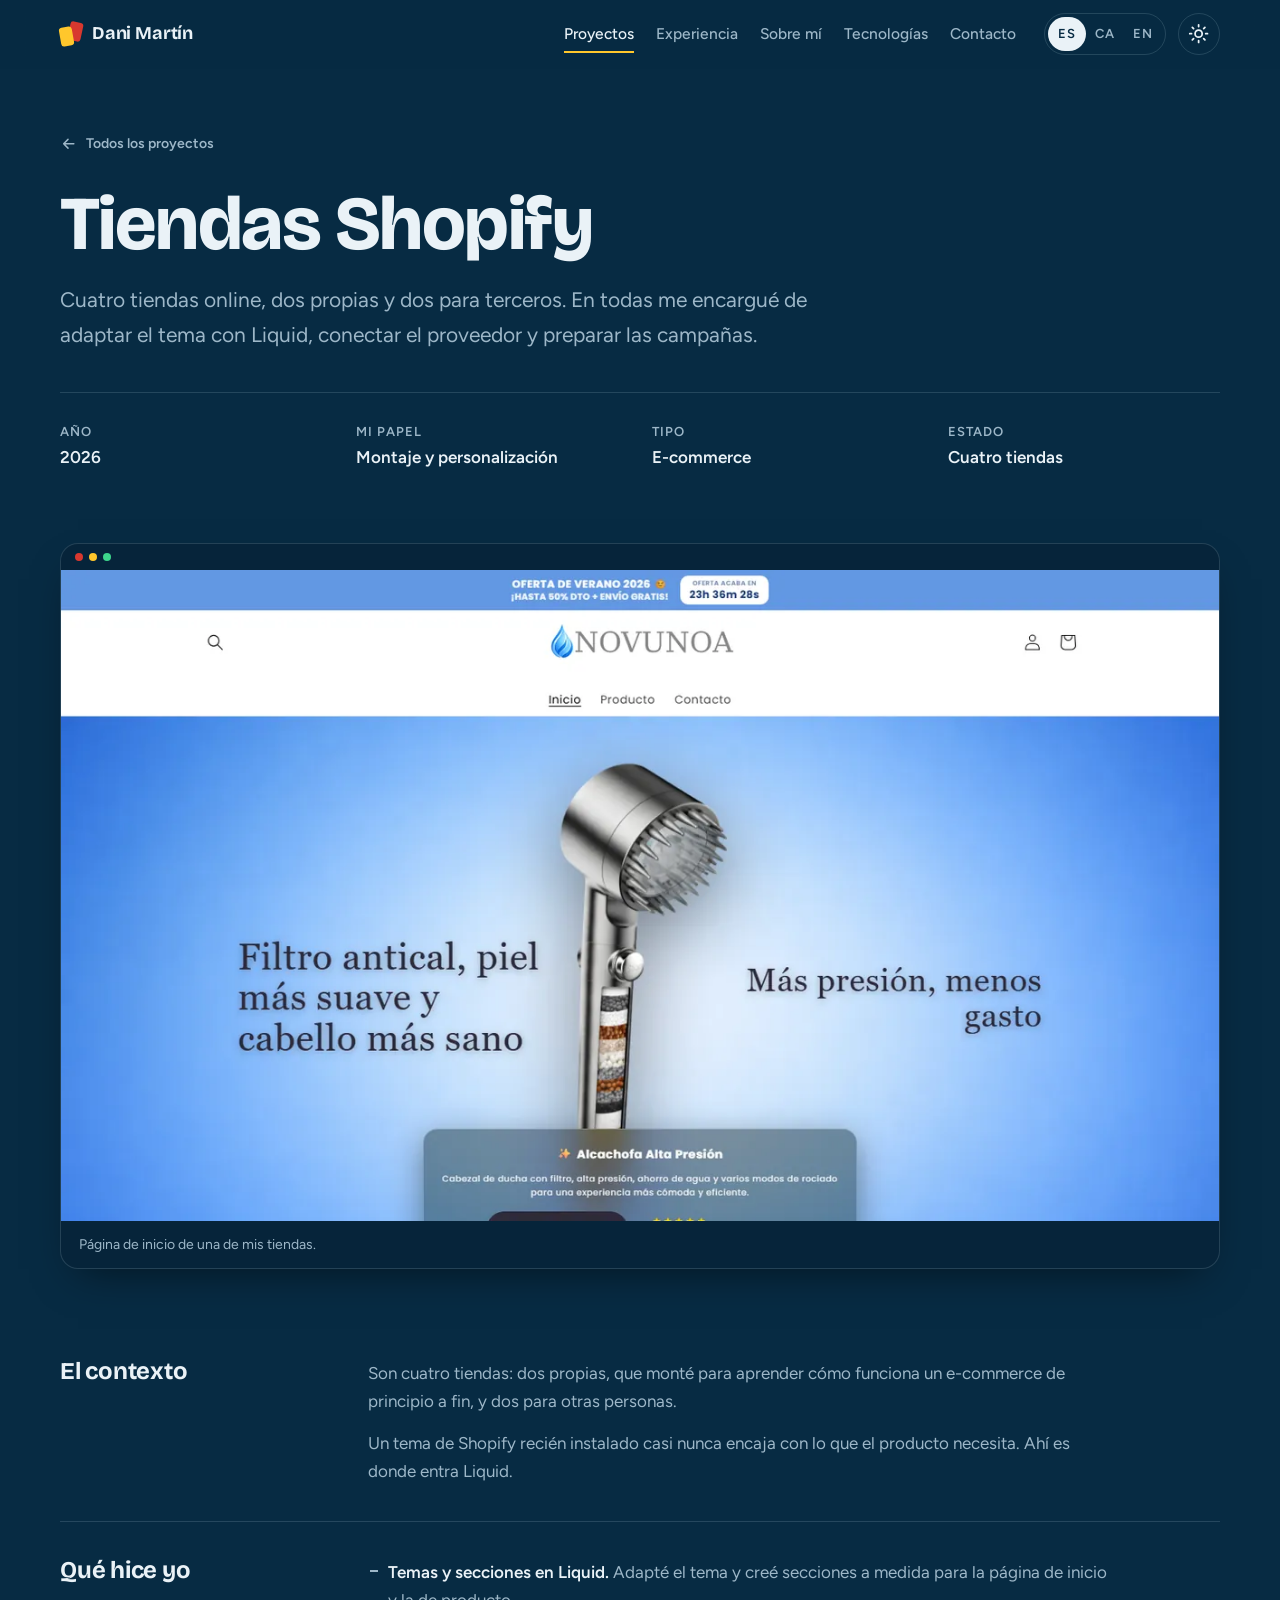
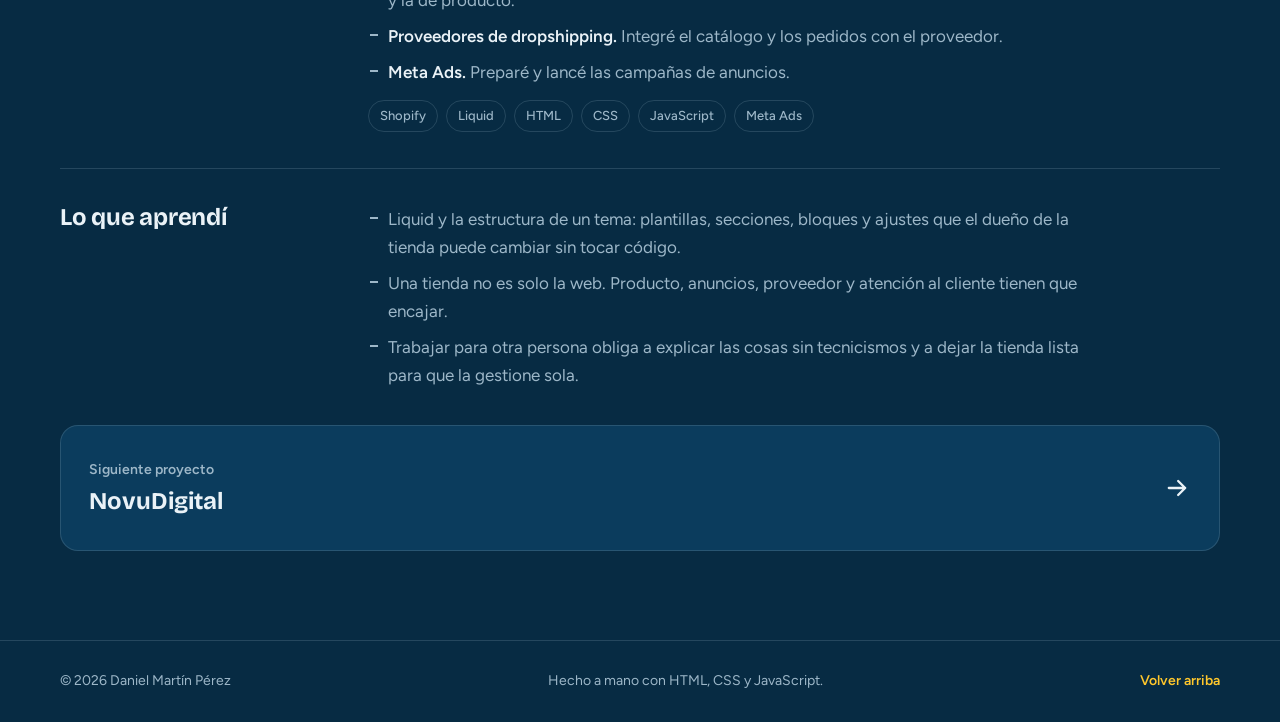
<file: proyectos/tiendas-shopify.html>
<!DOCTYPE html>
<html lang="es" data-theme="dark" data-base="../">
<head>
  <meta charset="utf-8">
  <meta name="viewport" content="width=device-width, initial-scale=1">
  <title data-i18n="shop.metaTitle">Tiendas Shopify · Dani Martín</title>
  <meta name="description" data-i18n-attr="content=shop.card" content="Tiendas online con temas y secciones a medida en Liquid, campañas de Meta Ads e integración con proveedores de dropshipping.">
  <meta name="author" content="Daniel Martín Pérez">
  <meta name="theme-color" content="#072B43">
  <link rel="canonical" href="https://danimartin03.github.io/proyectos/tiendas-shopify.html">

  <meta property="og:type" content="article">
  <meta property="og:url" content="https://danimartin03.github.io/proyectos/tiendas-shopify.html">
  <meta property="og:title" content="Tiendas Shopify · Dani Martín">
  <meta property="og:description" content="Tiendas online con temas y secciones a medida en Liquid, campañas de Meta Ads e integración con proveedores de dropshipping.">
  <meta property="og:image" content="https://danimartin03.github.io/assets/img/og.jpg">
  <meta name="twitter:card" content="summary_large_image">

  <link rel="icon" href="../favicon.svg" type="image/svg+xml">

  <!-- Aplica el tema guardado antes de pintar y avisa al CSS de que hay JS -->
  <script>
    (function () {
      var root = document.documentElement;
      root.classList.add('js');
      try {
        var saved = localStorage.getItem('theme');
        if (saved === 'light' || saved === 'dark') root.setAttribute('data-theme', saved);
      } catch (e) { /* sin acceso a localStorage: se queda el tema oscuro */ }
    })();
  </script>

  <link rel="preconnect" href="https://fonts.googleapis.com">
  <link rel="preconnect" href="https://fonts.gstatic.com" crossorigin>
  <link href="https://fonts.googleapis.com/css2?family=Bricolage+Grotesque:opsz,wght@12..96,400..800&family=Figtree:wght@400;500;600&display=swap" rel="stylesheet">

  <link rel="stylesheet" href="../css/base.css">
  <link rel="stylesheet" href="../css/layout.css">
  <link rel="stylesheet" href="../css/components.css">
  <link rel="stylesheet" href="../css/animations.css">
</head>
<body>
  <a class="skip-link" href="#contenido" data-i18n="a11y.skip">Saltar al contenido</a>
  <div class="progress" aria-hidden="true"><span class="progress__bar"></span></div>

  <header class="header">
    <div class="container header__inner">
      <a class="logo" href="../" aria-label="Dani Martín, inicio" data-i18n-attr="aria-label=a11y.home">
        <span class="logo__cards" aria-hidden="true"><i></i><i></i></span>
        Dani Martín
      </a>

      <button class="icon-btn header__toggle" type="button" aria-expanded="false" aria-controls="menu" aria-label="Abrir menú" data-i18n-attr="aria-label=a11y.menu">
        <svg class="icon icon--open" aria-hidden="true"><use href="../assets/icons/sprite.svg#menu"/></svg>
        <svg class="icon icon--close" aria-hidden="true"><use href="../assets/icons/sprite.svg#close"/></svg>
      </button>

      <div class="header__menu" id="menu">
        <nav class="nav" aria-label="Principal" data-i18n-attr="aria-label=a11y.nav">
          <a class="nav__link is-active" href="../#proyectos" aria-current="true" data-i18n="nav.projects">Proyectos</a>
          <a class="nav__link" href="../#experiencia" data-i18n="nav.experience">Experiencia</a>
          <a class="nav__link" href="../#sobre-mi" data-i18n="nav.about">Sobre mí</a>
          <a class="nav__link" href="../#tecnologias" data-i18n="nav.tech">Tecnologías</a>
          <a class="nav__link" href="../#contacto" data-i18n="nav.contact">Contacto</a>
        </nav>

        <div class="header__tools">
          <div class="lang" role="group" aria-label="Idioma" data-i18n-attr="aria-label=a11y.lang">
            <button class="lang__btn" type="button" data-lang="es" aria-pressed="true" lang="es" title="Castellano">ES</button>
            <button class="lang__btn" type="button" data-lang="ca" aria-pressed="false" lang="ca" title="Català">CA</button>
            <button class="lang__btn" type="button" data-lang="en" aria-pressed="false" lang="en" title="English">EN</button>
          </div>
          <button class="icon-btn theme-toggle" type="button" aria-label="Cambiar entre tema claro y oscuro" data-i18n-attr="aria-label=a11y.theme">
            <svg class="icon icon--sun" aria-hidden="true"><use href="../assets/icons/sprite.svg#sun"/></svg>
            <svg class="icon icon--moon" aria-hidden="true"><use href="../assets/icons/sprite.svg#moon"/></svg>
          </button>
        </div>
      </div>
    </div>
  </header>

  <main id="contenido">
    <article>
      <header class="project-hero">
        <div class="container">
          <a class="back hero-in" style="--d:0" href="../#proyectos">
            <svg class="icon" aria-hidden="true"><use href="../assets/icons/sprite.svg#arrow-left"/></svg>
            <span data-i18n="p.back">Todos los proyectos</span></a>
          <h1 class="project-hero__title hero-in" style="--d:1" data-i18n="shop.title">Tiendas Shopify</h1>
          <p class="project-hero__lead hero-in" style="--d:2" data-i18n="shop.lead">Cuatro tiendas online, dos propias y dos para terceros. En todas me encargué de adaptar el tema con Liquid, conectar el proveedor y preparar las campañas.</p>

          <dl class="meta hero-in" style="--d:4">
            <div><dt data-i18n="p.year">Año</dt><dd>2026</dd></div>
            <div><dt data-i18n="p.role">Mi papel</dt><dd data-i18n="shop.role">Montaje y personalización</dd></div>
            <div><dt data-i18n="p.type">Tipo</dt><dd data-i18n="shop.type">E-commerce</dd></div>
            <div><dt data-i18n="p.status">Estado</dt><dd data-i18n="shop.status">Cuatro tiendas</dd></div>
          </dl>
        </div>
      </header>

      <div class="container">
        <figure class="project-cover reveal card__media--browser">
          <img src="../assets/img/proyectos/tienda-web.webp" width="1280" height="720" alt="Página de inicio de una de mis tiendas en Shopify" data-i18n-attr="alt=shop.coverAlt">
          <figcaption data-i18n="shop.caption">Página de inicio de una de mis tiendas.</figcaption>
        </figure>
      </div>

      <div class="container project-body">
        <section class="block reveal">
          <h2 data-i18n="p.context">El contexto</h2>
          <p data-i18n="shop.ctx1">Son cuatro tiendas: dos propias, que monté para aprender cómo funciona un e-commerce de principio a fin, y dos para otras personas.</p>
          <p data-i18n="shop.ctx2">Un tema de Shopify recién instalado casi nunca encaja con lo que el producto necesita. Ahí es donde entra Liquid.</p>
        </section>
        <section class="block reveal">
          <h2 data-i18n="p.mine">Qué hice yo</h2>
          <ul class="list">
            <li data-i18n="shop.m1"><strong>Temas y secciones en Liquid.</strong> Adapté el tema y creé secciones a medida para la página de inicio y la de producto.</li>
            <li data-i18n="shop.m2"><strong>Proveedores de dropshipping.</strong> Integré el catálogo y los pedidos con el proveedor.</li>
            <li data-i18n="shop.m3"><strong>Meta Ads.</strong> Preparé y lancé las campañas de anuncios.</li>
          </ul>
          <ul class="tags"><li>Shopify</li><li>Liquid</li><li>HTML</li><li>CSS</li><li>JavaScript</li><li>Meta Ads</li></ul>
          <!-- TODO: confirma qué secciones de Liquid hiciste desde cero y detállalas aquí -->
        </section>
        <section class="block reveal">
          <h2 data-i18n="p.learned">Lo que aprendí</h2>
          <ul class="list">
            <li data-i18n="shop.l1">Liquid y la estructura de un tema: plantillas, secciones, bloques y ajustes que el dueño de la tienda puede cambiar sin tocar código.</li>
            <li data-i18n="shop.l2">Una tienda no es solo la web. Producto, anuncios, proveedor y atención al cliente tienen que encajar.</li>
            <li data-i18n="shop.l3">Trabajar para otra persona obliga a explicar las cosas sin tecnicismos y a dejar la tienda lista para que la gestione sola.</li>
          </ul>
        </section>

        <a class="next reveal" href="novudigital.html">
          <span>
            <span class="next__label" data-i18n="p.next">Siguiente proyecto</span><br>
            <span class="next__title">NovuDigital</span>
          </span>
          <svg class="icon" aria-hidden="true"><use href="../assets/icons/sprite.svg#arrow-right"/></svg>
        </a>
      </div>
    </article>
  </main>

  <footer class="footer">
    <div class="container footer__inner">
      <p>© <span data-year>2026</span> Daniel Martín Pérez</p>
      <p data-i18n="footer.made">Hecho a mano con HTML, CSS y JavaScript.</p>
      <a class="link" href="#contenido" data-i18n="footer.top">Volver arriba</a>
    </div>
  </footer>

  <script src="../js/theme.js" defer></script>
  <script src="../js/i18n.js" defer></script>
  <script src="../js/reveal.js" defer></script>
  <script src="../js/main.js" defer></script>
</body>
</html>
</file>
<file: css/base.css>
/* ==========================================================
   base.css — variables de diseño, reset y tipografía
   ========================================================== */

/* ---------- Tema oscuro (por defecto) ---------- */
:root {
  --bg: #072B43;
  --bg-alt: #06243A;
  --surface: #0B3C5D;
  --surface-2: #10496F;
  --line: rgba(157, 183, 200, .2);
  --text: #EAF2F7;
  --muted: #9DB7C8;
  --accent: #FFC72C;        /* amarillo tarjeta */
  --accent-ink: #072B43;    /* texto sobre amarillo */
  --link: #FFC72C;
  --red: #D8382F;           /* rojo tarjeta: solo como relleno */
  --green: #3DD68C;
  --shadow: 0 18px 40px -18px rgba(0, 0, 0, .55);
  --header-bg: rgba(7, 43, 67, .82);

  --font-display: "Bricolage Grotesque", "Segoe UI", system-ui, sans-serif;
  --font-body: "Figtree", "Segoe UI", system-ui, sans-serif;

  /* Escala tipográfica fluida: crece con el ancho de pantalla */
  --fs-sm: .875rem;
  --fs-base: clamp(1rem, .96rem + .2vw, 1.0625rem);
  --fs-lg: clamp(1.125rem, 1.05rem + .4vw, 1.3125rem);
  --fs-h3: clamp(1.25rem, 1.15rem + .5vw, 1.5rem);
  --fs-h2: clamp(2rem, 1.5rem + 2.4vw, 3.25rem);
  --fs-h1: clamp(2.5rem, 1.6rem + 4.6vw, 4.75rem);

  --radius: 18px;
  --radius-sm: 10px;
  --container: 1160px;
  --header-h: 68px;
  --ease: cubic-bezier(.2, .7, .2, 1);

  color-scheme: dark;
}

/* ---------- Tema claro ---------- */
:root[data-theme="light"] {
  --bg: #EAF2F7;
  --bg-alt: #DDE9F1;
  --surface: #FFFFFF;
  --surface-2: #F4F8FB;
  --line: rgba(11, 60, 93, .16);
  --text: #072B43;
  --muted: #3D6079;
  --link: #0B3C5D;
  --green: #0E7C4A;
  --shadow: 0 18px 40px -22px rgba(7, 43, 67, .35);
  --header-bg: rgba(234, 242, 247, .85);
  color-scheme: light;
}

/* ---------- Reset mínimo ---------- */
*, *::before, *::after { box-sizing: border-box; }

html {
  scroll-behavior: smooth;
  scroll-padding-top: calc(var(--header-h) + 16px);
  -webkit-text-size-adjust: 100%;
}

body {
  margin: 0;
  background: var(--bg);
  color: var(--text);
  font-family: var(--font-body);
  font-size: var(--fs-base);
  line-height: 1.65;
  -webkit-font-smoothing: antialiased;
  overflow-x: hidden;
}

img, svg { display: block; max-width: 100%; }
img { height: auto; }
ul, ol { margin: 0; padding: 0; list-style: none; }
p, h1, h2, h3, dl, dd, figure { margin: 0; }
button { font: inherit; color: inherit; cursor: pointer; }
a { color: inherit; }

/* ---------- Tipografía ---------- */
h1, h2, h3 {
  font-family: var(--font-display);
  line-height: 1.08;
  letter-spacing: -.02em;
  text-wrap: balance;
}
h1 { font-size: var(--fs-h1); font-weight: 750; }
h2 { font-size: var(--fs-h2); font-weight: 700; }
h3 { font-size: var(--fs-h3); font-weight: 650; line-height: 1.2; }

/* ---------- Accesibilidad ---------- */
:focus-visible {
  outline: 3px solid var(--accent);
  outline-offset: 3px;
  border-radius: 6px;
}
:root[data-theme="light"] :focus-visible { outline-color: #0B3C5D; }

.skip-link {
  position: absolute;
  left: 12px;
  top: -60px;
  z-index: 200;
  padding: 10px 16px;
  border-radius: var(--radius-sm);
  background: var(--accent);
  color: var(--accent-ink);
  font-weight: 600;
  text-decoration: none;
}
.skip-link:focus { top: 12px; }

.visually-hidden {
  position: absolute;
  width: 1px; height: 1px;
  overflow: hidden;
  clip-path: inset(50%);
  white-space: nowrap;
}

/* ---------- Iconos del sprite ---------- */
.icon {
  width: 1.25em;
  height: 1.25em;
  flex: none;
  fill: none;
  stroke: currentColor;
  stroke-width: 2;
  stroke-linecap: round;
  stroke-linejoin: round;
}
</file>
<file: css/layout.css>
/* ==========================================================
   layout.css — contenedor, cabecera, secciones y pie
   Móvil primero: los @media amplían el diseño hacia arriba.
   ========================================================== */

.container {
  width: min(100% - 40px, var(--container));
  margin-inline: auto;
}

/* ---------- Barra de progreso de scroll ---------- */
.progress {
  position: fixed;
  inset: 0 0 auto 0;
  height: 3px;
  z-index: 120;
  pointer-events: none;
}
.progress__bar {
  display: block;
  height: 100%;
  background: var(--accent);
  transform: scaleX(var(--progress, 0));
  transform-origin: left;
}
:root[data-theme="light"] .progress__bar { background: #0B3C5D; }

/* ---------- Cabecera fija ---------- */
.header {
  position: fixed;
  inset: 0 0 auto 0;
  z-index: 100;
  background: var(--header-bg);
  backdrop-filter: blur(12px);
  -webkit-backdrop-filter: blur(12px);
  border-bottom: 1px solid transparent;
  transition: border-color .3s;
}
.header.is-scrolled { border-bottom-color: var(--line); }

.header__inner {
  display: flex;
  align-items: center;
  justify-content: space-between;
  gap: 16px;
  height: var(--header-h);
}

.logo {
  display: inline-flex;
  align-items: center;
  gap: 10px;
  font-family: var(--font-display);
  font-weight: 700;
  font-size: 1.125rem;
  letter-spacing: -.01em;
  text-decoration: none;
  white-space: nowrap;
}
/* Mini tarjetas del logo */
.logo__cards { position: relative; width: 22px; height: 24px; }
.logo__cards i {
  position: absolute;
  width: 13px; height: 19px;
  border-radius: 3px;
}
.logo__cards i:first-child { right: 0; top: 0; background: var(--red); transform: rotate(12deg); }
.logo__cards i:last-child { left: 0; bottom: 0; background: var(--accent); transform: rotate(-10deg); }

/* Menú: en móvil es un panel desplegable bajo la cabecera */
.header__menu {
  position: absolute;
  inset: var(--header-h) 0 auto 0;
  display: none;
  flex-direction: column;
  gap: 20px;
  padding: 20px;
  background: var(--bg);
  border-bottom: 1px solid var(--line);
  box-shadow: var(--shadow);
}
.header__menu.is-open { display: flex; }

.nav { display: flex; flex-direction: column; gap: 4px; }
.nav__link {
  position: relative;
  padding: 10px 4px;
  color: var(--muted);
  font-weight: 500;
  text-decoration: none;
  transition: color .2s;
}
.nav__link:hover, .nav__link.is-active { color: var(--text); }

.header__tools { display: flex; align-items: center; gap: 12px; }

.header__toggle .icon--close,
.header__toggle[aria-expanded="true"] .icon--open { display: none; }
.header__toggle[aria-expanded="true"] .icon--close { display: block; }

@media (min-width: 940px) {
  .header .header__toggle { display: none; }
  .header__menu {
    position: static;
    display: flex;
    flex-direction: row;
    align-items: center;
    gap: 28px;
    padding: 0;
    background: none;
    border: 0;
    box-shadow: none;
  }
  .nav { flex-direction: row; gap: 22px; }
  .nav__link { padding: 6px 0; font-size: .9688rem; }
  /* Subrayado animado + marca del enlace activo */
  .nav__link::after {
    content: "";
    position: absolute;
    left: 0; right: 0; bottom: 0;
    height: 2px;
    background: var(--link);
    transform: scaleX(0);
    transform-origin: left;
    transition: transform .3s var(--ease);
  }
  .nav__link:hover::after, .nav__link.is-active::after { transform: scaleX(1); }
}

/* ---------- Secciones ---------- */
.section { padding-block: clamp(72px, 10vw, 128px); }
.section--alt { background: var(--bg-alt); }

.section__head { max-width: 720px; margin-bottom: clamp(32px, 5vw, 56px); }
.section__title { margin-bottom: 16px; }
.section__intro { color: var(--muted); font-size: var(--fs-lg); max-width: 60ch; }

.eyebrow {
  display: inline-flex;
  align-items: center;
  gap: 10px;
  margin-bottom: 14px;
  color: var(--link);
  font-size: var(--fs-sm);
  font-weight: 600;
  letter-spacing: .12em;
  text-transform: uppercase;
}
.eyebrow::before {
  content: "";
  width: 24px; height: 2px;
  background: currentColor;
}

/* Dos columnas: experiencia + formación */
.split { display: grid; gap: 48px; }
@media (min-width: 940px) {
  .split { grid-template-columns: 1.5fr 1fr; gap: 72px; }
}

/* ---------- Portada ---------- */
.hero {
  position: relative;
  padding-top: calc(var(--header-h) + clamp(40px, 7vw, 88px));
  padding-bottom: clamp(64px, 9vw, 112px);
  /* Resplandor suave de fondo */
  background:
    radial-gradient(60% 55% at 85% 20%, rgba(255, 199, 44, .10), transparent 70%),
    radial-gradient(70% 60% at 10% 0%, rgba(16, 73, 111, .9), transparent 70%);
}
:root[data-theme="light"] .hero {
  background:
    radial-gradient(60% 55% at 85% 20%, rgba(255, 199, 44, .28), transparent 70%),
    radial-gradient(70% 60% at 10% 0%, #fff, transparent 70%);
}
.hero__grid { display: grid; gap: 56px; align-items: center; }

.hero__hello {
  margin-bottom: 14px;
  color: var(--link);
  font-family: var(--font-display);
  font-size: var(--fs-lg);
  font-weight: 600;
}
.hero__title { margin-bottom: 22px; }
.hero__title span { display: block; }
.hero__title-sep { display: none !important; }
.hero__title-accent { color: var(--muted); }
.hero__lead { max-width: 52ch; color: var(--muted); font-size: var(--fs-lg); }
.hero__actions { display: flex; flex-wrap: wrap; gap: 12px; margin-top: 32px; }

.hero__visual {
  position: relative;
  width: min(100%, 380px);
  margin-inline: auto;
}
.hero__photo {
  overflow: hidden;
  border-radius: 28px;
  border: 1px solid var(--line);
  background: var(--surface);
  box-shadow: var(--shadow);
  aspect-ratio: 4 / 5;
}
.hero__photo img { width: 100%; height: 100%; object-fit: cover; }

@media (min-width: 940px) {
  .hero__grid { grid-template-columns: 1.25fr .75fr; gap: 72px; }
  .hero__visual { margin-inline: auto 24px; }
}

/* ---------- Sobre mí ---------- */
.about { display: grid; gap: 40px; align-items: start; }
.about__photo {
  width: min(100%, 340px);
  overflow: hidden;
  border-radius: 28px;
  border: 1px solid var(--line);
  aspect-ratio: 4 / 5;
}
.about__photo img { width: 100%; height: 100%; object-fit: cover; }
.about__text > p { max-width: 62ch; margin-bottom: 18px; }
.about__text > p:not(.eyebrow) { color: var(--muted); }
@media (min-width: 860px) {
  .about { grid-template-columns: 340px 1fr; gap: 72px; }
  .about__photo { position: sticky; top: calc(var(--header-h) + 32px); }
}

/* ---------- Contacto ---------- */
.contact { text-align: center; }
.contact .section__intro { margin-inline: auto; }
.contact .hero__actions { justify-content: center; }
.contact__mail {
  display: inline-block;
  margin-block: 28px 4px;
  font-family: var(--font-display);
  font-size: clamp(1.25rem, .5rem + 3.6vw, 3rem);
  font-weight: 700;
  letter-spacing: -.02em;
  text-decoration: none;
  overflow-wrap: anywhere;
  /* Subrayado que crece al pasar el ratón */
  background: linear-gradient(var(--accent), var(--accent)) left bottom / 100% 3px no-repeat;
  padding-bottom: 6px;
  transition: background-size .35s var(--ease), color .2s;
}
.contact__mail:hover { background-size: 100% 100%; color: var(--accent-ink); }

/* ---------- Pie ---------- */
.footer {
  border-top: 1px solid var(--line);
  padding-block: 28px;
  color: var(--muted);
  font-size: var(--fs-sm);
}
.footer__inner {
  display: flex;
  flex-wrap: wrap;
  justify-content: space-between;
  gap: 8px 24px;
}
</file>
<file: css/components.css>
/* ==========================================================
   components.css — botones, tarjetas, línea de tiempo,
   tecnologías y página de proyecto
   ========================================================== */

/* ---------- Botones ---------- */
.btn {
  display: inline-flex;
  align-items: center;
  gap: 10px;
  min-height: 46px;
  padding: 10px 18px;
  border: 1px solid var(--line);
  border-radius: 999px;
  background: var(--surface);
  color: var(--text);
  font-weight: 600;
  font-size: .9688rem;
  text-decoration: none;
  transition: transform .2s var(--ease), border-color .2s, background-color .2s;
}
.btn:hover { transform: translateY(-2px); border-color: var(--muted); }
.btn:active { transform: translateY(0); }
.btn--primary {
  background: var(--accent);
  border-color: var(--accent);
  color: var(--accent-ink);
}
.btn--primary:hover { border-color: var(--accent); background: #FFD457; }

.icon-btn {
  display: inline-grid;
  place-items: center;
  width: 42px; height: 42px;
  border: 1px solid var(--line);
  border-radius: 50%;
  background: transparent;
  transition: border-color .2s, transform .3s var(--ease);
}
.icon-btn:hover { border-color: var(--muted); }
.theme-toggle:hover { transform: rotate(20deg); }
/* Se enseña el icono del tema al que se va a cambiar */
.theme-toggle .icon--moon,
:root[data-theme="light"] .theme-toggle .icon--sun { display: none; }
:root[data-theme="light"] .theme-toggle .icon--moon { display: block; }

/* ---------- Selector de idioma ---------- */
.lang {
  display: inline-flex;
  padding: 3px;
  border: 1px solid var(--line);
  border-radius: 999px;
}
.lang__btn {
  min-width: 38px;
  padding: 6px 8px;
  border: 0;
  border-radius: 999px;
  background: transparent;
  color: var(--muted);
  font-size: .8125rem;
  font-weight: 600;
  letter-spacing: .04em;
  transition: color .2s, background-color .2s;
}
.lang__btn:hover { color: var(--text); }
.lang__btn[aria-pressed="true"] { background: var(--text); color: var(--bg); }

/* ---------- Enlace con subrayado animado ---------- */
.link {
  color: var(--link);
  font-weight: 600;
  text-decoration: none;
  background: linear-gradient(currentColor, currentColor) left bottom / 0 2px no-repeat;
  padding-bottom: 2px;
  transition: background-size .3s var(--ease);
}
.link:hover { background-size: 100% 2px; }

/* ---------- Tarjetas de árbitro (portada) ---------- */
.ref-card {
  position: absolute;
  width: clamp(124px, 38%, 150px);
  aspect-ratio: 5 / 7;
  border-radius: 14px;
  box-shadow: 0 16px 30px -12px rgba(0, 0, 0, .6);
}
.ref-card--yellow {
  --r: -9deg;
  left: -14px;
  bottom: -30px;
  display: flex;
  align-items: flex-end;
  padding: 14px;
  background: var(--accent);
  color: var(--accent-ink);
  font-family: var(--font-display);
  font-size: clamp(.9375rem, 3.6vw, 1.0625rem);
  font-weight: 700;
  line-height: 1.15;
  transform: rotate(var(--r));
}
.ref-card--red {
  --r: 11deg;
  left: 56px;
  bottom: -14px;
  background: var(--red);
  transform: rotate(var(--r));
}
@media (min-width: 940px) {
  .ref-card--yellow { left: -56px; }
  .ref-card--red { left: 18px; }
}

/* ---------- Tarjetas de proyecto ---------- */
.projects { display: grid; gap: 28px; }
@media (min-width: 760px) {
  .projects { grid-template-columns: repeat(2, 1fr); }
}

.card {
  position: relative;        /* el enlace del título cubre toda la tarjeta */
  display: flex;
  flex-direction: column;
  overflow: hidden;
  border: 1px solid var(--line);
  border-radius: var(--radius);
  background: var(--surface);
  transition: transform .35s var(--ease), border-color .3s, box-shadow .35s;
}
.card:hover, .card:focus-within {
  transform: translateY(-6px);
  border-color: var(--accent);
  box-shadow: var(--shadow);
}

.card__media {
  position: relative;
  overflow: hidden;
  aspect-ratio: 16 / 9;
  background: var(--bg-alt);
}
.card__media img {
  width: 100%; height: 100%;
  object-fit: cover;
  object-position: top;
  transition: transform .6s var(--ease), opacity .4s;
}
.card:hover .card__media img { transform: scale(1.04); }

/* Segunda imagen (captura de la web) que aparece al pasar el ratón */
.card__media-hover { position: absolute; inset: 0; opacity: 0; }
.card:hover .card__media-hover,
.card:focus-within .card__media-hover { opacity: 1; }

/* Marco de navegador para las capturas de webs */
.card__media--browser { padding-top: 26px; background: #E3E9EE; }
.card__media--browser::before {
  content: "";
  position: absolute;
  top: 9px; left: 14px;
  width: 8px; height: 8px;
  border-radius: 50%;
  background: #D8382F;
  box-shadow: 14px 0 0 #FFC72C, 28px 0 0 #3DD68C;
}

.card__cta {
  position: absolute;
  right: 14px; bottom: 14px;
  display: inline-flex;
  align-items: center;
  gap: 8px;
  padding: 8px 14px;
  border-radius: 999px;
  background: var(--accent);
  color: var(--accent-ink);
  font-size: var(--fs-sm);
  font-weight: 700;
  opacity: 0;
  transform: translateY(10px);
  transition: opacity .3s, transform .3s var(--ease);
}
.card:hover .card__cta, .card:focus-within .card__cta { opacity: 1; transform: none; }

.card__body { display: flex; flex-direction: column; gap: 12px; padding: 24px; flex: 1; }
.card__status {
  display: flex;
  align-items: center;
  gap: 8px;
  color: var(--muted);
  font-size: var(--fs-sm);
  font-weight: 500;
}
.card__title a { text-decoration: none; }
.card__title a::after { content: ""; position: absolute; inset: 0; z-index: 1; }
.card__title a:focus-visible { outline: none; }
.card:has(.card__title a:focus-visible) { outline: 3px solid var(--accent); outline-offset: 3px; }
.card__desc { color: var(--muted); }
.card .tags { margin-top: auto; padding-top: 6px; }

/* Tarjeta destacada: ocupa las dos columnas, con imagen al lado */
@media (min-width: 760px) {
  .card--featured { grid-column: 1 / -1; flex-direction: row; }
  .card--featured .card__media { flex: 1.35; aspect-ratio: auto; min-height: 340px; }
  .card--featured .card__body { flex: 1; justify-content: center; padding: 36px; }
  .card--featured .card__title { font-size: var(--fs-h2); }
}

.dot {
  width: 8px; height: 8px;
  flex: none;
  border-radius: 50%;
  background: var(--muted);
}
.dot--yellow { background: var(--accent); box-shadow: 0 0 0 1px rgba(7, 43, 67, .35); }
.dot--green { background: var(--green); }

.tags { display: flex; flex-wrap: wrap; gap: 8px; }
.tags li {
  padding: 4px 11px;
  border: 1px solid var(--line);
  border-radius: 999px;
  color: var(--muted);
  font-size: .8125rem;
  font-weight: 500;
  white-space: nowrap;
}

/* ---------- Línea de tiempo ---------- */
.timeline { position: relative; padding-left: 28px; }
.timeline::before {
  content: "";
  position: absolute;
  left: 5px; top: 8px; bottom: 8px;
  width: 2px;
  background: var(--line);
}
.timeline__item { position: relative; padding-bottom: 44px; }
.timeline__item:last-child { padding-bottom: 0; }
.timeline__item::before {
  content: "";
  position: absolute;
  left: -28px; top: 7px;
  width: 12px; height: 12px;
  border-radius: 50%;
  background: var(--accent);
  box-shadow: 0 0 0 5px var(--bg-alt), 0 0 0 6px var(--line);
}
.timeline__date {
  margin-bottom: 6px;
  color: var(--link);
  font-size: var(--fs-sm);
  font-weight: 600;
  letter-spacing: .04em;
}
.timeline__org { margin-block: 4px 14px; color: var(--muted); font-weight: 500; }

.list { display: grid; gap: 8px; color: var(--muted); }
.list li { position: relative; padding-left: 20px; }
.list li::before {
  content: "";
  position: absolute;
  left: 2px; top: .7em;
  width: 8px; height: 2px;
  background: var(--muted);
}

/* ---------- Formación ---------- */
.edu__title { margin-bottom: 20px; }
.edu__list { display: grid; gap: 14px; }
.edu__item {
  padding: 18px 20px;
  border: 1px solid var(--line);
  border-radius: var(--radius-sm);
  background: var(--surface);
}
.edu__name { font-weight: 600; line-height: 1.35; }
.edu__org { color: var(--muted); font-size: var(--fs-sm); }

/* ---------- Datos prácticos ---------- */
.facts {
  display: grid;
  gap: 1px;
  margin-block: 28px;
  overflow: hidden;
  border: 1px solid var(--line);
  border-radius: var(--radius-sm);
  background: var(--line);       /* el hueco de 1px hace de separador */
}
.facts > div { padding: 14px 18px; background: var(--surface); }
.facts dt {
  color: var(--muted);
  font-size: .8125rem;
  font-weight: 600;
  letter-spacing: .08em;
  text-transform: uppercase;
}
.facts dd { font-weight: 500; }
@media (min-width: 620px) { .facts { grid-template-columns: 1fr 1fr; } }

/* ---------- Tecnologías ---------- */
.tech { display: grid; gap: 20px; }
@media (min-width: 700px) { .tech { grid-template-columns: repeat(2, 1fr); } }

.tech__group {
  padding: 24px;
  border: 1px solid var(--line);
  border-radius: var(--radius);
  background: var(--surface);
}
.tech__group--learning { border-style: dashed; background: transparent; }
.tech__title { margin-bottom: 18px; font-size: 1.125rem; }
.tech__list { display: flex; flex-wrap: wrap; gap: 10px; }
.tech__list li {
  display: inline-flex;
  align-items: center;
  gap: 10px;
  padding: 6px 14px 6px 6px;
  border: 1px solid var(--line);
  border-radius: 999px;
  background: var(--surface-2);
  font-weight: 500;
  font-size: .9375rem;
  transition: transform .2s var(--ease), border-color .2s;
}
.tech__list li:hover { transform: translateY(-2px); border-color: var(--muted); }

/* Distintivo de cada tecnología: --c es su color de marca */
.badge {
  display: inline-grid;
  place-items: center;
  width: 32px; height: 32px;
  border-radius: 50%;
  background: var(--c, var(--muted));
  color: #fff;
  font-family: var(--font-display);
  font-size: .6875rem;
  font-weight: 700;
  letter-spacing: -.02em;
}
.badge--dark { color: #10202B; }   /* para fondos claros (JS, React, Supabase) */

/* ==========================================================
   Página de proyecto
   ========================================================== */
.project-hero {
  padding-top: calc(var(--header-h) + clamp(32px, 5vw, 64px));
  padding-bottom: clamp(40px, 6vw, 72px);
}
.back {
  display: inline-flex;
  align-items: center;
  gap: 8px;
  margin-bottom: 28px;
  color: var(--muted);
  font-weight: 600;
  font-size: var(--fs-sm);
  text-decoration: none;
  transition: color .2s, gap .2s var(--ease);
}
.back:hover { color: var(--text); gap: 12px; }

.project-hero__title { margin-bottom: 18px; }
.project-hero__lead { max-width: 60ch; color: var(--muted); font-size: var(--fs-lg); }
.project-hero .hero__actions { margin-top: 28px; }

.meta {
  display: grid;
  grid-template-columns: repeat(2, 1fr);
  gap: 20px 24px;
  margin-top: 40px;
  padding-top: 28px;
  border-top: 1px solid var(--line);
}
.meta dt {
  color: var(--muted);
  font-size: .8125rem;
  font-weight: 600;
  letter-spacing: .08em;
  text-transform: uppercase;
}
.meta dd { font-weight: 600; }
@media (min-width: 760px) { .meta { grid-template-columns: repeat(4, 1fr); } }

.project-cover {
  overflow: hidden;
  border: 1px solid var(--line);
  border-radius: var(--radius);
  background: var(--bg-alt);
  box-shadow: var(--shadow);
}
.project-cover img { width: 100%; }
.project-cover figcaption,
.caption { padding: 12px 18px; color: var(--muted); font-size: var(--fs-sm); }

.project-body { padding-block: clamp(48px, 7vw, 96px); }
.block { display: grid; gap: 14px; padding-block: 36px; border-top: 1px solid var(--line); }
.block:first-child { border-top: 0; padding-top: 0; }
.block h2 { font-size: var(--fs-h3); letter-spacing: -.01em; }
.block p, .block .list, .steps { max-width: 68ch; color: var(--muted); }
.block p strong, .steps strong, .list strong { color: var(--text); font-weight: 600; }
@media (min-width: 860px) {
  /* Título a la izquierda y contenido a la derecha.
     row-gap a 0 para que las filas vacías que abarca el título no ocupen sitio. */
  .block { grid-template-columns: 260px 1fr; gap: 0 48px; }
  .block > :not(h2) { grid-column: 2; }
  .block > :not(h2) + :not(h2) { margin-top: 14px; }
  .block h2 { grid-row: 1 / span 9; }
}

/* Pasos numerados */
.steps { display: grid; gap: 14px; counter-reset: paso; }
.steps li {
  position: relative;
  padding-left: 46px;
  counter-increment: paso;
}
.steps li::before {
  content: counter(paso);
  position: absolute;
  left: 0; top: -1px;
  display: grid;
  place-items: center;
  width: 30px; height: 30px;
  border-radius: 50%;
  background: var(--accent);
  color: var(--accent-ink);
  font-family: var(--font-display);
  font-size: var(--fs-sm);
  font-weight: 700;
}

/* Galería de capturas con scroll horizontal */
.gallery {
  display: flex;
  gap: 16px;
  overflow-x: auto;
  padding-bottom: 14px;
  scroll-snap-type: x proximity;
  scrollbar-width: thin;
  scrollbar-color: var(--muted) transparent;
}
.gallery li { flex: none; width: min(62vw, 240px); scroll-snap-align: start; }
.gallery img { width: 100%; border-radius: 16px; border: 1px solid var(--line); }
.block--wide { display: block; }
.block--wide h2 { margin-bottom: 20px; }

/* Siguiente proyecto */
.next {
  display: flex;
  flex-wrap: wrap;
  align-items: center;
  justify-content: space-between;
  gap: 16px;
  padding: 28px;
  border: 1px solid var(--line);
  border-radius: var(--radius);
  background: var(--surface);
  text-decoration: none;
  transition: border-color .3s, transform .3s var(--ease);
}
.next:hover { border-color: var(--accent); transform: translateY(-3px); }
.next__label { color: var(--muted); font-size: var(--fs-sm); font-weight: 600; }
.next__title { font-family: var(--font-display); font-size: var(--fs-h3); font-weight: 700; }
.next .icon { width: 28px; height: 28px; transition: transform .3s var(--ease); }
.next:hover .icon { transform: translateX(6px); }

.project-cover { position: relative; }
</file>
<file: css/animations.css>
/* ==========================================================
   animations.css — cascada al hacer scroll y entrada de portada
   Solo se animan transform y opacity: no provocan repintados
   de diseño y el navegador puede moverlos en la GPU.
   ========================================================== */

/* ---------- Cascada (reveal) ----------
   Cuando un .reveal entra en pantalla, reveal.js le pone .is-in y
   su turno dentro de la tanda (--i): aparece con --i × 100 ms de retraso.
   Las reglas cuelgan de .js: sin JavaScript todo se ve desde el inicio. */
.js .reveal {
  opacity: 0;
  transform: translateY(26px);
  transition:
    opacity .7s var(--ease),
    transform .7s var(--ease);
  transition-delay: calc(var(--i, 0) * 100ms);
}
.js .reveal.is-in {
  opacity: 1;
  transform: none;
}

/* Cuando la cascada termina, reveal.js quita la clase .reveal:
   así cada elemento recupera sus transiciones normales (el hover de
   las tarjetas, por ejemplo) sin heredar el retraso. */

/* ---------- Entrada orquestada de la portada ----------
   --d marca el orden: saludo, titular, texto + foto, botones. */
.js .hero-in {
  opacity: 0;
  animation: hero-in .8s var(--ease) forwards;
  animation-delay: calc(var(--d, 0) * 130ms + 120ms);
}
@keyframes hero-in {
  from { opacity: 0; transform: translateY(24px); }
  to   { opacity: 1; transform: none; }
}

/* Las tarjetas de árbitro caen al final, con giro y un pequeño rebote */
.js .ref-card {
  opacity: 0;
  animation: card-drop .9s cubic-bezier(.3, 1.35, .5, 1) forwards;
}
.js .ref-card--red    { animation-delay: .85s; }
.js .ref-card--yellow { animation-delay: 1s; }
@keyframes card-drop {
  from { opacity: 0; transform: translateY(-220px) rotate(calc(var(--r) - 50deg)); }
  35%  { opacity: 1; }
  to   { opacity: 1; transform: rotate(var(--r)); }
}

/* Al pasar por la foto, las tarjetas se abren un poco */
.hero__visual .ref-card { transition: translate .4s var(--ease), rotate .4s var(--ease); }
.hero__visual:hover .ref-card--yellow { translate: -6px 0; rotate: -4deg; }
.hero__visual:hover .ref-card--red    { translate: 8px 0;  rotate: 5deg; }

/* ---------- Movimiento reducido ----------
   Si el usuario lo pide en su sistema: sin desplazamientos
   y con todo el contenido visible desde el principio. */
@media (prefers-reduced-motion: reduce) {
  html { scroll-behavior: auto; }

  .js .reveal,
  .js .hero-in,
  .js .ref-card {
    opacity: 1;
    transform: none;
    animation: none;
    transition: none;
  }
  .js .ref-card { transform: rotate(var(--r)); }

  *, *::before, *::after {
    transition-duration: .01ms !important;
    animation-duration: .01ms !important;
  }
  .card:hover, .btn:hover, .next:hover { transform: none; }
  .card:hover .card__media img { transform: none; }
}
</file>
